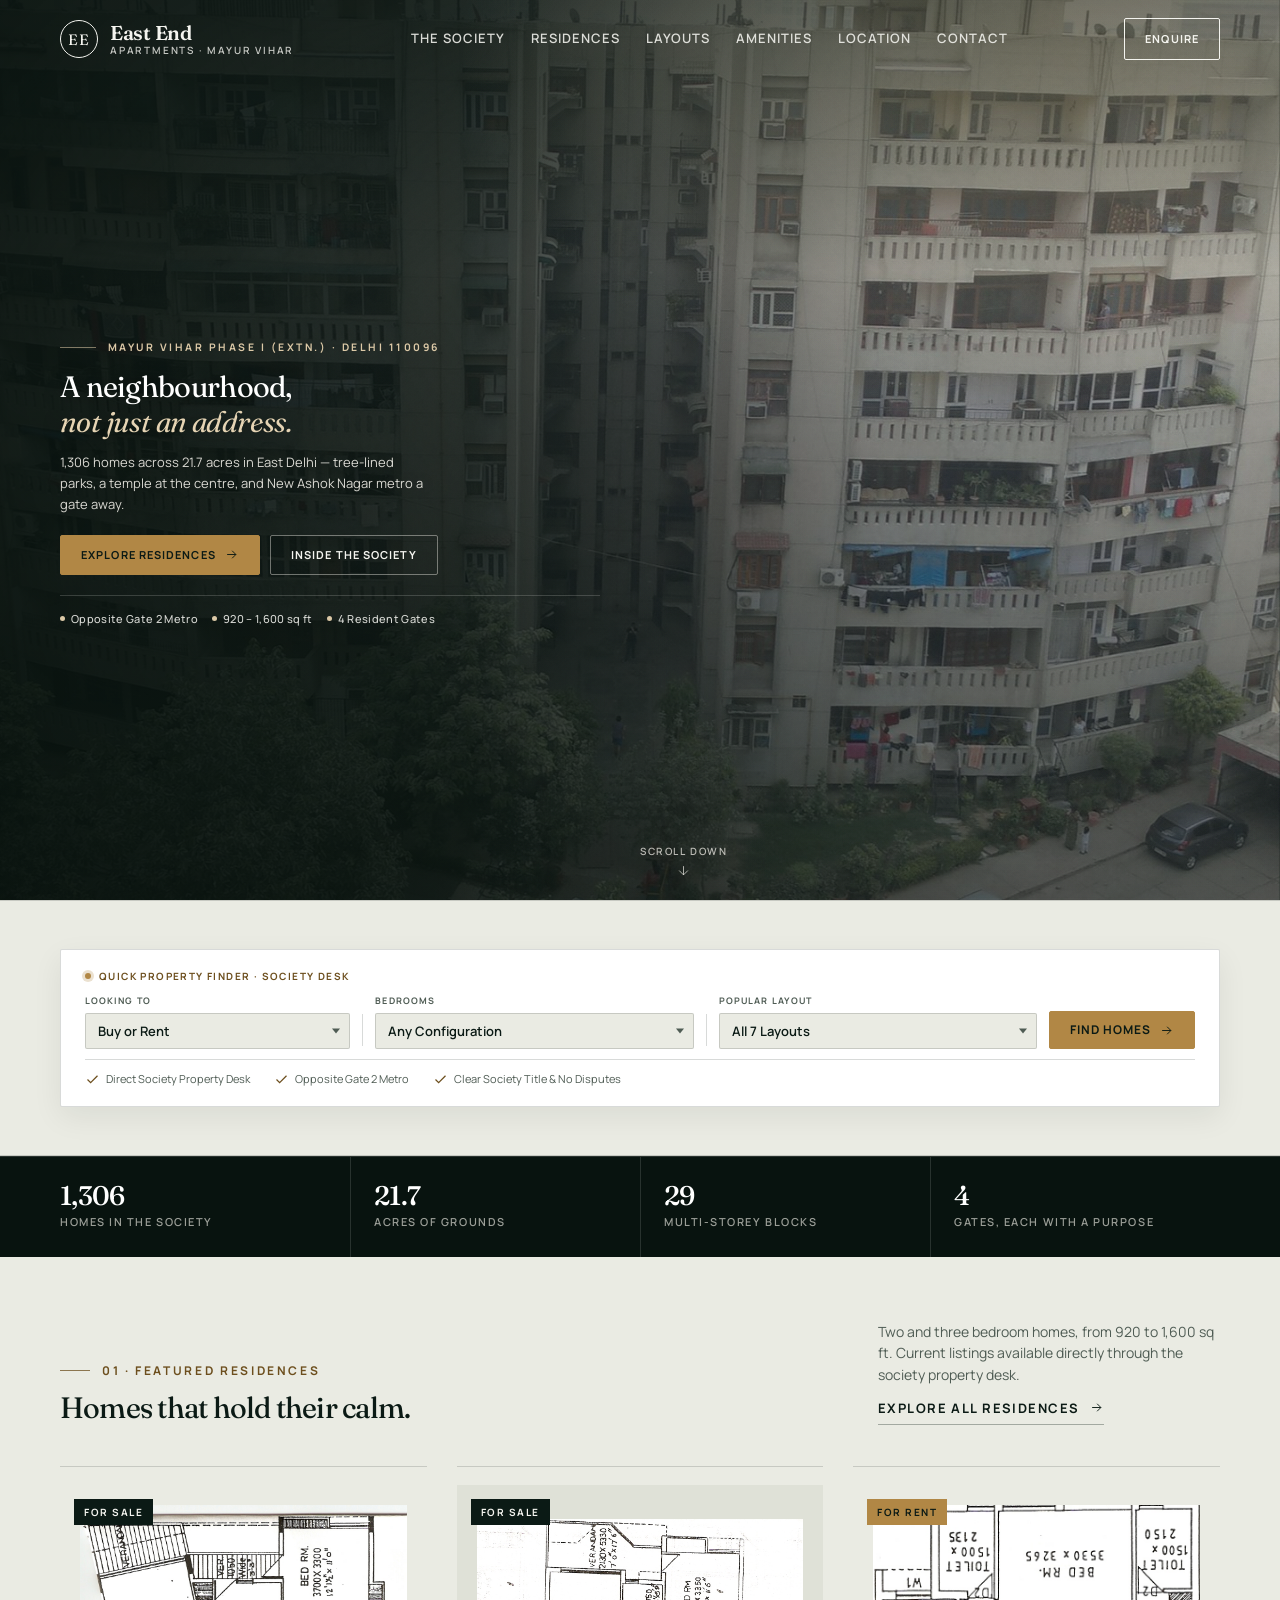
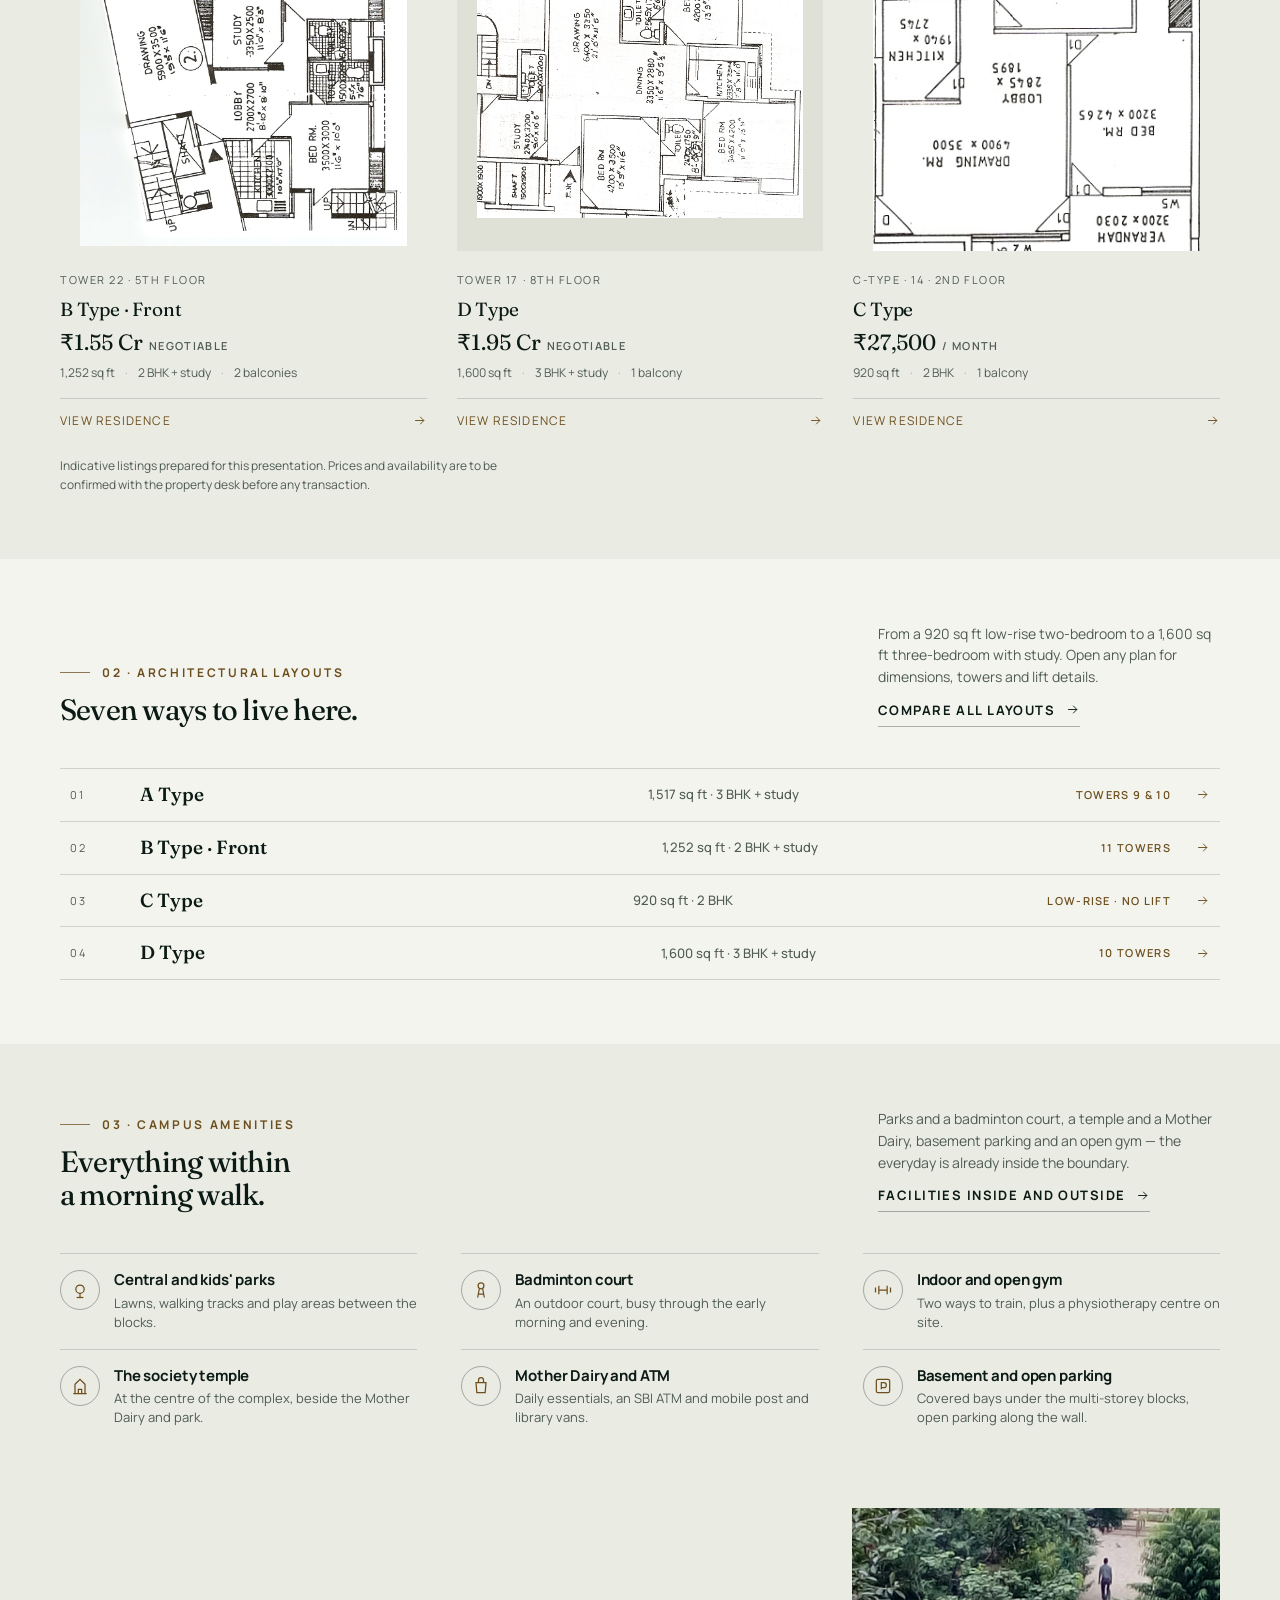
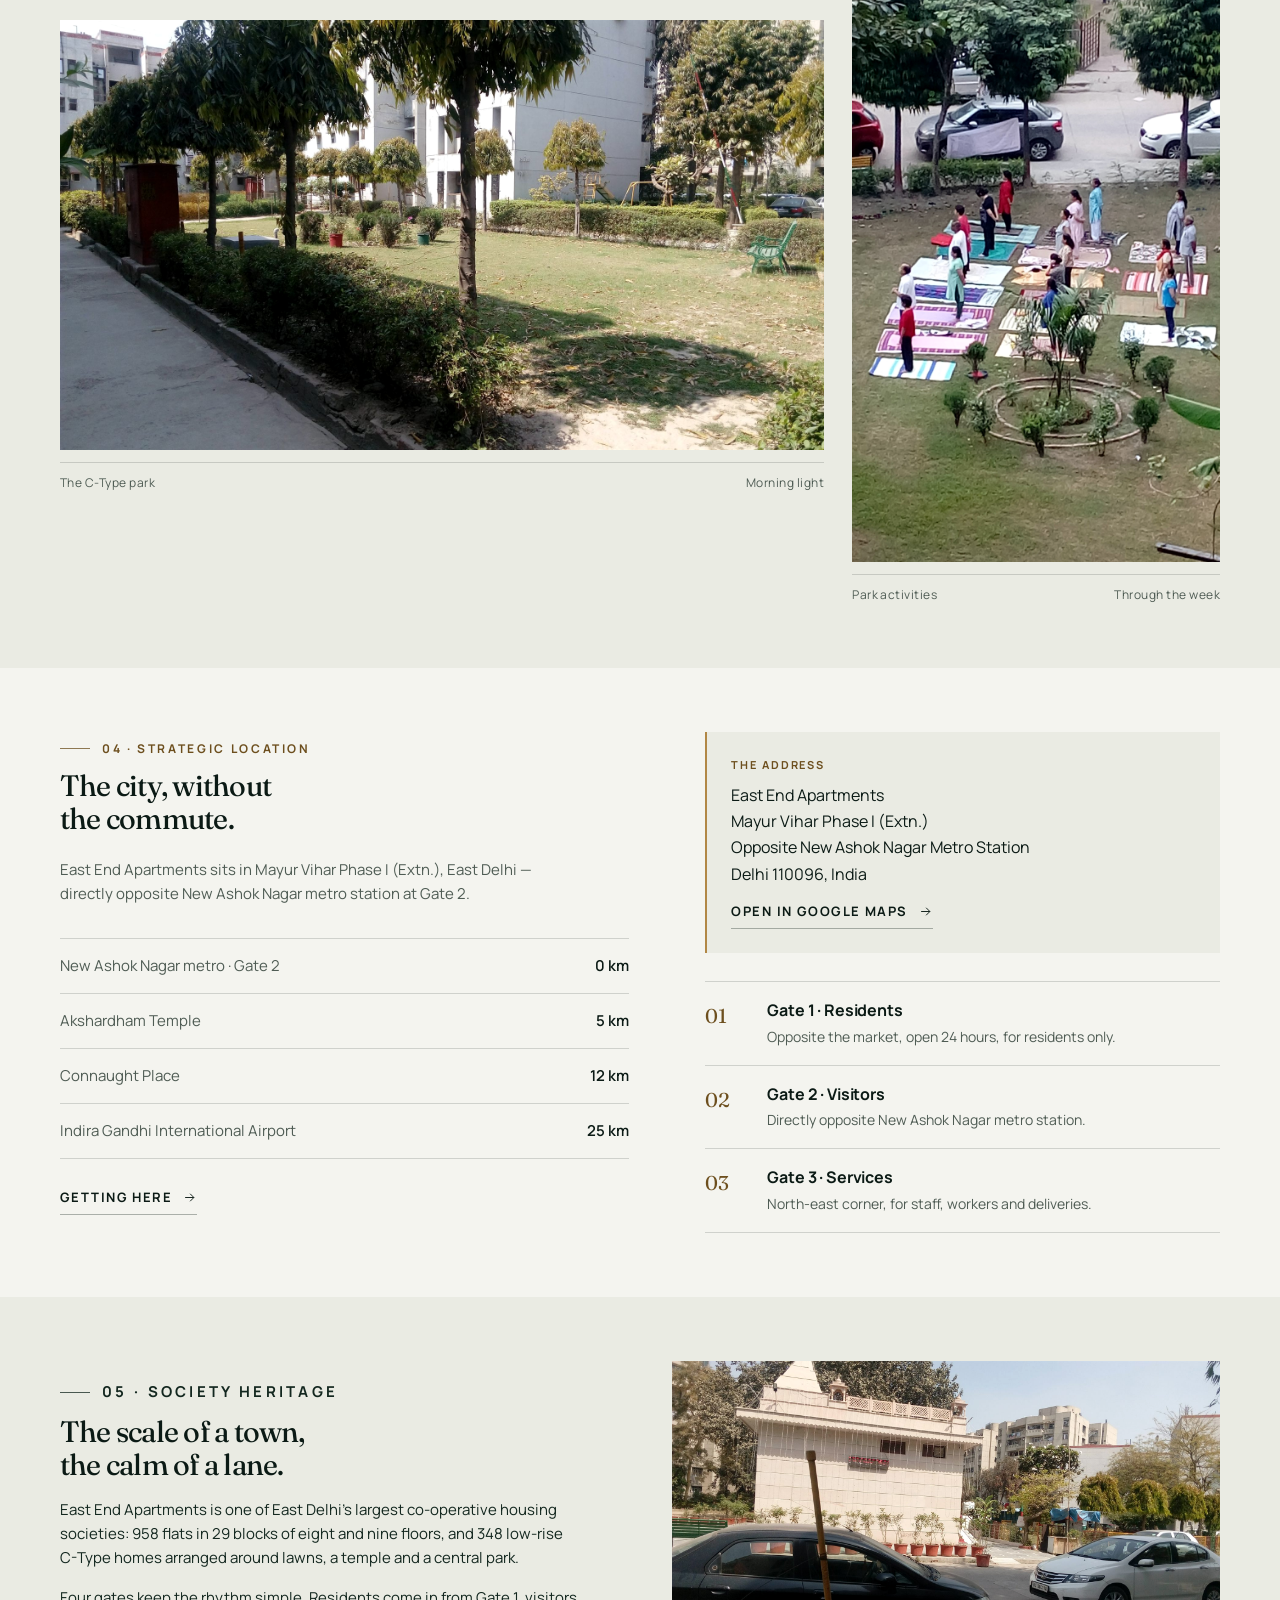
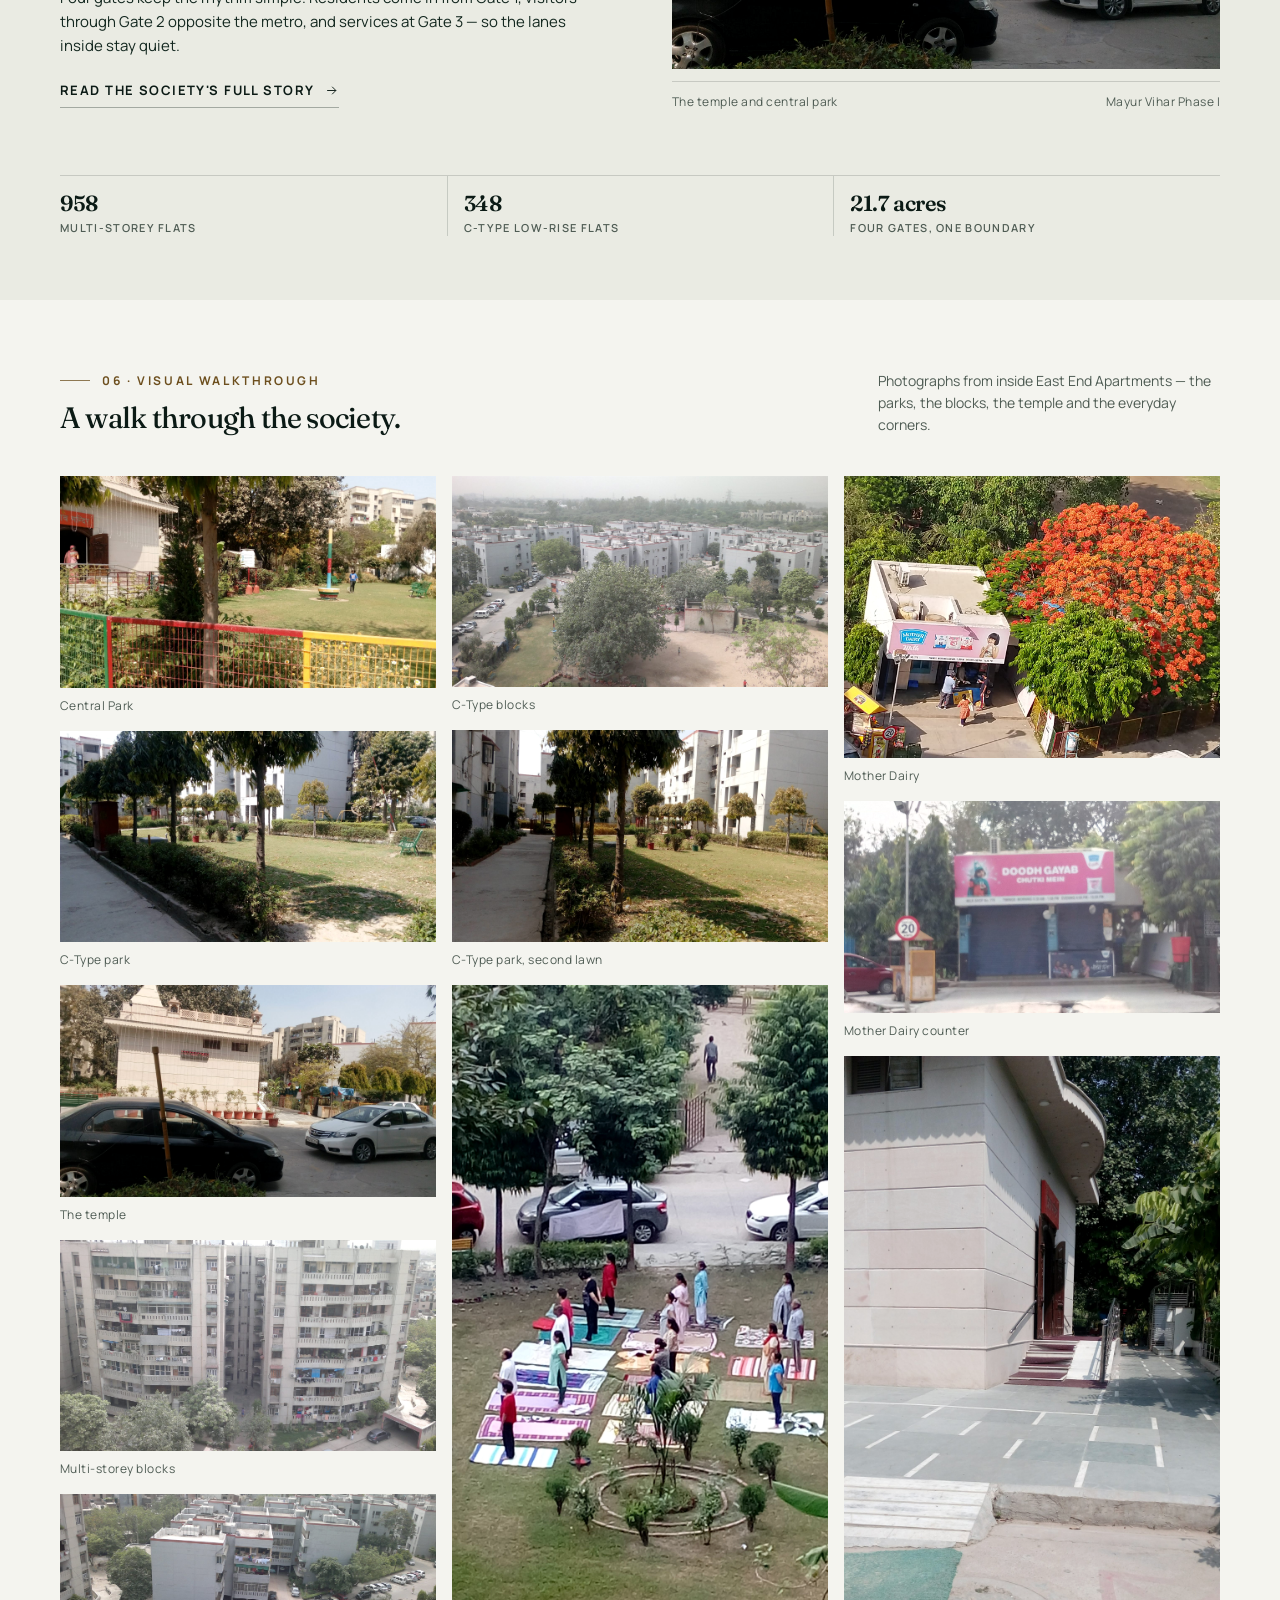
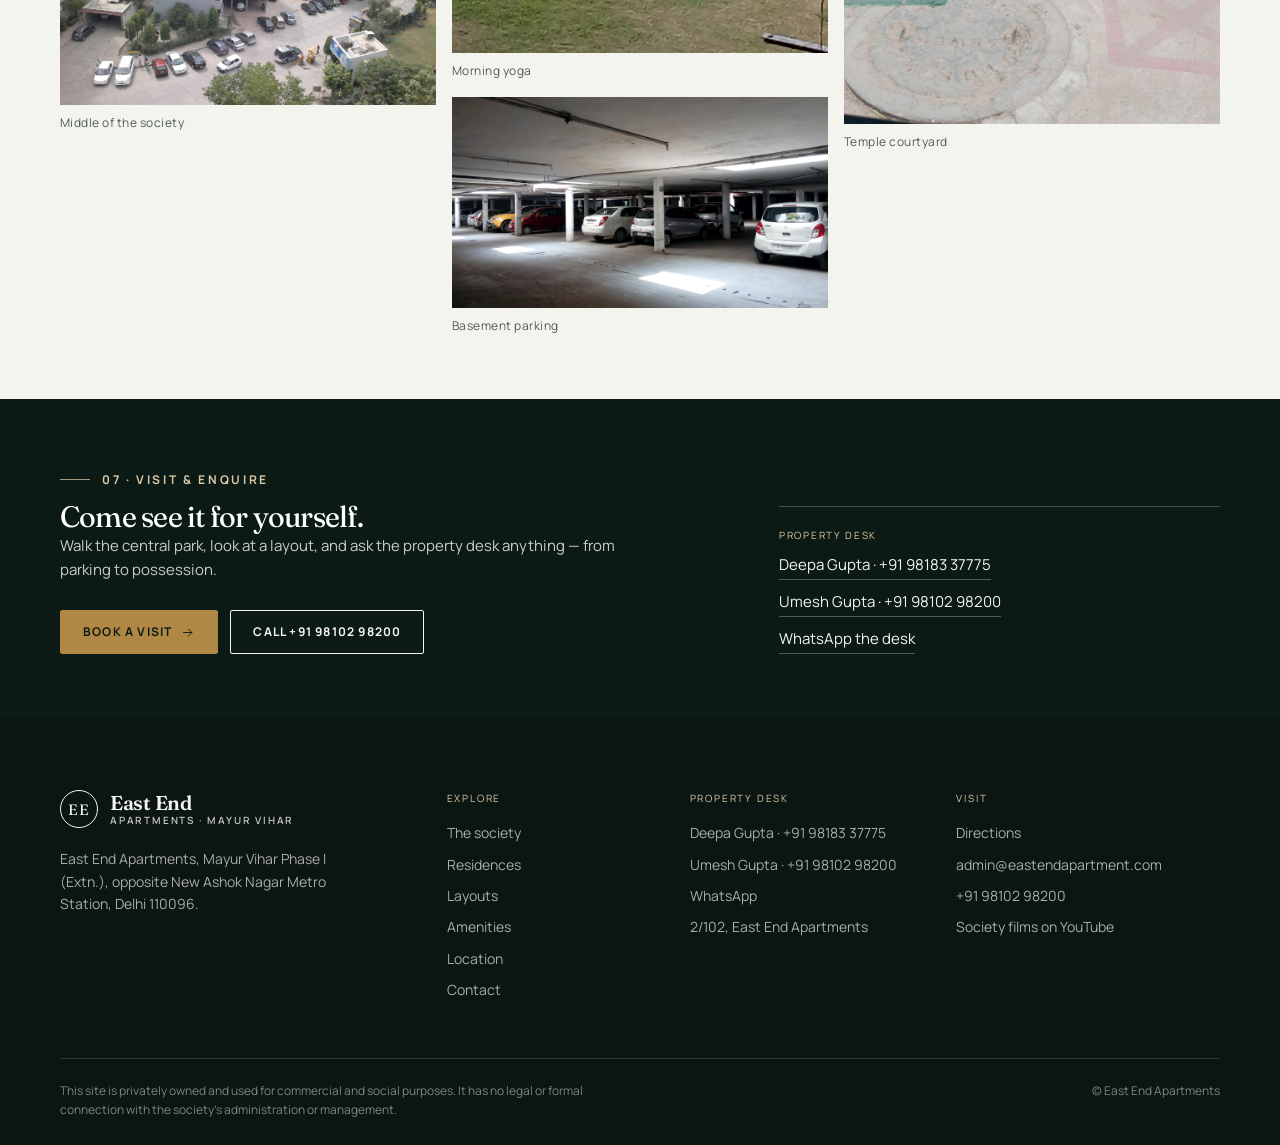
<file: index.html>
<!doctype html>
<html lang="en"><head>
<meta charset="utf-8">
<meta name="viewport" content="width=device-width, initial-scale=1, viewport-fit=cover">
<title>East End Apartments — A neighbourhood in Mayur Vihar, Delhi</title>
<meta name="description" content="East End Apartments, Mayur Vihar Phase I (Extn.): 1,306 homes across 21.7 acres, four gates, parks, a temple and New Ashok Nagar metro opposite Gate 2.">
<meta name="theme-color" content="#08130f">
<meta name="mobile-web-app-capable" content="yes">
<meta name="apple-mobile-web-app-capable" content="yes">
<meta name="apple-mobile-web-app-status-bar-style" content="black-translucent">
<link rel="icon" type="image/svg+xml" href="assets/favicon.svg">
<link rel="stylesheet" href="assets/css/layout.css">
<link rel="stylesheet" href="assets/css/site.css?v=11">
<script>document.documentElement.classList.add('js');</script>
<noscript><style>.reveal{opacity:1;transform:none}</style></noscript>
</head>
<body class="page-home">

<a class="skip-link" href="#main">Skip to content</a>

<header class="site-header">
  <div class="container header-inner">
    <a class="brand" href="index.html" aria-label="East End Apartments — home">
      <span class="brand-mark" aria-hidden="true">EE</span>
      <span class="brand-text">
        <span class="brand-name">East End</span>
        <span class="brand-sub">Apartments · Mayur Vihar</span>
      </span>
    </a>
    <nav class="nav" aria-label="Primary">
      <a href="society.html">The society</a>
      <a href="residences.html">Residences</a>
      <a href="layouts.html">Layouts</a>
      <a href="amenities.html">Amenities</a>
      <a href="location.html">Location</a>
      <a href="contact.html">Contact</a>
    </nav>
    <div class="header-actions">
      <a class="header-call-btn" href="tel:+919810298200" aria-label="Call Society Property Desk">
        <svg class="od-icon od-icon--sm" viewBox="0 0 24 24" fill="none" stroke="currentColor" stroke-width="1.8"><path d="M22 16.92v3a2 2 0 0 1-2.18 2 19.79 19.79 0 0 1-8.63-3.07 19.5 19.5 0 0 1-6-6 19.79 19.79 0 0 1-3.07-8.67A2 2 0 0 1 4.11 2h3a2 2 0 0 1 2 1.72 12.84 12.84 0 0 0 .7 2.81 2 2 0 0 1-.45 2.11L8.09 9.91a16 16 0 0 0 6 6l1.27-1.27a2 2 0 0 1 2.11-.45 12.84 12.84 0 0 0 2.81.7A2 2 0 0 1 22 16.92z"/></svg>
      </a>
      <a class="btn btn--outline header-cta" href="contact.html">Enquire</a>
      <button class="menu-btn" type="button" data-menu-toggle="" aria-expanded="false" aria-controls="mobile-nav" aria-label="Open menu">
        <svg class="od-icon od-icon--lg" viewBox="0 0 24 24" fill="none" stroke="currentColor" stroke-width="1.5" aria-hidden="true"><path d="M3 7h18M3 12h18M3 17h18"></path></svg>
      </button>
    </div>
  </div>
</header>

<div class="mobile-nav" id="mobile-nav" hidden="">
  <div class="mobile-sheet-handle" aria-hidden="true"></div>
  <div class="mobile-app-user-bar">
    <span class="brand-mark brand-mark--sm" aria-hidden="true">EE</span>
    <div>
      <span class="app-drawer-title">East End Apartments</span>
      <span class="app-drawer-sub">Mayur Vihar 1 · Society Portal</span>
    </div>
  </div>
  <ul>
    <li><a href="society.html">The society <svg class="od-icon od-icon--sm" viewBox="0 0 24 24" fill="none" stroke="currentColor" stroke-width="1.5" aria-hidden="true"><path d="M9 18l6-6-6-6"></path></svg></a></li>
    <li><a href="residences.html">Residences <svg class="od-icon od-icon--sm" viewBox="0 0 24 24" fill="none" stroke="currentColor" stroke-width="1.5" aria-hidden="true"><path d="M9 18l6-6-6-6"></path></svg></a></li>
    <li><a href="layouts.html">Layouts <svg class="od-icon od-icon--sm" viewBox="0 0 24 24" fill="none" stroke="currentColor" stroke-width="1.5" aria-hidden="true"><path d="M9 18l6-6-6-6"></path></svg></a></li>
    <li><a href="amenities.html">Amenities <svg class="od-icon od-icon--sm" viewBox="0 0 24 24" fill="none" stroke="currentColor" stroke-width="1.5" aria-hidden="true"><path d="M9 18l6-6-6-6"></path></svg></a></li>
    <li><a href="location.html">Location <svg class="od-icon od-icon--sm" viewBox="0 0 24 24" fill="none" stroke="currentColor" stroke-width="1.5" aria-hidden="true"><path d="M9 18l6-6-6-6"></path></svg></a></li>
    <li><a href="contact.html">Contact <svg class="od-icon od-icon--sm" viewBox="0 0 24 24" fill="none" stroke="currentColor" stroke-width="1.5" aria-hidden="true"><path d="M9 18l6-6-6-6"></path></svg></a></li>
  </ul>
  <div class="mobile-contact">
    <span>Direct Society Property Desk</span>
    <a class="mobile-call-pill" href="tel:+919810298200">
      <svg class="od-icon od-icon--sm" viewBox="0 0 24 24" fill="none" stroke="currentColor" stroke-width="1.8"><path d="M22 16.92v3a2 2 0 0 1-2.18 2 19.79 19.79 0 0 1-8.63-3.07 19.5 19.5 0 0 1-6-6 19.79 19.79 0 0 1-3.07-8.67A2 2 0 0 1 4.11 2h3a2 2 0 0 1 2 1.72 12.84 12.84 0 0 0 .7 2.81 2 2 0 0 1-.45 2.11L8.09 9.91a16 16 0 0 0 6 6l1.27-1.27a2 2 0 0 1 2.11-.45 12.84 12.84 0 0 0 2.81.7A2 2 0 0 1 22 16.92z"/></svg>
      <strong>+91 98102 98200</strong>
    </a>
    <a href="mailto:admin@eastendapartment.com">admin@eastendapartment.com</a>
  </div>
</div>

<main id="main">

  <section class="hero on-dark">
    <img class="hero-media hero-anim-media" src="assets/society/multi-storey.jpg" alt="East End Apartments multi-storey blocks" width="1800" height="1010" fetchpriority="high" decoding="async">
    <div class="hero-scrim"></div>
    <div class="container hero-inner">
      <div class="hero-content">
        <p class="eyebrow hero-anim-1">Mayur Vihar Phase I (Extn.) · Delhi 110096</p>
        <h1 class="hero-anim-2">A neighbourhood, <em>not just an address.</em></h1>
        <p class="hero-lead hero-anim-3">1,306 homes across 21.7 acres in East Delhi — tree-lined parks, a temple at the centre, and New Ashok Nagar metro a gate away.</p>
        <div class="hero-actions hero-anim-4">
          <a class="btn btn--brass" href="residences.html">Explore residences
            <svg class="od-icon od-icon--sm" viewBox="0 0 24 24" fill="none" stroke="currentColor" stroke-width="1.5" aria-hidden="true"><path d="M5 12h14M13 6l6 6-6 6"></path></svg>
          </a>
          <a class="btn btn--outline" href="society.html">Inside the society</a>
        </div>
        <div class="hero-chips hero-anim-5">
          <span class="hero-chip"><span class="chip-dot"></span> Opposite Gate 2 Metro</span>
          <span class="hero-chip"><span class="chip-dot"></span> 920 – 1,600 sq ft</span>
          <span class="hero-chip"><span class="chip-dot"></span> 4 Resident Gates</span>
        </div>
      </div>
    </div>
    <a class="hero-scroll-cue hero-anim-6" href="#property-finder" aria-label="Scroll to property finder">
      <span>Scroll down</span>
      <svg class="od-icon od-icon--sm" viewBox="0 0 24 24" fill="none" stroke="currentColor" stroke-width="1.5"><path d="M12 5v14M19 12l-7 7-7-7"/></svg>
    </a>
  </section>

  <!-- Quick Property Finder Bar (Positioned cleanly below the hero) -->
  <section class="finder-strip" id="property-finder" aria-label="Quick Property Finder">
    <div class="container">
      <div class="finder-card">
        <p class="search-kicker"><span class="search-kicker-dot"></span> Quick Property Finder · Society Desk</p>
        <form class="quick-search-form" action="residences.html" method="get">
          <div class="search-field">
            <label for="qs-mode">Looking to</label>
            <div class="search-select-wrap">
              <select id="qs-mode" name="mode">
                <option value="all">Buy or Rent</option>
                <option value="sale">Buy a Flat</option>
                <option value="rent">Rent a Flat</option>
              </select>
            </div>
          </div>
          <div class="search-divider" aria-hidden="true"></div>
          <div class="search-field">
            <label for="qs-bhk">Bedrooms</label>
            <div class="search-select-wrap">
              <select id="qs-bhk" name="bhk">
                <option value="all">Any Configuration</option>
                <option value="2">2 BHK / 2 BHK + Study</option>
                <option value="3">3 BHK / 3 BHK + Study</option>
              </select>
            </div>
          </div>
          <div class="search-divider" aria-hidden="true"></div>
          <div class="search-field">
            <label for="qs-layout">Popular Layout</label>
            <div class="search-select-wrap">
              <select id="qs-layout" name="layout">
                <option value="">All 7 Layouts</option>
                <option value="b-front">B Type Front (1,252 sq ft)</option>
                <option value="a">A Type (1,517 sq ft)</option>
                <option value="d">D Type (1,600 sq ft)</option>
                <option value="c">C Type Low-rise (920 sq ft)</option>
              </select>
            </div>
          </div>
          <div class="search-action">
            <button type="submit" class="btn btn--brass search-submit-btn">
              <span>Find Homes</span>
              <svg class="od-icon od-icon--sm" viewBox="0 0 24 24" fill="none" stroke="currentColor" stroke-width="1.5" aria-hidden="true"><path d="M5 12h14M13 6l6 6-6 6"></path></svg>
            </button>
          </div>
        </form>
        <div class="search-perks">
          <span><svg class="od-icon od-icon--sm" viewBox="0 0 24 24" fill="none" stroke="currentColor" stroke-width="2"><path d="M20 6L9 17l-5-5"></path></svg> Direct Society Property Desk</span>
          <span><svg class="od-icon od-icon--sm" viewBox="0 0 24 24" fill="none" stroke="currentColor" stroke-width="2"><path d="M20 6L9 17l-5-5"></path></svg> Opposite Gate 2 Metro</span>
          <span><svg class="od-icon od-icon--sm" viewBox="0 0 24 24" fill="none" stroke="currentColor" stroke-width="2"><path d="M20 6L9 17l-5-5"></path></svg> Clear Society Title &amp; No Disputes</span>
        </div>
      </div>
    </div>
  </section>

  <div class="stats-strip">
    <div class="container stats">
      <div class="stat"><b>1,306</b><span>Homes in the society</span></div>
      <div class="stat"><b>21.7</b><span>Acres of grounds</span></div>
      <div class="stat"><b>29</b><span>Multi-storey blocks</span></div>
      <div class="stat"><b>4</b><span>Gates, each with a purpose</span></div>
    </div>
  </div>

  <!-- 01 · Featured Residences -->
  <section class="section section--paper2">
    <div class="container">
      <div class="sec-head reveal">
        <div>
          <p class="eyebrow">01 · Featured Residences</p>
          <h2>Homes that hold their calm.</h2>
        </div>
        <div class="sec-aside">
          <p>Two and three bedroom homes, from 920 to 1,600 sq ft. Current listings available directly through the society property desk.</p>
          <a class="link-arrow" href="residences.html">Explore all residences
            <svg class="od-icon od-icon--sm" viewBox="0 0 24 24" fill="none" stroke="currentColor" stroke-width="1.5" aria-hidden="true"><path d="M5 12h14M13 6l6 6-6 6"></path></svg>
          </a>
        </div>
      </div>
      <div class="listings" id="featured-listings"></div>
      <p class="grid-note">Indicative listings prepared for this presentation. Prices and availability are to be confirmed with the property desk before any transaction.</p>
    </div>
  </section>

  <!-- 02 · Architectural Layouts -->
  <section class="section">
    <div class="container">
      <div class="sec-head reveal">
        <div>
          <p class="eyebrow">02 · Architectural Layouts</p>
          <h2>Seven ways to live here.</h2>
        </div>
        <div class="sec-aside">
          <p>From a 920 sq ft low-rise two-bedroom to a 1,600 sq ft three-bedroom with study. Open any plan for dimensions, towers and lift details.</p>
          <a class="link-arrow" href="layouts.html">Compare all layouts
            <svg class="od-icon od-icon--sm" viewBox="0 0 24 24" fill="none" stroke="currentColor" stroke-width="1.5" aria-hidden="true"><path d="M5 12h14M13 6l6 6-6 6"></path></svg>
          </a>
        </div>
      </div>
      <div class="layout-rows reveal">
        <button class="layout-row" type="button" data-layout="a">
          <span class="idx">01</span>
          <span class="nm">A Type</span>
          <span class="ar">1,517 sq ft · 3 BHK + study</span>
          <span class="bh">Towers 9 &amp; 10</span>
          <svg class="od-icon od-icon--sm" viewBox="0 0 24 24" fill="none" stroke="currentColor" stroke-width="1.5" aria-hidden="true"><path d="M5 12h14M13 6l6 6-6 6"></path></svg>
        </button>
        <button class="layout-row" type="button" data-layout="b-front">
          <span class="idx">02</span>
          <span class="nm">B Type · Front</span>
          <span class="ar">1,252 sq ft · 2 BHK + study</span>
          <span class="bh">11 towers</span>
          <svg class="od-icon od-icon--sm" viewBox="0 0 24 24" fill="none" stroke="currentColor" stroke-width="1.5" aria-hidden="true"><path d="M5 12h14M13 6l6 6-6 6"></path></svg>
        </button>
        <button class="layout-row" type="button" data-layout="c">
          <span class="idx">03</span>
          <span class="nm">C Type</span>
          <span class="ar">920 sq ft · 2 BHK</span>
          <span class="bh">Low-rise · no lift</span>
          <svg class="od-icon od-icon--sm" viewBox="0 0 24 24" fill="none" stroke="currentColor" stroke-width="1.5" aria-hidden="true"><path d="M5 12h14M13 6l6 6-6 6"></path></svg>
        </button>
        <button class="layout-row" type="button" data-layout="d">
          <span class="idx">04</span>
          <span class="nm">D Type</span>
          <span class="ar">1,600 sq ft · 3 BHK + study</span>
          <span class="bh">10 towers</span>
          <svg class="od-icon od-icon--sm" viewBox="0 0 24 24" fill="none" stroke="currentColor" stroke-width="1.5" aria-hidden="true"><path d="M5 12h14M13 6l6 6-6 6"></path></svg>
        </button>
      </div>
    </div>
  </section>

  <!-- 03 · Campus Amenities -->
  <section class="section section--paper2">
    <div class="container">
      <div class="sec-head reveal">
        <div>
          <p class="eyebrow">03 · Campus Amenities</p>
          <h2>Everything within a morning walk.</h2>
        </div>
        <div class="sec-aside">
          <p>Parks and a badminton court, a temple and a Mother Dairy, basement parking and an open gym — the everyday is already inside the boundary.</p>
          <a class="link-arrow" href="amenities.html">Facilities inside and outside
            <svg class="od-icon od-icon--sm" viewBox="0 0 24 24" fill="none" stroke="currentColor" stroke-width="1.5" aria-hidden="true"><path d="M5 12h14M13 6l6 6-6 6"></path></svg>
          </a>
        </div>
      </div>
      <div class="amenity-grid reveal">
        <div class="amenity">
          <span class="amenity-icon"><svg class="od-icon od-icon--lg" viewBox="0 0 24 24" fill="none" stroke="currentColor" stroke-width="1.5" aria-hidden="true"><path d="M12 21v-5"></path><path d="M12 16a5 5 0 1 0 0-10 5 5 0 0 0 0 10Z"></path><path d="M8 21h8"></path></svg></span>
          <div><h3>Central and kids' parks</h3><p>Lawns, walking tracks and play areas between the blocks.</p></div>
        </div>
        <div class="amenity">
          <span class="amenity-icon"><svg class="od-icon od-icon--lg" viewBox="0 0 24 24" fill="none" stroke="currentColor" stroke-width="1.5" aria-hidden="true"><circle cx="12" cy="7" r="3.5"></circle><path d="M10 10.5 8 21M14 10.5l2 10.5M8.5 17h7"></path></svg></span>
          <div><h3>Badminton court</h3><p>An outdoor court, busy through the early morning and evening.</p></div>
        </div>
        <div class="amenity">
          <span class="amenity-icon"><svg class="od-icon od-icon--lg" viewBox="0 0 24 24" fill="none" stroke="currentColor" stroke-width="1.5" aria-hidden="true"><path d="M3 9v6M7 7v10M17 7v10M21 9v6M7 12h10"></path></svg></span>
          <div><h3>Indoor and open gym</h3><p>Two ways to train, plus a physiotherapy centre on site.</p></div>
        </div>
        <div class="amenity">
          <span class="amenity-icon"><svg class="od-icon od-icon--lg" viewBox="0 0 24 24" fill="none" stroke="currentColor" stroke-width="1.5" aria-hidden="true"><path d="M4 21h16M6 21V10l6-6 6 6v11"></path><path d="M10 21v-5h4v5"></path></svg></span>
          <div><h3>The society temple</h3><p>At the centre of the complex, beside the Mother Dairy and park.</p></div>
        </div>
        <div class="amenity">
          <span class="amenity-icon"><svg class="od-icon od-icon--lg" viewBox="0 0 24 24" fill="none" stroke="currentColor" stroke-width="1.5" aria-hidden="true"><path d="M6 8h12l-1 12H7L6 8Z"></path><path d="M9 8V5a3 3 0 0 1 6 0v3"></path></svg></span>
          <div><h3>Mother Dairy and ATM</h3><p>Daily essentials, an SBI ATM and mobile post and library vans.</p></div>
        </div>
        <div class="amenity">
          <span class="amenity-icon"><svg class="od-icon od-icon--lg" viewBox="0 0 24 24" fill="none" stroke="currentColor" stroke-width="1.5" aria-hidden="true"><rect x="4" y="4" width="16" height="16" rx="2"></rect><path d="M10 16V8h3a3 3 0 0 1 0 6h-3"></path></svg></span>
          <div><h3>Basement and open parking</h3><p>Covered bays under the multi-storey blocks, open parking along the wall.</p></div>
        </div>
      </div>
      <div class="amenity-band reveal">
        <figure class="figure">
          <img src="assets/society/c-park.jpg" alt="The C-Type park at East End Apartments" width="1800" height="1012" loading="lazy" decoding="async">
          <figcaption><span>The C-Type park</span><span>Morning light</span></figcaption>
        </figure>
        <figure class="figure">
          <img src="assets/society/yoga.jpg" alt="Morning yoga in the society park" width="1800" height="3200" loading="lazy" decoding="async">
          <figcaption><span>Park activities</span><span>Through the week</span></figcaption>
        </figure>
      </div>
    </div>
  </section>

  <!-- 04 · Strategic Location -->
  <section class="section">
    <div class="container location-split reveal">
      <div>
        <p class="eyebrow">04 · Strategic Location</p>
        <h2>The city, without the commute.</h2>
        <p class="lead">East End Apartments sits in Mayur Vihar Phase I (Extn.), East Delhi — directly opposite New Ashok Nagar metro station at Gate 2.</p>
        <div>
          <ul class="distance-list">
            <li class="distance"><span>New Ashok Nagar metro · Gate 2</span><b>0 km</b></li>
            <li class="distance"><span>Akshardham Temple</span><b>5 km</b></li>
            <li class="distance"><span>Connaught Place</span><b>12 km</b></li>
            <li class="distance"><span>Indira Gandhi International Airport</span><b>25 km</b></li>
          </ul>
        </div>
        <p class="split-link"><a class="link-arrow" href="location.html">Getting here
          <svg class="od-icon od-icon--sm" viewBox="0 0 24 24" fill="none" stroke="currentColor" stroke-width="1.5" aria-hidden="true"><path d="M5 12h14M13 6l6 6-6 6"></path></svg>
        </a></p>
      </div>
      <div>
        <div class="address-block">
          <span class="k">The address</span>
          <p>East End Apartments<br>Mayur Vihar Phase I (Extn.)<br>Opposite New Ashok Nagar Metro Station<br>Delhi 110096, India</p>
          <a class="link-arrow" href="https://maps.google.com/?q=East+End+Apartments+Mayur+Vihar+Phase+I+Delhi" target="_blank" rel="noopener">Open in Google Maps
            <svg class="od-icon od-icon--sm" viewBox="0 0 24 24" fill="none" stroke="currentColor" stroke-width="1.5" aria-hidden="true"><path d="M5 12h14M13 6l6 6-6 6"></path></svg>
          </a>
        </div>
        <div class="gate-list">
          <div class="gate"><span class="g-num">01</span><div><h3>Gate 1 · Residents</h3><p>Opposite the market, open 24 hours, for residents only.</p></div></div>
          <div class="gate"><span class="g-num">02</span><div><h3>Gate 2 · Visitors</h3><p>Directly opposite New Ashok Nagar metro station.</p></div></div>
          <div class="gate"><span class="g-num">03</span><div><h3>Gate 3 · Services</h3><p>North-east corner, for staff, workers and deliveries.</p></div></div>
        </div>
      </div>
    </div>
  </section>

  <!-- 05 · Society Heritage -->
  <section class="section section--paper2">
    <div class="container editorial reveal">
      <div>
        <p class="eyebrow">05 · Society Heritage</p>
        <h2>The scale of a town, the calm of a lane.</h2>
        <p>East End Apartments is one of East Delhi's largest co-operative housing societies: 958 flats in 29 blocks of eight and nine floors, and 348 low-rise C-Type homes arranged around lawns, a temple and a central park.</p>
        <p>Four gates keep the rhythm simple. Residents come in from Gate 1, visitors through Gate 2 opposite the metro, and services at Gate 3 — so the lanes inside stay quiet.</p>
        <a class="link-arrow" href="society.html">Read the society's full story
          <svg class="od-icon od-icon--sm" viewBox="0 0 24 24" fill="none" stroke="currentColor" stroke-width="1.5" aria-hidden="true"><path d="M5 12h14M13 6l6 6-6 6"></path></svg>
        </a>
      </div>
      <figure class="figure">
        <img src="assets/society/temple.jpg" alt="The temple at the centre of East End Apartments" width="1800" height="1012" loading="lazy" decoding="async">
        <figcaption><span>The temple and central park</span><span>Mayur Vihar Phase I</span></figcaption>
      </figure>
    </div>
    <div class="container">
      <div class="fact-strip reveal">
        <div class="fact"><b>958</b><span>Multi-storey flats</span></div>
        <div class="fact"><b>348</b><span>C-Type low-rise flats</span></div>
        <div class="fact"><b>21.7 acres</b><span>Four gates, one boundary</span></div>
      </div>
    </div>
  </section>

  <!-- 06 · Visual Walkthrough -->
  <section class="section">
    <div class="container">
      <div class="sec-head reveal">
        <div>
          <p class="eyebrow">06 · Visual Walkthrough</p>
          <h2>A walk through the society.</h2>
        </div>
        <div class="sec-aside">
          <p>Photographs from inside East End Apartments — the parks, the blocks, the temple and the everyday corners.</p>
        </div>
      </div>
      <div class="gallery" id="gallery-grid"></div>
    </div>
  </section>

  <!-- 07 · Visit & Enquire -->
  <section class="cta on-dark">
    <div class="container cta-grid">
      <div class="reveal">
        <p class="eyebrow">07 · Visit &amp; Enquire</p>
        <h2>Come see it for yourself.</h2>
        <p class="lead">Walk the central park, look at a layout, and ask the property desk anything — from parking to possession.</p>
        <div class="cta-actions">
          <a class="btn btn--brass" href="contact.html">Book a visit
            <svg class="od-icon od-icon--sm" viewBox="0 0 24 24" fill="none" stroke="currentColor" stroke-width="1.5" aria-hidden="true"><path d="M5 12h14M13 6l6 6-6 6"></path></svg>
          </a>
          <a class="btn btn--outline" href="tel:+919810298200">Call +91 98102 98200</a>
        </div>
      </div>
      <div class="cta-contact reveal">
        <span class="k">Property desk</span>
        <a href="tel:+919818337775">Deepa Gupta · +91 98183 37775</a>
        <a href="tel:+919810298200">Umesh Gupta · +91 98102 98200</a>
        <a href="https://wa.me/919818337775" target="_blank" rel="noopener">WhatsApp the desk</a>
      </div>
    </div>
  </section>

</main>

<footer class="site-footer">
  <div class="container">
    <div class="footer-grid">
      <div class="footer-brand">
        <a class="brand" href="index.html" aria-label="East End Apartments — home">
          <span class="brand-mark" aria-hidden="true">EE</span>
          <span class="brand-text">
            <span class="brand-name">East End</span>
            <span class="brand-sub">Apartments · Mayur Vihar</span>
          </span>
        </a>
        <p>East End Apartments, Mayur Vihar Phase I (Extn.), opposite New Ashok Nagar Metro Station, Delhi 110096.</p>
      </div>
      <div>
        <p class="footer-heading">Explore</p>
        <ul class="footer-list">
          <li><a href="society.html">The society</a></li>
          <li><a href="residences.html">Residences</a></li>
          <li><a href="layouts.html">Layouts</a></li>
          <li><a href="amenities.html">Amenities</a></li>
          <li><a href="location.html">Location</a></li>
          <li><a href="contact.html">Contact</a></li>
        </ul>
      </div>
      <div>
        <p class="footer-heading">Property desk</p>
        <ul class="footer-list">
          <li><a href="tel:+919818337775">Deepa Gupta · +91 98183 37775</a></li>
          <li><a href="tel:+919810298200">Umesh Gupta · +91 98102 98200</a></li>
          <li><a href="https://wa.me/919818337775" target="_blank" rel="noopener">WhatsApp</a></li>
          <li>2/102, East End Apartments</li>
        </ul>
      </div>
      <div>
        <p class="footer-heading">Visit</p>
        <ul class="footer-list">
          <li><a href="https://maps.google.com/?q=East+End+Apartments+Mayur+Vihar+Phase+I+Delhi" target="_blank" rel="noopener">Directions</a></li>
          <li><a href="mailto:admin@eastendapartment.com">admin@eastendapartment.com</a></li>
          <li><a href="tel:+919810298200">+91 98102 98200</a></li>
          <li><a href="https://www.youtube.com/channel/UCiYw7GojMymDLBtzY43Pp6A/videos" target="_blank" rel="noopener">Society films on YouTube</a></li>
        </ul>
      </div>
    </div>
    <div class="footer-bottom">
      <p>This site is privately owned and used for commercial and social purposes. It has no legal or formal connection with the society's administration or management.</p>
      <p>© East End Apartments</p>
    </div>
  </div>
</footer>

<dialog class="dialog" id="listing-dialog" aria-labelledby="listing-dialog-title">
  <button class="dialog-close" type="button" data-close-dialog="" aria-label="Close residence details">
    <svg class="od-icon od-icon--md" viewBox="0 0 24 24" fill="none" stroke="currentColor" stroke-width="1.5" aria-hidden="true"><path d="M6 6l12 12M18 6L6 18"></path></svg>
  </button>
  <div class="dialog-shell">
    <div class="dialog-media">
      <img data-ld-img="" src="assets/plans/b-front.jpg" alt="B Type floor plan" width="1002" height="1048">
    </div>
    <div class="dialog-body">
      <p class="eyebrow" data-ld-kicker="">For sale</p>
      <h2 id="listing-dialog-title" data-ld-name="">B Type · Front</h2>
      <p class="dialog-price" data-ld-price=""></p>
      <p class="lead" data-ld-note=""></p>
      <div class="spec-list" data-ld-specs=""></div>
      <p class="form-note" data-ld-ref=""></p>
      <div class="dialog-actions">
        <a class="btn btn--primary" data-ld-cta="" href="contact.html?interest=buy">Request a viewing
          <svg class="od-icon od-icon--sm" viewBox="0 0 24 24" fill="none" stroke="currentColor" stroke-width="1.5" aria-hidden="true"><path d="M5 12h14M13 6l6 6-6 6"></path></svg>
        </a>
        <a class="btn btn--outline" href="tel:+919810298200">Call the desk</a>
      </div>
    </div>
  </div>
</dialog>

<dialog class="dialog" id="layout-dialog" aria-labelledby="layout-dialog-title">
  <button class="dialog-close" type="button" data-close-dialog="" aria-label="Close layout details">
    <svg class="od-icon od-icon--md" viewBox="0 0 24 24" fill="none" stroke="currentColor" stroke-width="1.5" aria-hidden="true"><path d="M6 6l12 12M18 6L6 18"></path></svg>
  </button>
  <div class="dialog-shell">
    <div class="dialog-media">
      <img data-ly-img="" src="assets/plans/a-type.jpg" alt="A Type floor plan" width="1026" height="1096">
    </div>
    <div class="dialog-body">
      <p class="eyebrow">Floor plan</p>
      <h2 id="layout-dialog-title" data-ly-name="">A Type</h2>
      <p class="lead" data-ly-summary=""></p>
      <div class="spec-list" data-ly-specs=""></div>
      <div class="dialog-actions">
        <a class="btn btn--primary" data-ly-cta="" href="contact.html?interest=buy">Enquire about this layout
          <svg class="od-icon od-icon--sm" viewBox="0 0 24 24" fill="none" stroke="currentColor" stroke-width="1.5" aria-hidden="true"><path d="M5 12h14M13 6l6 6-6 6"></path></svg>
        </a>
        <a class="btn btn--outline" href="layouts.html">Compare layouts</a>
      </div>
    </div>
  </div>
</dialog>

<dialog class="gallery-dialog" id="gallery-dialog" aria-labelledby="gallery-dialog-title">
  <button class="dialog-close" type="button" data-close-dialog="" aria-label="Close photo viewer">
    <svg class="od-icon od-icon--md" viewBox="0 0 24 24" fill="none" stroke="currentColor" stroke-width="1.5" aria-hidden="true"><path d="M6 6l12 12M18 6L6 18"></path></svg>
  </button>
  <div class="gallery-dialog-inner">
    <div class="gallery-stage">
      <img data-g-img="" src="assets/society/central-park.jpg" alt="Central Park at East End Apartments" width="1800" height="1012">
    </div>
    <div class="gallery-caption">
      <p><b id="gallery-dialog-title" data-g-title=""></b><span data-g-caption=""></span></p>
      <div class="gallery-nav">
        <span class="gallery-count" data-g-count=""></span>
        <button type="button" data-g-prev="" aria-label="Previous photo">
          <svg class="od-icon od-icon--md" viewBox="0 0 24 24" fill="none" stroke="currentColor" stroke-width="1.5" aria-hidden="true"><path d="M19 12H5M11 6l-6 6 6 6"></path></svg>
        </button>
        <button type="button" data-g-next="" aria-label="Next photo">
          <svg class="od-icon od-icon--md" viewBox="0 0 24 24" fill="none" stroke="currentColor" stroke-width="1.5" aria-hidden="true"><path d="M5 12h14M13 6l6 6-6 6"></path></svg>
        </button>
      </div>
    </div>
  </div>
</dialog>

<!-- Native Mobile App Bottom Tab Bar -->
<nav class="app-tabbar" aria-label="Mobile Application Navigation">
  <a href="index.html" class="app-tab is-active" aria-current="page">
    <svg class="app-tab-icon" viewBox="0 0 24 24" fill="none" stroke="currentColor" stroke-width="1.8" aria-hidden="true">
      <path d="M3 10.5L12 3l9 7.5V20a1.5 1.5 0 0 1-1.5 1.5H4.5A1.5 1.5 0 0 1 3 20v-9.5z"/>
      <path d="M9 21V12h6v9"/>
    </svg>
    <span class="app-tab-label">Home</span>
  </a>
  <a href="residences.html" class="app-tab">
    <svg class="app-tab-icon" viewBox="0 0 24 24" fill="none" stroke="currentColor" stroke-width="1.8" aria-hidden="true">
      <path d="M3 21h18M5 21V5a2 2 0 0 1 2-2h10a2 2 0 0 1 2 2v16M9 8h2M9 12h2M9 16h2M13 8h2M13 12h2M13 16h2"/>
    </svg>
    <span class="app-tab-label">Homes</span>
  </a>
  <a href="society.html" class="app-tab">
    <svg class="app-tab-icon" viewBox="0 0 24 24" fill="none" stroke="currentColor" stroke-width="1.8" aria-hidden="true">
      <path d="M12 22s8-4 8-10V5l-8-3-8 3v7c0 6 8 10 8 10z"/>
    </svg>
    <span class="app-tab-label">Society</span>
  </a>
  <a href="amenities.html" class="app-tab">
    <svg class="app-tab-icon" viewBox="0 0 24 24" fill="none" stroke="currentColor" stroke-width="1.8" aria-hidden="true">
      <polygon points="12 2 15.09 8.26 22 9.27 17 14.14 18.18 21.02 12 17.77 5.82 21.02 7 14.14 2 9.27 8.91 8.26 12 2"/>
    </svg>
    <span class="app-tab-label">Amenities</span>
  </a>
  <a href="tel:+919810298200" class="app-tab app-tab--action" aria-label="Call Society Property Desk">
    <span class="app-tab-call-bubble">
      <svg class="app-tab-icon" viewBox="0 0 24 24" fill="none" stroke="currentColor" stroke-width="2" aria-hidden="true">
        <path d="M22 16.92v3a2 2 0 0 1-2.18 2 19.79 19.79 0 0 1-8.63-3.07 19.5 19.5 0 0 1-6-6 19.79 19.79 0 0 1-3.07-8.67A2 2 0 0 1 4.11 2h3a2 2 0 0 1 2 1.72 12.84 12.84 0 0 0 .7 2.81 2 2 0 0 1-.45 2.11L8.09 9.91a16 16 0 0 0 6 6l1.27-1.27a2 2 0 0 1 2.11-.45 12.84 12.84 0 0 0 2.81.7A2 2 0 0 1 22 16.92z"/>
      </svg>
    </span>
    <span class="app-tab-label">Call Desk</span>
  </a>
</nav>

<script src="assets/js/data.js"></script>
<script src="assets/js/site.js"></script>

</body></html>
</file>
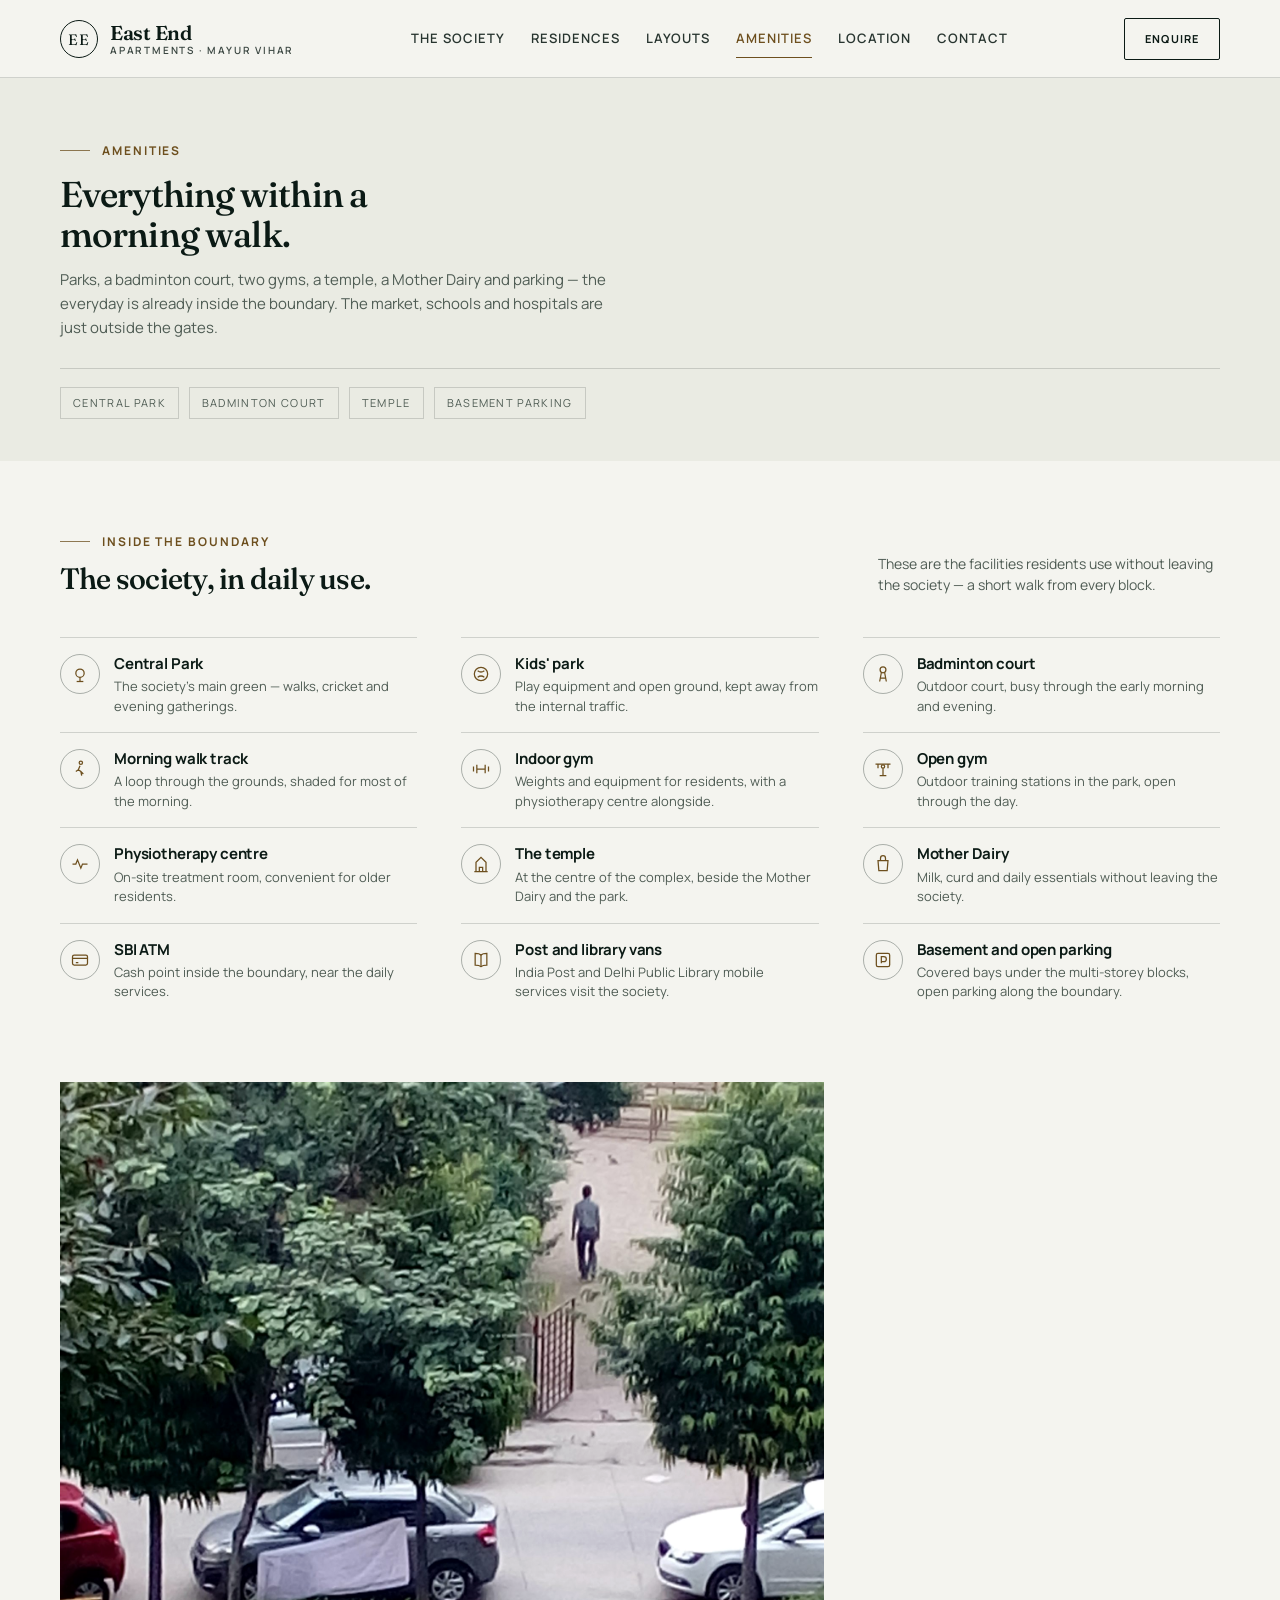
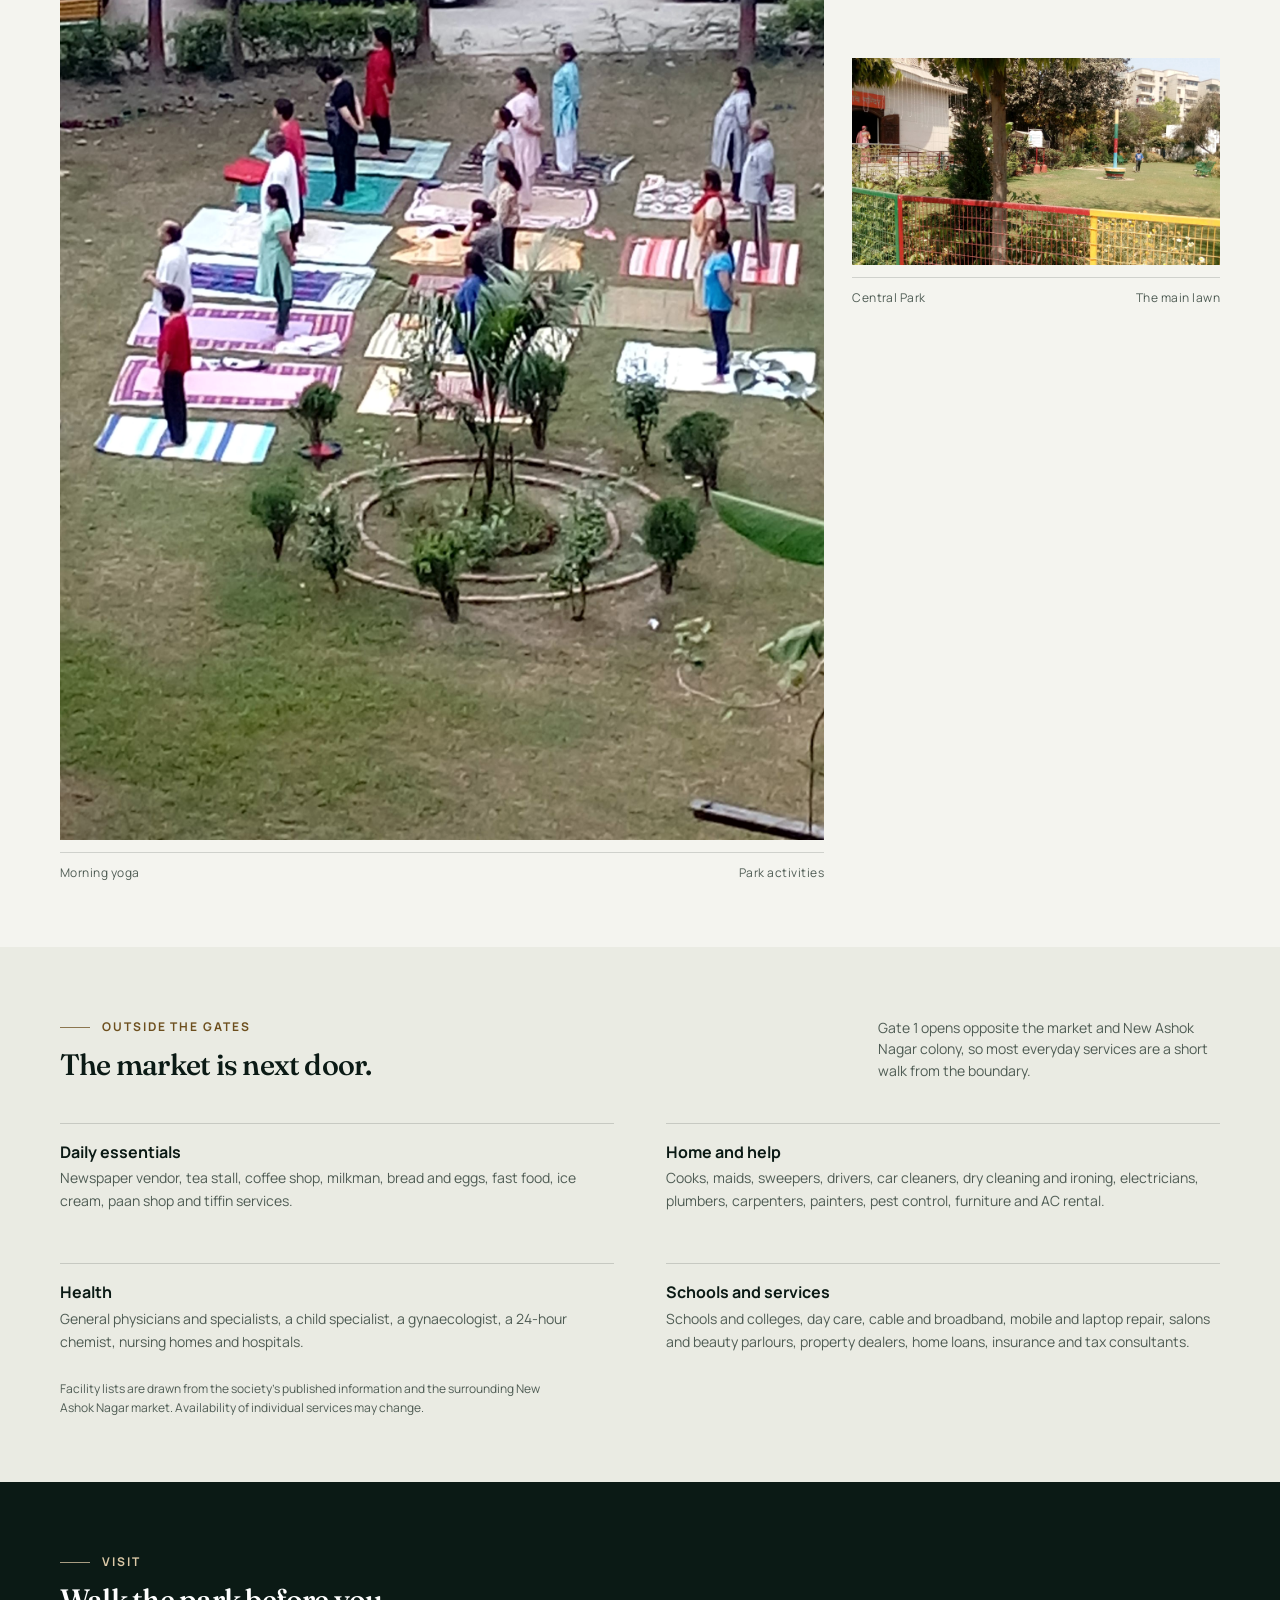
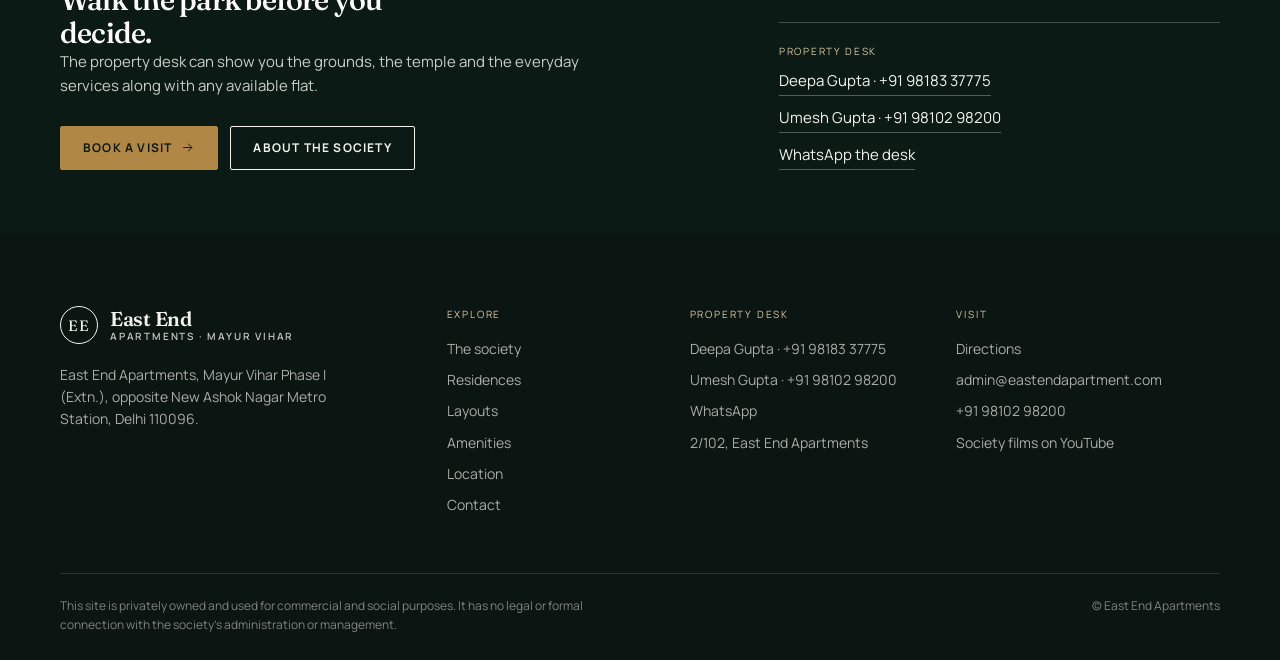
<file: amenities.html>
<!DOCTYPE html>
<html lang="en">
<head>
<meta charset="utf-8">
<meta name="viewport" content="width=device-width, initial-scale=1">
<title>Amenities — East End Apartments, Mayur Vihar</title>
<meta name="description" content="Facilities inside East End Apartments — central and kids' parks, badminton, gyms, temple, Mother Dairy, ATM and parking — and the everyday services outside the gates.">
<link rel="icon" type="image/svg+xml" href="assets/favicon.svg">
<link rel="stylesheet" href="assets/css/layout.css">
<link rel="stylesheet" href="assets/css/site.css">
<script>document.documentElement.classList.add('js');</script>
<noscript><style>.reveal{opacity:1;transform:none}</style></noscript>
</head>
<body class="page-amenities">

<a class="skip-link" href="#main">Skip to content</a>

<header class="site-header is-solid">
  <div class="container header-inner">
    <a class="brand" href="index.html" aria-label="East End Apartments — home">
      <span class="brand-mark" aria-hidden="true">EE</span>
      <span class="brand-text">
        <span class="brand-name">East End</span>
        <span class="brand-sub">Apartments · Mayur Vihar</span>
      </span>
    </a>
    <nav class="nav" aria-label="Primary">
      <a href="society.html">The society</a>
      <a href="residences.html">Residences</a>
      <a href="layouts.html">Layouts</a>
      <a href="amenities.html" aria-current="page">Amenities</a>
      <a href="location.html">Location</a>
      <a href="contact.html">Contact</a>
    </nav>
    <div class="header-actions">
      <a class="btn btn--outline header-cta" href="contact.html">Enquire</a>
      <button class="menu-btn" type="button" data-menu-toggle aria-expanded="false" aria-controls="mobile-nav" aria-label="Open menu">
        <svg class="od-icon od-icon--lg" viewBox="0 0 24 24" fill="none" stroke="currentColor" stroke-width="1.5" aria-hidden="true"><path d="M3 7h18M3 12h18M3 17h18"/></svg>
      </button>
    </div>
  </div>
</header>

<div class="mobile-nav" id="mobile-nav" hidden>
  <ul>
    <li><a href="society.html">The society <svg class="od-icon od-icon--sm" viewBox="0 0 24 24" fill="none" stroke="currentColor" stroke-width="1.5" aria-hidden="true"><path d="M5 12h14M13 6l6 6-6 6"/></svg></a></li>
    <li><a href="residences.html">Residences <svg class="od-icon od-icon--sm" viewBox="0 0 24 24" fill="none" stroke="currentColor" stroke-width="1.5" aria-hidden="true"><path d="M5 12h14M13 6l6 6-6 6"/></svg></a></li>
    <li><a href="layouts.html">Layouts <svg class="od-icon od-icon--sm" viewBox="0 0 24 24" fill="none" stroke="currentColor" stroke-width="1.5" aria-hidden="true"><path d="M5 12h14M13 6l6 6-6 6"/></svg></a></li>
    <li><a href="amenities.html">Amenities <svg class="od-icon od-icon--sm" viewBox="0 0 24 24" fill="none" stroke="currentColor" stroke-width="1.5" aria-hidden="true"><path d="M5 12h14M13 6l6 6-6 6"/></svg></a></li>
    <li><a href="location.html">Location <svg class="od-icon od-icon--sm" viewBox="0 0 24 24" fill="none" stroke="currentColor" stroke-width="1.5" aria-hidden="true"><path d="M5 12h14M13 6l6 6-6 6"/></svg></a></li>
    <li><a href="contact.html">Contact <svg class="od-icon od-icon--sm" viewBox="0 0 24 24" fill="none" stroke="currentColor" stroke-width="1.5" aria-hidden="true"><path d="M5 12h14M13 6l6 6-6 6"/></svg></a></li>
  </ul>
  <div class="mobile-contact">
    <span>Property desk</span>
    <a href="tel:+919810298200"><strong>+91 98102 98200</strong></a>
    <a href="mailto:admin@eastendapartment.com">admin@eastendapartment.com</a>
  </div>
</div>

<main id="main">

  <section class="page-hero">
    <div class="container">
      <p class="eyebrow">Amenities</p>
      <h1>Everything within a morning walk.</h1>
      <p class="lead">Parks, a badminton court, two gyms, a temple, a Mother Dairy and parking — the everyday is already inside the boundary. The market, schools and hospitals are just outside the gates.</p>
      <div class="page-meta">
        <span>Central park</span>
        <span>Badminton court</span>
        <span>Temple</span>
        <span>Basement parking</span>
      </div>
    </div>
  </section>

  <section class="section">
    <div class="container">
      <div class="sec-head reveal">
        <div>
          <p class="eyebrow">Inside the boundary</p>
          <h2>The society, in daily use.</h2>
        </div>
        <div class="sec-aside">
          <p>These are the facilities residents use without leaving the society — a short walk from every block.</p>
        </div>
      </div>
      <div class="amenity-grid reveal">
        <div class="amenity">
          <span class="amenity-icon"><svg class="od-icon od-icon--lg" viewBox="0 0 24 24" fill="none" stroke="currentColor" stroke-width="1.5" aria-hidden="true"><path d="M12 21v-5"/><path d="M12 16a5 5 0 1 0 0-10 5 5 0 0 0 0 10Z"/><path d="M8 21h8"/></svg></span>
          <div><h3>Central Park</h3><p>The society's main green — walks, cricket and evening gatherings.</p></div>
        </div>
        <div class="amenity">
          <span class="amenity-icon"><svg class="od-icon od-icon--lg" viewBox="0 0 24 24" fill="none" stroke="currentColor" stroke-width="1.5" aria-hidden="true"><circle cx="12" cy="12" r="8"/><path d="M8 8c2.5 2 5.5 2 8 0M8 16c2.5-2 5.5-2 8 0"/></svg></span>
          <div><h3>Kids' park</h3><p>Play equipment and open ground, kept away from the internal traffic.</p></div>
        </div>
        <div class="amenity">
          <span class="amenity-icon"><svg class="od-icon od-icon--lg" viewBox="0 0 24 24" fill="none" stroke="currentColor" stroke-width="1.5" aria-hidden="true"><circle cx="12" cy="7" r="3.5"/><path d="M10 10.5 8 21M14 10.5l2 10.5M8.5 17h7"/></svg></span>
          <div><h3>Badminton court</h3><p>Outdoor court, busy through the early morning and evening.</p></div>
        </div>
        <div class="amenity">
          <span class="amenity-icon"><svg class="od-icon od-icon--lg" viewBox="0 0 24 24" fill="none" stroke="currentColor" stroke-width="1.5" aria-hidden="true"><circle cx="13" cy="4.5" r="2"/><path d="M12 8l-2 5 3 2 1 5M10 13l-3 2M13 15l3 3"/></svg></span>
          <div><h3>Morning walk track</h3><p>A loop through the grounds, shaded for most of the morning.</p></div>
        </div>
        <div class="amenity">
          <span class="amenity-icon"><svg class="od-icon od-icon--lg" viewBox="0 0 24 24" fill="none" stroke="currentColor" stroke-width="1.5" aria-hidden="true"><path d="M3 9v6M7 7v10M17 7v10M21 9v6M7 12h10"/></svg></span>
          <div><h3>Indoor gym</h3><p>Weights and equipment for residents, with a physiotherapy centre alongside.</p></div>
        </div>
        <div class="amenity">
          <span class="amenity-icon"><svg class="od-icon od-icon--lg" viewBox="0 0 24 24" fill="none" stroke="currentColor" stroke-width="1.5" aria-hidden="true"><path d="M3 6h18M6 6v5M18 6v5"/><circle cx="12" cy="9" r="2"/><path d="M12 11v9M8 20h8"/></svg></span>
          <div><h3>Open gym</h3><p>Outdoor training stations in the park, open through the day.</p></div>
        </div>
        <div class="amenity">
          <span class="amenity-icon"><svg class="od-icon od-icon--lg" viewBox="0 0 24 24" fill="none" stroke="currentColor" stroke-width="1.5" aria-hidden="true"><path d="M3 12h4l2-5 4 10 2-5h6"/></svg></span>
          <div><h3>Physiotherapy centre</h3><p>On-site treatment room, convenient for older residents.</p></div>
        </div>
        <div class="amenity">
          <span class="amenity-icon"><svg class="od-icon od-icon--lg" viewBox="0 0 24 24" fill="none" stroke="currentColor" stroke-width="1.5" aria-hidden="true"><path d="M4 21h16M6 21V10l6-6 6 6v11"/><path d="M10 21v-5h4v5"/></svg></span>
          <div><h3>The temple</h3><p>At the centre of the complex, beside the Mother Dairy and the park.</p></div>
        </div>
        <div class="amenity">
          <span class="amenity-icon"><svg class="od-icon od-icon--lg" viewBox="0 0 24 24" fill="none" stroke="currentColor" stroke-width="1.5" aria-hidden="true"><path d="M6 8h12l-1 12H7L6 8Z"/><path d="M9 8V5a3 3 0 0 1 6 0v3"/></svg></span>
          <div><h3>Mother Dairy</h3><p>Milk, curd and daily essentials without leaving the society.</p></div>
        </div>
        <div class="amenity">
          <span class="amenity-icon"><svg class="od-icon od-icon--lg" viewBox="0 0 24 24" fill="none" stroke="currentColor" stroke-width="1.5" aria-hidden="true"><rect x="3" y="6" width="18" height="12" rx="2"/><path d="M3 10h18M7 15h3"/></svg></span>
          <div><h3>SBI ATM</h3><p>Cash point inside the boundary, near the daily services.</p></div>
        </div>
        <div class="amenity">
          <span class="amenity-icon"><svg class="od-icon od-icon--lg" viewBox="0 0 24 24" fill="none" stroke="currentColor" stroke-width="1.5" aria-hidden="true"><path d="M12 6c-1.5-1.5-3.5-2-7-2v14c3.5 0 5.5.5 7 2 1.5-1.5 3.5-2 7-2V4c-3.5 0-5.5.5-7 2Z"/><path d="M12 6v14"/></svg></span>
          <div><h3>Post and library vans</h3><p>India Post and Delhi Public Library mobile services visit the society.</p></div>
        </div>
        <div class="amenity">
          <span class="amenity-icon"><svg class="od-icon od-icon--lg" viewBox="0 0 24 24" fill="none" stroke="currentColor" stroke-width="1.5" aria-hidden="true"><rect x="4" y="4" width="16" height="16" rx="2"/><path d="M10 16V8h3a3 3 0 0 1 0 6h-3"/></svg></span>
          <div><h3>Basement and open parking</h3><p>Covered bays under the multi-storey blocks, open parking along the boundary.</p></div>
        </div>
      </div>
      <div class="amenity-band reveal">
        <figure class="figure">
          <img src="assets/society/yoga.jpg" alt="Morning yoga in the society park" width="1800" height="3200" loading="lazy" decoding="async">
          <figcaption><span>Morning yoga</span><span>Park activities</span></figcaption>
        </figure>
        <figure class="figure">
          <img src="assets/society/central-park.jpg" alt="Central Park at East End Apartments" width="1800" height="1012" loading="lazy" decoding="async">
          <figcaption><span>Central Park</span><span>The main lawn</span></figcaption>
        </figure>
      </div>
    </div>
  </section>

  <section class="section section--paper2">
    <div class="container">
      <div class="sec-head reveal">
        <div>
          <p class="eyebrow">Outside the gates</p>
          <h2>The market is next door.</h2>
        </div>
        <div class="sec-aside">
          <p>Gate 1 opens opposite the market and New Ashok Nagar colony, so most everyday services are a short walk from the boundary.</p>
        </div>
      </div>
      <div class="outside-grid reveal">
        <div class="outside-group">
          <h3>Daily essentials</h3>
          <p>Newspaper vendor, tea stall, coffee shop, milkman, bread and eggs, fast food, ice cream, paan shop and tiffin services.</p>
        </div>
        <div class="outside-group">
          <h3>Home and help</h3>
          <p>Cooks, maids, sweepers, drivers, car cleaners, dry cleaning and ironing, electricians, plumbers, carpenters, painters, pest control, furniture and AC rental.</p>
        </div>
        <div class="outside-group">
          <h3>Health</h3>
          <p>General physicians and specialists, a child specialist, a gynaecologist, a 24-hour chemist, nursing homes and hospitals.</p>
        </div>
        <div class="outside-group">
          <h3>Schools and services</h3>
          <p>Schools and colleges, day care, cable and broadband, mobile and laptop repair, salons and beauty parlours, property dealers, home loans, insurance and tax consultants.</p>
        </div>
      </div>
      <p class="grid-note">Facility lists are drawn from the society's published information and the surrounding New Ashok Nagar market. Availability of individual services may change.</p>
    </div>
  </section>

  <section class="cta on-dark">
    <div class="container cta-grid">
      <div class="reveal">
        <p class="eyebrow">Visit</p>
        <h2>Walk the park before you decide.</h2>
        <p class="lead">The property desk can show you the grounds, the temple and the everyday services along with any available flat.</p>
        <div class="cta-actions">
          <a class="btn btn--brass" href="contact.html">Book a visit
            <svg class="od-icon od-icon--sm" viewBox="0 0 24 24" fill="none" stroke="currentColor" stroke-width="1.5" aria-hidden="true"><path d="M5 12h14M13 6l6 6-6 6"/></svg>
          </a>
          <a class="btn btn--outline" href="society.html">About the society</a>
        </div>
      </div>
      <div class="cta-contact reveal">
        <span class="k">Property desk</span>
        <a href="tel:+919818337775">Deepa Gupta · +91 98183 37775</a>
        <a href="tel:+919810298200">Umesh Gupta · +91 98102 98200</a>
        <a href="https://wa.me/919818337775" target="_blank" rel="noopener">WhatsApp the desk</a>
      </div>
    </div>
  </section>

</main>

<footer class="site-footer">
  <div class="container">
    <div class="footer-grid">
      <div class="footer-brand">
        <a class="brand" href="index.html" aria-label="East End Apartments — home">
          <span class="brand-mark" aria-hidden="true">EE</span>
          <span class="brand-text">
            <span class="brand-name">East End</span>
            <span class="brand-sub">Apartments · Mayur Vihar</span>
          </span>
        </a>
        <p>East End Apartments, Mayur Vihar Phase I (Extn.), opposite New Ashok Nagar Metro Station, Delhi 110096.</p>
      </div>
      <div>
        <p class="footer-heading">Explore</p>
        <ul class="footer-list">
          <li><a href="society.html">The society</a></li>
          <li><a href="residences.html">Residences</a></li>
          <li><a href="layouts.html">Layouts</a></li>
          <li><a href="amenities.html">Amenities</a></li>
          <li><a href="location.html">Location</a></li>
          <li><a href="contact.html">Contact</a></li>
        </ul>
      </div>
      <div>
        <p class="footer-heading">Property desk</p>
        <ul class="footer-list">
          <li><a href="tel:+919818337775">Deepa Gupta · +91 98183 37775</a></li>
          <li><a href="tel:+919810298200">Umesh Gupta · +91 98102 98200</a></li>
          <li><a href="https://wa.me/919818337775" target="_blank" rel="noopener">WhatsApp</a></li>
          <li>2/102, East End Apartments</li>
        </ul>
      </div>
      <div>
        <p class="footer-heading">Visit</p>
        <ul class="footer-list">
          <li><a href="https://maps.google.com/?q=East+End+Apartments+Mayur+Vihar+Phase+I+Delhi" target="_blank" rel="noopener">Directions</a></li>
          <li><a href="mailto:admin@eastendapartment.com">admin@eastendapartment.com</a></li>
          <li><a href="tel:+919810298200">+91 98102 98200</a></li>
          <li><a href="https://www.youtube.com/channel/UCiYw7GojMymDLBtzY43Pp6A/videos" target="_blank" rel="noopener">Society films on YouTube</a></li>
        </ul>
      </div>
    </div>
    <div class="footer-bottom">
      <p>This site is privately owned and used for commercial and social purposes. It has no legal or formal connection with the society's administration or management.</p>
      <p>© East End Apartments</p>
    </div>
  </div>
</footer>

<script src="assets/js/data.js"></script>
<script src="assets/js/site.js"></script>
</body>
</html>
</file>
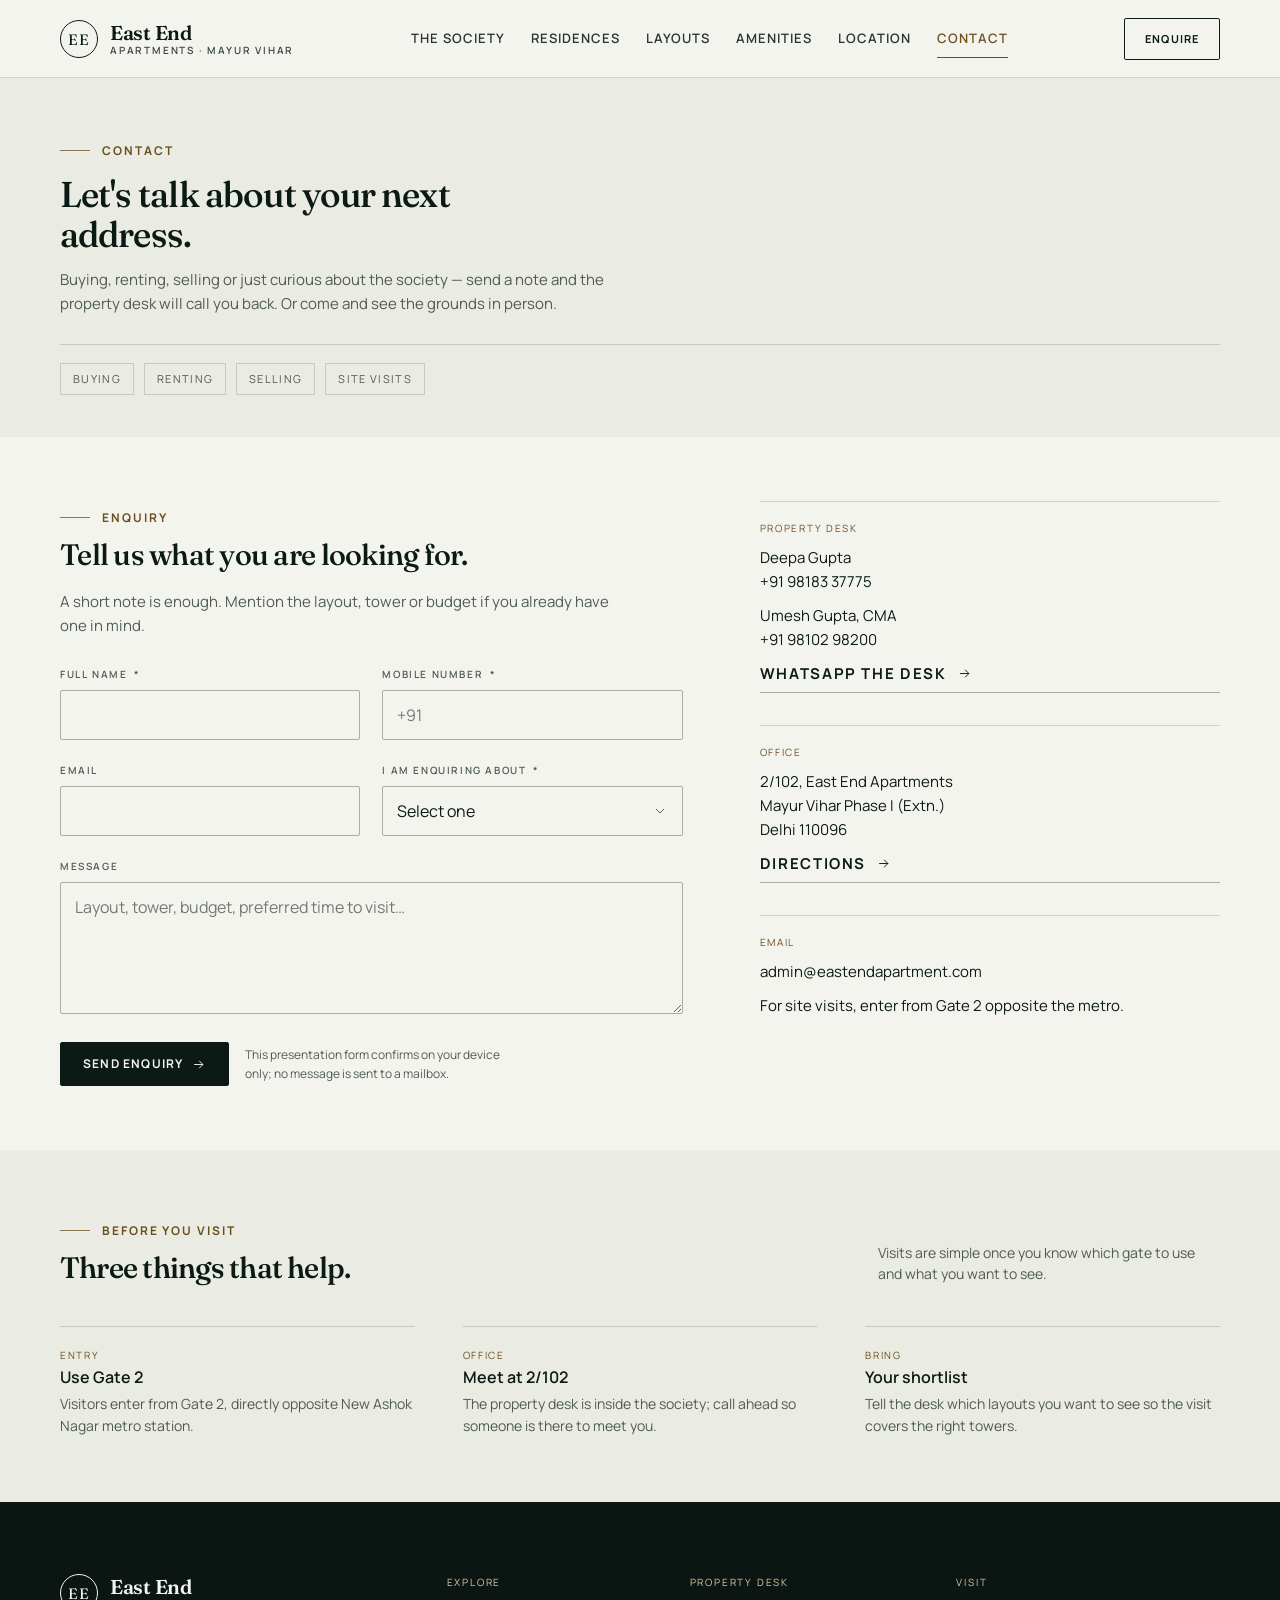
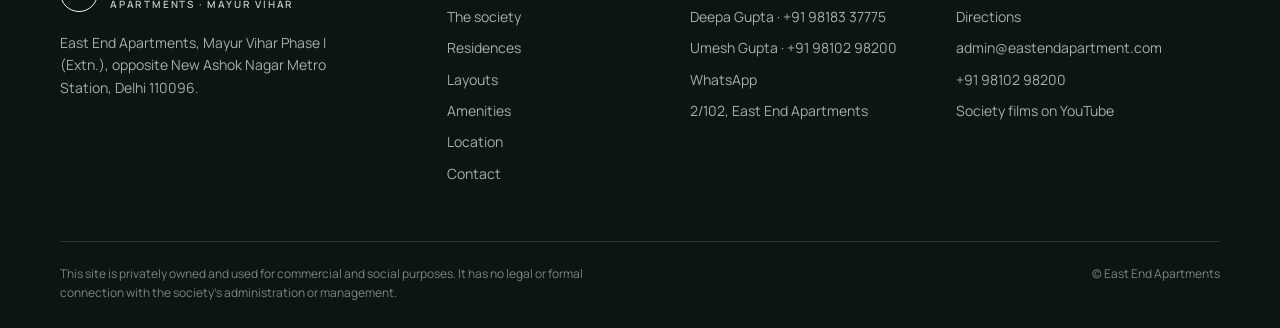
<file: contact.html>
<!DOCTYPE html>
<html lang="en">
<head>
<meta charset="utf-8">
<meta name="viewport" content="width=device-width, initial-scale=1">
<title>Contact — East End Apartments, Mayur Vihar</title>
<meta name="description" content="Enquire about buying, renting or selling a home at East End Apartments, Mayur Vihar Phase I. Reach the property desk, request a viewing or ask about a layout.">
<link rel="icon" type="image/svg+xml" href="assets/favicon.svg">
<link rel="stylesheet" href="assets/css/layout.css">
<link rel="stylesheet" href="assets/css/site.css">
<script>document.documentElement.classList.add('js');</script>
<noscript><style>.reveal{opacity:1;transform:none}</style></noscript>
</head>
<body class="page-contact">

<a class="skip-link" href="#main">Skip to content</a>

<header class="site-header is-solid">
  <div class="container header-inner">
    <a class="brand" href="index.html" aria-label="East End Apartments — home">
      <span class="brand-mark" aria-hidden="true">EE</span>
      <span class="brand-text">
        <span class="brand-name">East End</span>
        <span class="brand-sub">Apartments · Mayur Vihar</span>
      </span>
    </a>
    <nav class="nav" aria-label="Primary">
      <a href="society.html">The society</a>
      <a href="residences.html">Residences</a>
      <a href="layouts.html">Layouts</a>
      <a href="amenities.html">Amenities</a>
      <a href="location.html">Location</a>
      <a href="contact.html" aria-current="page">Contact</a>
    </nav>
    <div class="header-actions">
      <a class="btn btn--outline header-cta" href="contact.html">Enquire</a>
      <button class="menu-btn" type="button" data-menu-toggle aria-expanded="false" aria-controls="mobile-nav" aria-label="Open menu">
        <svg class="od-icon od-icon--lg" viewBox="0 0 24 24" fill="none" stroke="currentColor" stroke-width="1.5" aria-hidden="true"><path d="M3 7h18M3 12h18M3 17h18"/></svg>
      </button>
    </div>
  </div>
</header>

<div class="mobile-nav" id="mobile-nav" hidden>
  <ul>
    <li><a href="society.html">The society <svg class="od-icon od-icon--sm" viewBox="0 0 24 24" fill="none" stroke="currentColor" stroke-width="1.5" aria-hidden="true"><path d="M5 12h14M13 6l6 6-6 6"/></svg></a></li>
    <li><a href="residences.html">Residences <svg class="od-icon od-icon--sm" viewBox="0 0 24 24" fill="none" stroke="currentColor" stroke-width="1.5" aria-hidden="true"><path d="M5 12h14M13 6l6 6-6 6"/></svg></a></li>
    <li><a href="layouts.html">Layouts <svg class="od-icon od-icon--sm" viewBox="0 0 24 24" fill="none" stroke="currentColor" stroke-width="1.5" aria-hidden="true"><path d="M5 12h14M13 6l6 6-6 6"/></svg></a></li>
    <li><a href="amenities.html">Amenities <svg class="od-icon od-icon--sm" viewBox="0 0 24 24" fill="none" stroke="currentColor" stroke-width="1.5" aria-hidden="true"><path d="M5 12h14M13 6l6 6-6 6"/></svg></a></li>
    <li><a href="location.html">Location <svg class="od-icon od-icon--sm" viewBox="0 0 24 24" fill="none" stroke="currentColor" stroke-width="1.5" aria-hidden="true"><path d="M5 12h14M13 6l6 6-6 6"/></svg></a></li>
    <li><a href="contact.html">Contact <svg class="od-icon od-icon--sm" viewBox="0 0 24 24" fill="none" stroke="currentColor" stroke-width="1.5" aria-hidden="true"><path d="M5 12h14M13 6l6 6-6 6"/></svg></a></li>
  </ul>
  <div class="mobile-contact">
    <span>Property desk</span>
    <a href="tel:+919810298200"><strong>+91 98102 98200</strong></a>
    <a href="mailto:admin@eastendapartment.com">admin@eastendapartment.com</a>
  </div>
</div>

<main id="main">

  <section class="page-hero">
    <div class="container">
      <p class="eyebrow">Contact</p>
      <h1>Let's talk about your next address.</h1>
      <p class="lead">Buying, renting, selling or just curious about the society — send a note and the property desk will call you back. Or come and see the grounds in person.</p>
      <div class="page-meta">
        <span>Buying</span>
        <span>Renting</span>
        <span>Selling</span>
        <span>Site visits</span>
      </div>
    </div>
  </section>

  <section class="section">
    <div class="container enquiry-grid">
      <div>
        <p class="eyebrow">Enquiry</p>
        <h2 class="section-heading">Tell us what you are looking for.</h2>
        <p class="lead">A short note is enough. Mention the layout, tower or budget if you already have one in mind.</p>

        <div class="form-summary" id="form-summary" hidden aria-live="polite"></div>

        <form class="form" id="enquiry-form" novalidate>
          <div class="field">
            <label for="name">Full name <span class="req">*</span></label>
            <input id="name" name="name" type="text" autocomplete="name" aria-describedby="name-error">
            <p class="field-error" id="name-error" hidden></p>
          </div>
          <div class="field">
            <label for="phone">Mobile number <span class="req">*</span></label>
            <input id="phone" name="phone" type="tel" inputmode="tel" autocomplete="tel" aria-describedby="phone-error" placeholder="+91">
            <p class="field-error" id="phone-error" hidden></p>
          </div>
          <div class="field">
            <label for="email">Email</label>
            <input id="email" name="email" type="email" autocomplete="email" aria-describedby="email-error">
            <p class="field-error" id="email-error" hidden></p>
          </div>
          <div class="field">
            <label for="interest">I am enquiring about <span class="req">*</span></label>
            <select id="interest" name="interest" aria-describedby="interest-error">
              <option value="">Select one</option>
              <option value="buy">Buying a home</option>
              <option value="rent">Renting a home</option>
              <option value="sell">Selling or letting my flat</option>
              <option value="general">A general question</option>
            </select>
            <p class="field-error" id="interest-error" hidden></p>
          </div>
          <div class="field field--full">
            <label for="message">Message</label>
            <textarea id="message" name="message" rows="4" placeholder="Layout, tower, budget, preferred time to visit…"></textarea>
          </div>
          <div class="form-actions">
            <button class="btn btn--primary" type="submit">Send enquiry
              <svg class="od-icon od-icon--sm" viewBox="0 0 24 24" fill="none" stroke="currentColor" stroke-width="1.5" aria-hidden="true"><path d="M5 12h14M13 6l6 6-6 6"/></svg>
            </button>
            <p class="form-note">This presentation form confirms on your device only; no message is sent to a mailbox.</p>
          </div>
        </form>

        <div class="form-success" id="enquiry-success" hidden>
          <p class="eyebrow">Enquiry received</p>
          <h2>Thank you — the desk will be in touch.</h2>
          <p>We have your details. For a faster response, call or WhatsApp the property desk directly on <a href="tel:+919818337775">+91 98183 37775</a>.</p>
          <button class="btn btn--primary" type="button" id="send-another">Send another enquiry</button>
        </div>
      </div>

      <aside class="contact-aside">
        <div class="info-block">
          <span class="k">Property desk</span>
          <p>Deepa Gupta<br><a href="tel:+919818337775">+91 98183 37775</a></p>
          <p>Umesh Gupta, CMA<br><a href="tel:+919810298200">+91 98102 98200</a></p>
          <a class="link-arrow" href="https://wa.me/919818337775" target="_blank" rel="noopener">WhatsApp the desk
            <svg class="od-icon od-icon--sm" viewBox="0 0 24 24" fill="none" stroke="currentColor" stroke-width="1.5" aria-hidden="true"><path d="M5 12h14M13 6l6 6-6 6"/></svg>
          </a>
        </div>
        <div class="info-block">
          <span class="k">Office</span>
          <p>2/102, East End Apartments<br>Mayur Vihar Phase I (Extn.)<br>Delhi 110096</p>
          <a class="link-arrow" href="https://maps.google.com/?q=East+End+Apartments+Mayur+Vihar+Phase+I+Delhi" target="_blank" rel="noopener">Directions
            <svg class="od-icon od-icon--sm" viewBox="0 0 24 24" fill="none" stroke="currentColor" stroke-width="1.5" aria-hidden="true"><path d="M5 12h14M13 6l6 6-6 6"/></svg>
          </a>
        </div>
        <div class="info-block">
          <span class="k">Email</span>
          <p><a href="mailto:admin@eastendapartment.com">admin@eastendapartment.com</a></p>
          <p>For site visits, enter from Gate 2 opposite the metro.</p>
        </div>

      </aside>
    </div>
  </section>

  <section class="section section--paper2">
    <div class="container">
      <div class="sec-head reveal">
        <div>
          <p class="eyebrow">Before you visit</p>
          <h2>Three things that help.</h2>
        </div>
        <div class="sec-aside">
          <p>Visits are simple once you know which gate to use and what you want to see.</p>
        </div>
      </div>
      <div class="info-grid reveal">
        <div class="info">
          <span class="k">Entry</span>
          <h3>Use Gate 2</h3>
          <p>Visitors enter from Gate 2, directly opposite New Ashok Nagar metro station.</p>
        </div>
        <div class="info">
          <span class="k">Office</span>
          <h3>Meet at 2/102</h3>
          <p>The property desk is inside the society; call ahead so someone is there to meet you.</p>
        </div>
        <div class="info">
          <span class="k">Bring</span>
          <h3>Your shortlist</h3>
          <p>Tell the desk which layouts you want to see so the visit covers the right towers.</p>
        </div>
      </div>
    </div>
  </section>

</main>

<footer class="site-footer">
  <div class="container">
    <div class="footer-grid">
      <div class="footer-brand">
        <a class="brand" href="index.html" aria-label="East End Apartments — home">
          <span class="brand-mark" aria-hidden="true">EE</span>
          <span class="brand-text">
            <span class="brand-name">East End</span>
            <span class="brand-sub">Apartments · Mayur Vihar</span>
          </span>
        </a>
        <p>East End Apartments, Mayur Vihar Phase I (Extn.), opposite New Ashok Nagar Metro Station, Delhi 110096.</p>
      </div>
      <div>
        <p class="footer-heading">Explore</p>
        <ul class="footer-list">
          <li><a href="society.html">The society</a></li>
          <li><a href="residences.html">Residences</a></li>
          <li><a href="layouts.html">Layouts</a></li>
          <li><a href="amenities.html">Amenities</a></li>
          <li><a href="location.html">Location</a></li>
          <li><a href="contact.html">Contact</a></li>
        </ul>
      </div>
      <div>
        <p class="footer-heading">Property desk</p>
        <ul class="footer-list">
          <li><a href="tel:+919818337775">Deepa Gupta · +91 98183 37775</a></li>
          <li><a href="tel:+919810298200">Umesh Gupta · +91 98102 98200</a></li>
          <li><a href="https://wa.me/919818337775" target="_blank" rel="noopener">WhatsApp</a></li>
          <li>2/102, East End Apartments</li>
        </ul>
      </div>
      <div>
        <p class="footer-heading">Visit</p>
        <ul class="footer-list">
          <li><a href="https://maps.google.com/?q=East+End+Apartments+Mayur+Vihar+Phase+I+Delhi" target="_blank" rel="noopener">Directions</a></li>
          <li><a href="mailto:admin@eastendapartment.com">admin@eastendapartment.com</a></li>
          <li><a href="tel:+919810298200">+91 98102 98200</a></li>
          <li><a href="https://www.youtube.com/channel/UCiYw7GojMymDLBtzY43Pp6A/videos" target="_blank" rel="noopener">Society films on YouTube</a></li>
        </ul>
      </div>
    </div>
    <div class="footer-bottom">
      <p>This site is privately owned and used for commercial and social purposes. It has no legal or formal connection with the society's administration or management.</p>
      <p>© East End Apartments</p>
    </div>
  </div>
</footer>

<script src="assets/js/data.js"></script>
<script src="assets/js/site.js"></script>
</body>
</html>
</file>
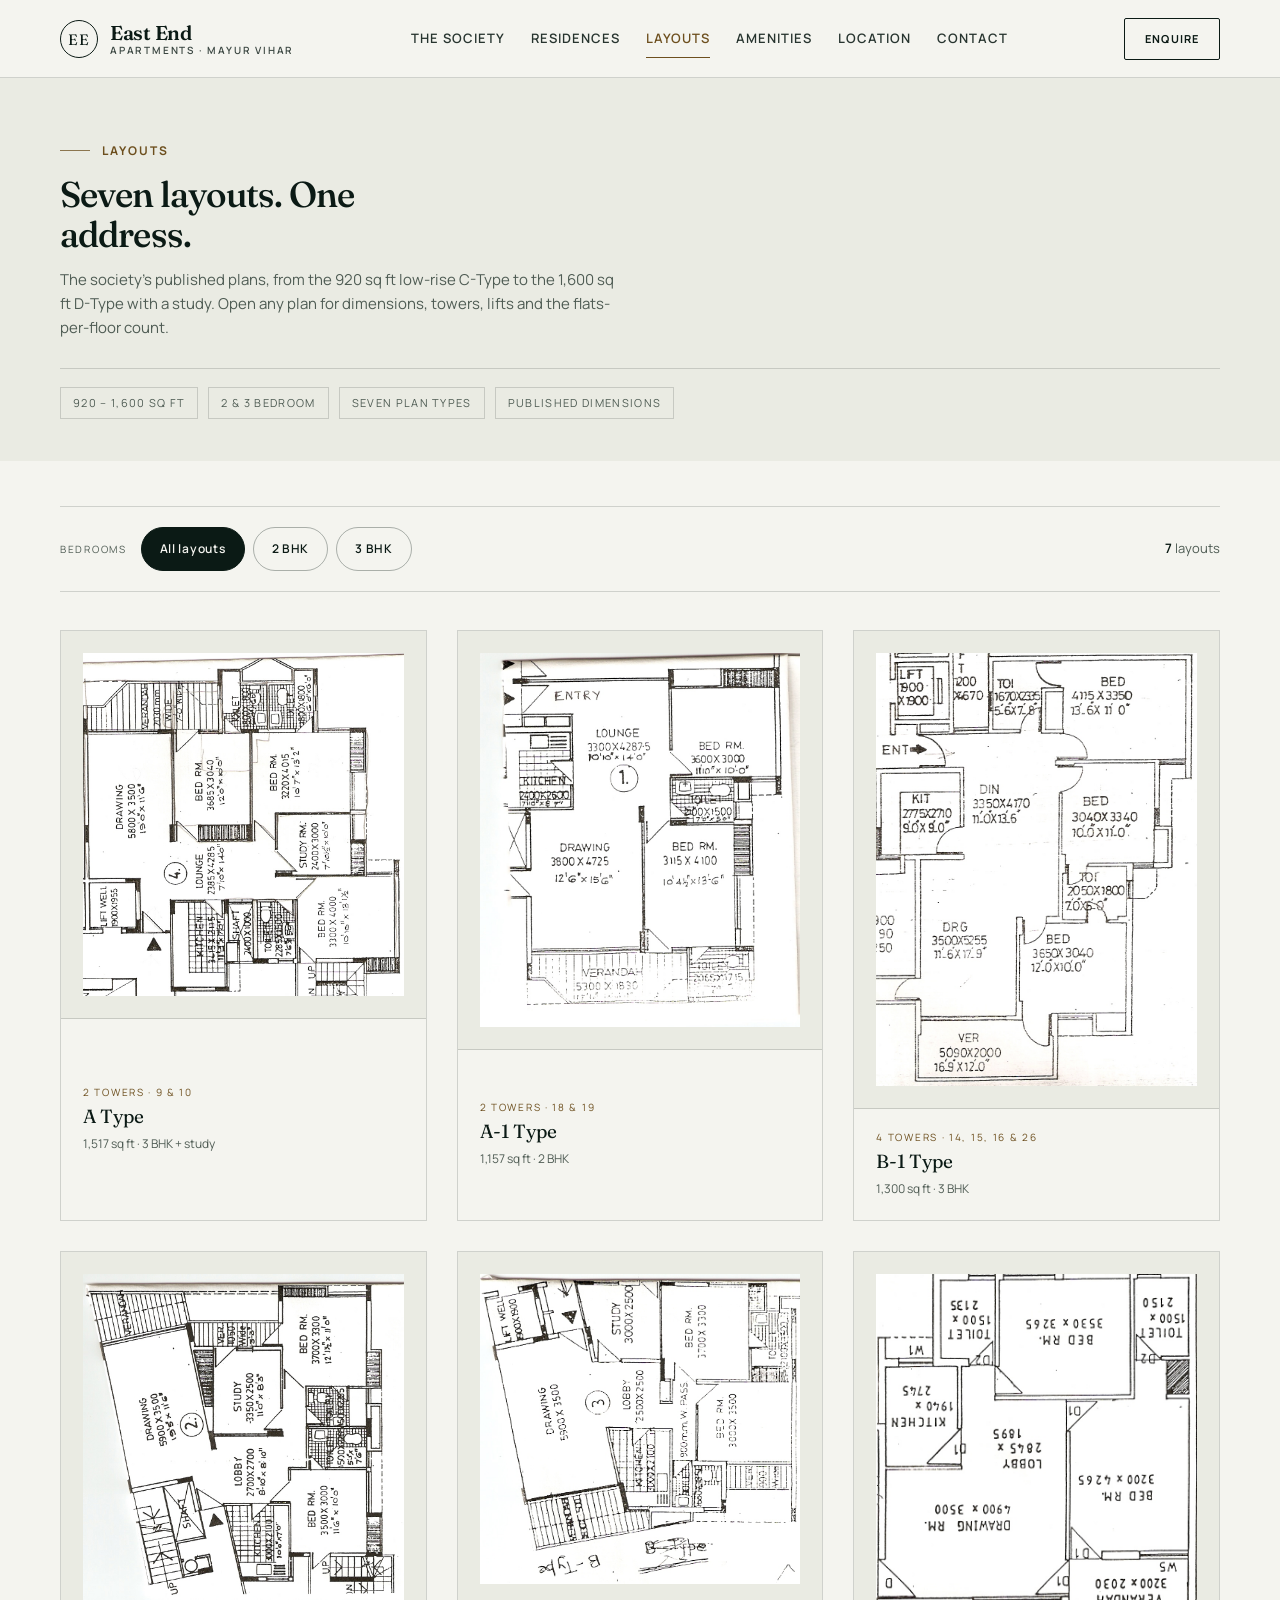
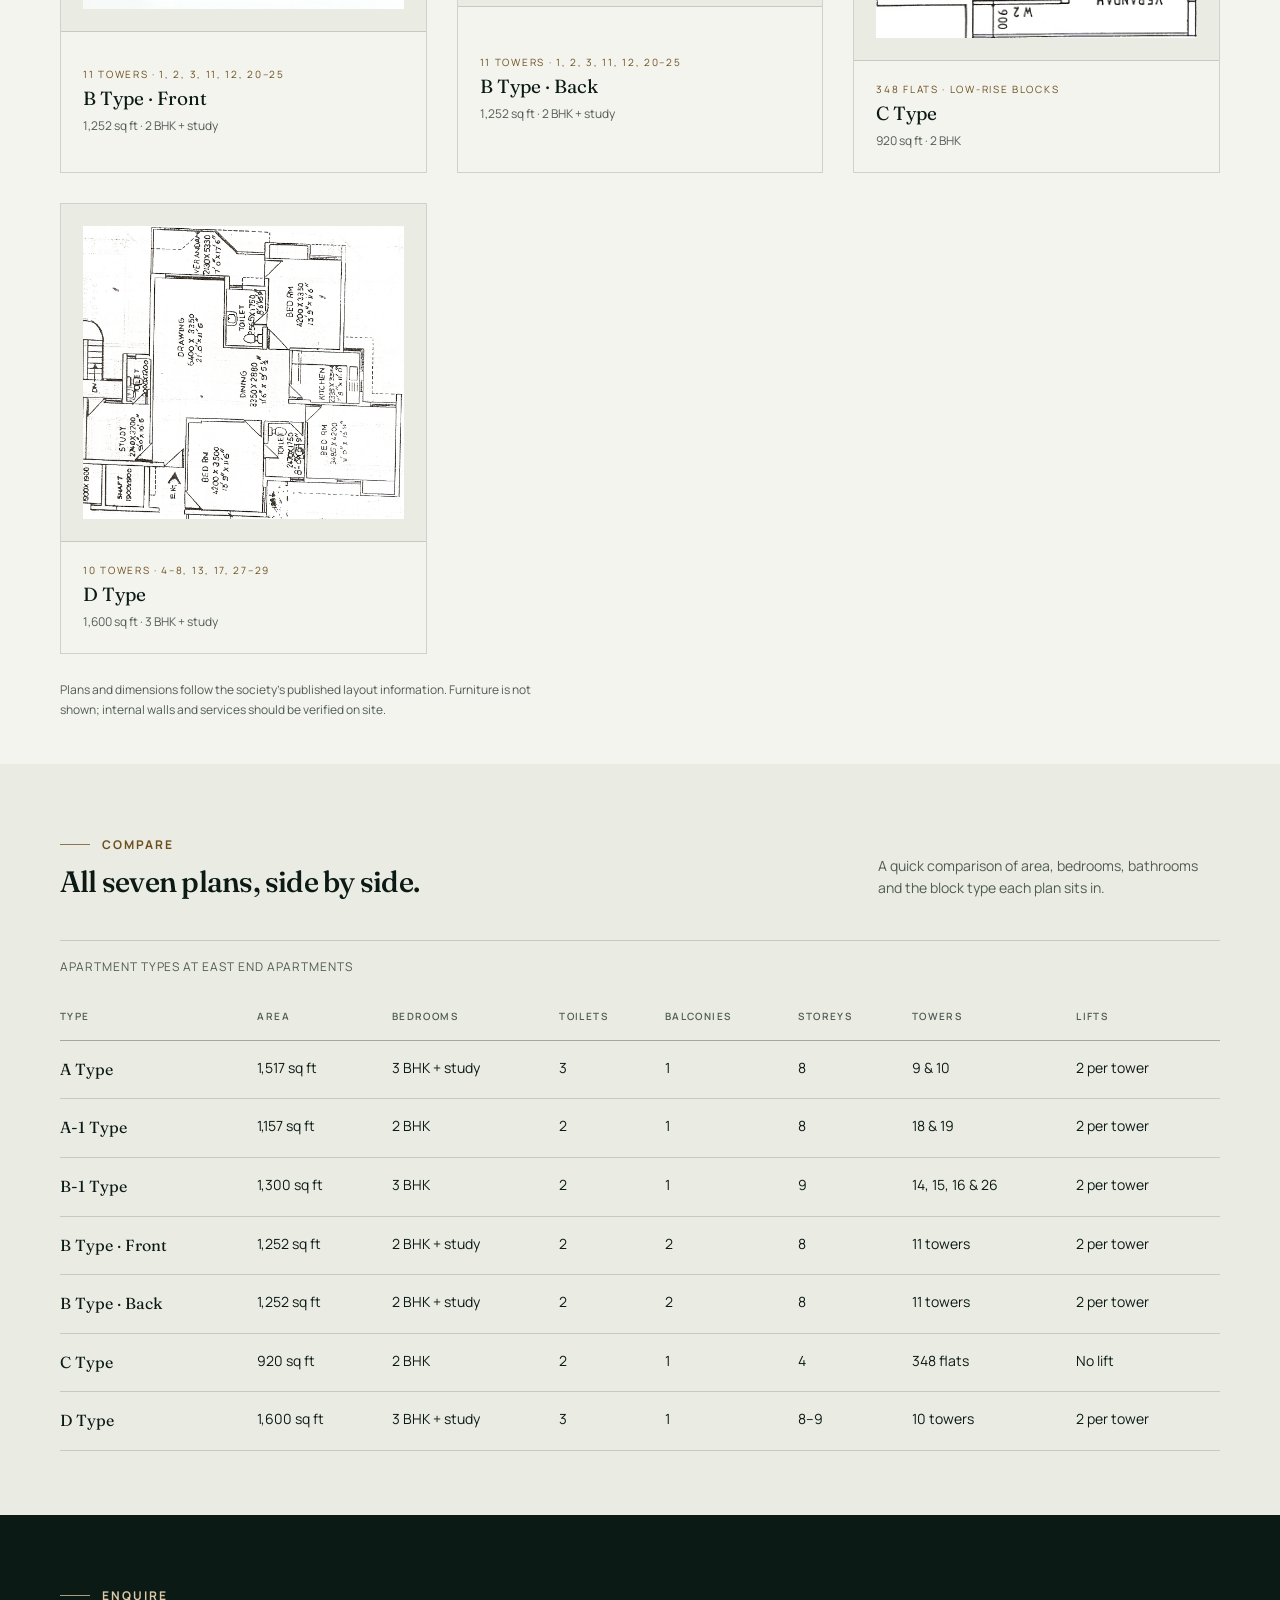
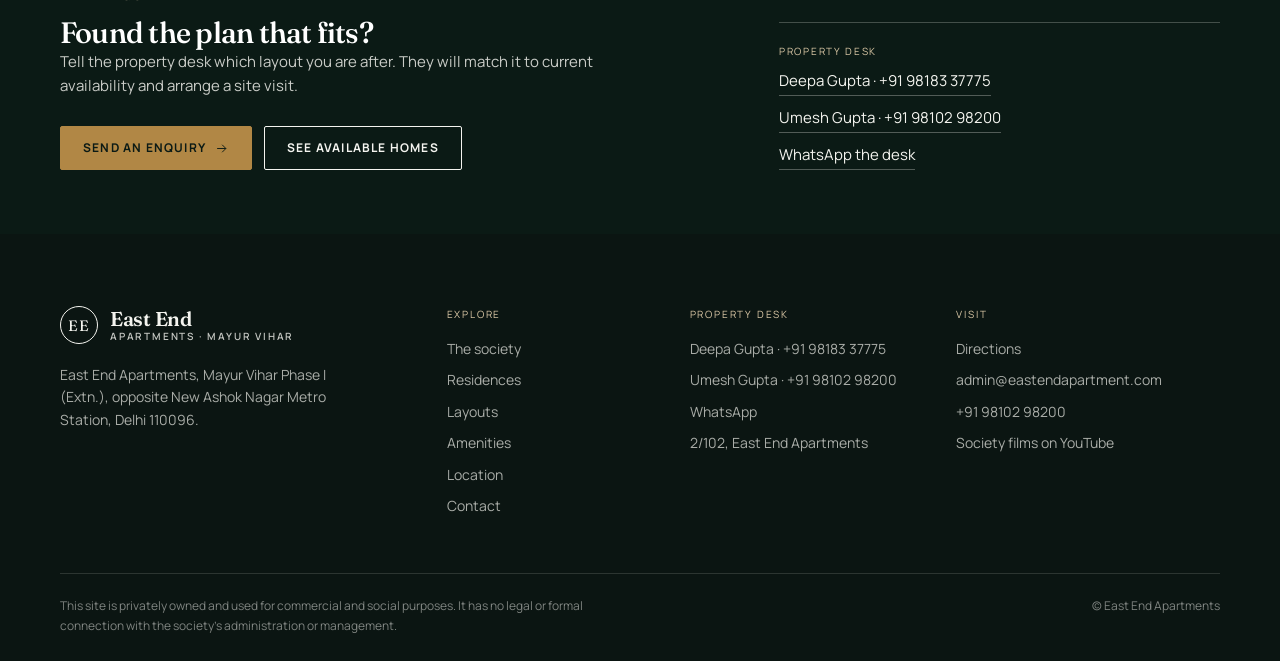
<file: layouts.html>
<!DOCTYPE html>
<html lang="en">
<head>
<meta charset="utf-8">
<meta name="viewport" content="width=device-width, initial-scale=1">
<title>Layouts — East End Apartments, Mayur Vihar</title>
<meta name="description" content="The seven apartment layouts at East End Apartments: A, A-1, B front and back, B-1, C and D — 920 to 1,600 sq ft, with floor plans and tower details.">
<link rel="icon" type="image/svg+xml" href="assets/favicon.svg">
<link rel="stylesheet" href="assets/css/layout.css">
<link rel="stylesheet" href="assets/css/site.css">
<script>document.documentElement.classList.add('js');</script>
<noscript><style>.reveal{opacity:1;transform:none}</style></noscript>
</head>
<body class="page-layouts">

<a class="skip-link" href="#main">Skip to content</a>

<header class="site-header is-solid">
  <div class="container header-inner">
    <a class="brand" href="index.html" aria-label="East End Apartments — home">
      <span class="brand-mark" aria-hidden="true">EE</span>
      <span class="brand-text">
        <span class="brand-name">East End</span>
        <span class="brand-sub">Apartments · Mayur Vihar</span>
      </span>
    </a>
    <nav class="nav" aria-label="Primary">
      <a href="society.html">The society</a>
      <a href="residences.html">Residences</a>
      <a href="layouts.html" aria-current="page">Layouts</a>
      <a href="amenities.html">Amenities</a>
      <a href="location.html">Location</a>
      <a href="contact.html">Contact</a>
    </nav>
    <div class="header-actions">
      <a class="btn btn--outline header-cta" href="contact.html">Enquire</a>
      <button class="menu-btn" type="button" data-menu-toggle aria-expanded="false" aria-controls="mobile-nav" aria-label="Open menu">
        <svg class="od-icon od-icon--lg" viewBox="0 0 24 24" fill="none" stroke="currentColor" stroke-width="1.5" aria-hidden="true"><path d="M3 7h18M3 12h18M3 17h18"/></svg>
      </button>
    </div>
  </div>
</header>

<div class="mobile-nav" id="mobile-nav" hidden>
  <ul>
    <li><a href="society.html">The society <svg class="od-icon od-icon--sm" viewBox="0 0 24 24" fill="none" stroke="currentColor" stroke-width="1.5" aria-hidden="true"><path d="M5 12h14M13 6l6 6-6 6"/></svg></a></li>
    <li><a href="residences.html">Residences <svg class="od-icon od-icon--sm" viewBox="0 0 24 24" fill="none" stroke="currentColor" stroke-width="1.5" aria-hidden="true"><path d="M5 12h14M13 6l6 6-6 6"/></svg></a></li>
    <li><a href="layouts.html">Layouts <svg class="od-icon od-icon--sm" viewBox="0 0 24 24" fill="none" stroke="currentColor" stroke-width="1.5" aria-hidden="true"><path d="M5 12h14M13 6l6 6-6 6"/></svg></a></li>
    <li><a href="amenities.html">Amenities <svg class="od-icon od-icon--sm" viewBox="0 0 24 24" fill="none" stroke="currentColor" stroke-width="1.5" aria-hidden="true"><path d="M5 12h14M13 6l6 6-6 6"/></svg></a></li>
    <li><a href="location.html">Location <svg class="od-icon od-icon--sm" viewBox="0 0 24 24" fill="none" stroke="currentColor" stroke-width="1.5" aria-hidden="true"><path d="M5 12h14M13 6l6 6-6 6"/></svg></a></li>
    <li><a href="contact.html">Contact <svg class="od-icon od-icon--sm" viewBox="0 0 24 24" fill="none" stroke="currentColor" stroke-width="1.5" aria-hidden="true"><path d="M5 12h14M13 6l6 6-6 6"/></svg></a></li>
  </ul>
  <div class="mobile-contact">
    <span>Property desk</span>
    <a href="tel:+919810298200"><strong>+91 98102 98200</strong></a>
    <a href="mailto:admin@eastendapartment.com">admin@eastendapartment.com</a>
  </div>
</div>

<main id="main">

  <section class="page-hero">
    <div class="container">
      <p class="eyebrow">Layouts</p>
      <h1>Seven layouts. One address.</h1>
      <p class="lead">The society's published plans, from the 920 sq ft low-rise C-Type to the 1,600 sq ft D-Type with a study. Open any plan for dimensions, towers, lifts and the flats-per-floor count.</p>
      <div class="page-meta">
        <span>920 – 1,600 sq ft</span>
        <span>2 &amp; 3 bedroom</span>
        <span>Seven plan types</span>
        <span>Published dimensions</span>
      </div>
    </div>
  </section>

  <section class="section section--tight">
    <div class="container">
      <div class="filters">
        <div class="filter-group" role="group" aria-label="Filter layouts by bedrooms">
          <span class="filter-label">Bedrooms</span>
          <button class="chip" type="button" data-layout-bhk="all" aria-pressed="true">All layouts</button>
          <button class="chip" type="button" data-layout-bhk="2" aria-pressed="false">2 BHK</button>
          <button class="chip" type="button" data-layout-bhk="3" aria-pressed="false">3 BHK</button>
        </div>
        <div class="results-bar">
          <p id="layout-count" aria-live="polite"></p>
        </div>
      </div>
      <div class="layout-grid" id="layout-grid"></div>
      <p class="grid-note">Plans and dimensions follow the society's published layout information. Furniture is not shown; internal walls and services should be verified on site.</p>
    </div>
  </section>

  <section class="section section--paper2">
    <div class="container">
      <div class="sec-head reveal">
        <div>
          <p class="eyebrow">Compare</p>
          <h2>All seven plans, side by side.</h2>
        </div>
        <div class="sec-aside">
          <p>A quick comparison of area, bedrooms, bathrooms and the block type each plan sits in.</p>
        </div>
      </div>
      <div class="table-wrap reveal">
        <table>
          <caption>Apartment types at East End Apartments</caption>
          <thead>
            <tr>
              <th scope="col">Type</th>
              <th scope="col">Area</th>
              <th scope="col">Bedrooms</th>
              <th scope="col">Toilets</th>
              <th scope="col">Balconies</th>
              <th scope="col">Storeys</th>
              <th scope="col">Towers</th>
              <th scope="col">Lifts</th>
            </tr>
          </thead>
          <tbody>
            <tr>
              <td>A Type</td>
              <td>1,517 sq ft</td>
              <td>3 BHK + study</td>
              <td>3</td>
              <td>1</td>
              <td>8</td>
              <td>9 &amp; 10</td>
              <td>2 per tower</td>
            </tr>
            <tr>
              <td>A-1 Type</td>
              <td>1,157 sq ft</td>
              <td>2 BHK</td>
              <td>2</td>
              <td>1</td>
              <td>8</td>
              <td>18 &amp; 19</td>
              <td>2 per tower</td>
            </tr>
            <tr>
              <td>B-1 Type</td>
              <td>1,300 sq ft</td>
              <td>3 BHK</td>
              <td>2</td>
              <td>1</td>
              <td>9</td>
              <td>14, 15, 16 &amp; 26</td>
              <td>2 per tower</td>
            </tr>
            <tr>
              <td>B Type · Front</td>
              <td>1,252 sq ft</td>
              <td>2 BHK + study</td>
              <td>2</td>
              <td>2</td>
              <td>8</td>
              <td>11 towers</td>
              <td>2 per tower</td>
            </tr>
            <tr>
              <td>B Type · Back</td>
              <td>1,252 sq ft</td>
              <td>2 BHK + study</td>
              <td>2</td>
              <td>2</td>
              <td>8</td>
              <td>11 towers</td>
              <td>2 per tower</td>
            </tr>
            <tr>
              <td>C Type</td>
              <td>920 sq ft</td>
              <td>2 BHK</td>
              <td>2</td>
              <td>1</td>
              <td>4</td>
              <td>348 flats</td>
              <td>No lift</td>
            </tr>
            <tr>
              <td>D Type</td>
              <td>1,600 sq ft</td>
              <td>3 BHK + study</td>
              <td>3</td>
              <td>1</td>
              <td>8–9</td>
              <td>10 towers</td>
              <td>2 per tower</td>
            </tr>
          </tbody>
        </table>
      </div>
    </div>
  </section>

  <section class="cta on-dark">
    <div class="container cta-grid">
      <div class="reveal">
        <p class="eyebrow">Enquire</p>
        <h2>Found the plan that fits?</h2>
        <p class="lead">Tell the property desk which layout you are after. They will match it to current availability and arrange a site visit.</p>
        <div class="cta-actions">
          <a class="btn btn--brass" href="contact.html?interest=buy">Send an enquiry
            <svg class="od-icon od-icon--sm" viewBox="0 0 24 24" fill="none" stroke="currentColor" stroke-width="1.5" aria-hidden="true"><path d="M5 12h14M13 6l6 6-6 6"/></svg>
          </a>
          <a class="btn btn--outline" href="residences.html">See available homes</a>
        </div>
      </div>
      <div class="cta-contact reveal">
        <span class="k">Property desk</span>
        <a href="tel:+919818337775">Deepa Gupta · +91 98183 37775</a>
        <a href="tel:+919810298200">Umesh Gupta · +91 98102 98200</a>
        <a href="https://wa.me/919818337775" target="_blank" rel="noopener">WhatsApp the desk</a>
      </div>
    </div>
  </section>

</main>

<footer class="site-footer">
  <div class="container">
    <div class="footer-grid">
      <div class="footer-brand">
        <a class="brand" href="index.html" aria-label="East End Apartments — home">
          <span class="brand-mark" aria-hidden="true">EE</span>
          <span class="brand-text">
            <span class="brand-name">East End</span>
            <span class="brand-sub">Apartments · Mayur Vihar</span>
          </span>
        </a>
        <p>East End Apartments, Mayur Vihar Phase I (Extn.), opposite New Ashok Nagar Metro Station, Delhi 110096.</p>
      </div>
      <div>
        <p class="footer-heading">Explore</p>
        <ul class="footer-list">
          <li><a href="society.html">The society</a></li>
          <li><a href="residences.html">Residences</a></li>
          <li><a href="layouts.html">Layouts</a></li>
          <li><a href="amenities.html">Amenities</a></li>
          <li><a href="location.html">Location</a></li>
          <li><a href="contact.html">Contact</a></li>
        </ul>
      </div>
      <div>
        <p class="footer-heading">Property desk</p>
        <ul class="footer-list">
          <li><a href="tel:+919818337775">Deepa Gupta · +91 98183 37775</a></li>
          <li><a href="tel:+919810298200">Umesh Gupta · +91 98102 98200</a></li>
          <li><a href="https://wa.me/919818337775" target="_blank" rel="noopener">WhatsApp</a></li>
          <li>2/102, East End Apartments</li>
        </ul>
      </div>
      <div>
        <p class="footer-heading">Visit</p>
        <ul class="footer-list">
          <li><a href="https://maps.google.com/?q=East+End+Apartments+Mayur+Vihar+Phase+I+Delhi" target="_blank" rel="noopener">Directions</a></li>
          <li><a href="mailto:admin@eastendapartment.com">admin@eastendapartment.com</a></li>
          <li><a href="tel:+919810298200">+91 98102 98200</a></li>
          <li><a href="https://www.youtube.com/channel/UCiYw7GojMymDLBtzY43Pp6A/videos" target="_blank" rel="noopener">Society films on YouTube</a></li>
        </ul>
      </div>
    </div>
    <div class="footer-bottom">
      <p>This site is privately owned and used for commercial and social purposes. It has no legal or formal connection with the society's administration or management.</p>
      <p>© East End Apartments</p>
    </div>
  </div>
</footer>

<dialog class="dialog" id="layout-dialog" aria-labelledby="layout-dialog-title">
  <button class="dialog-close" type="button" data-close-dialog aria-label="Close layout details">
    <svg class="od-icon od-icon--md" viewBox="0 0 24 24" fill="none" stroke="currentColor" stroke-width="1.5" aria-hidden="true"><path d="M6 6l12 12M18 6L6 18"/></svg>
  </button>
  <div class="dialog-shell">
    <div class="dialog-media">
      <img data-ly-img src="assets/plans/a-type.jpg" alt="A Type floor plan" width="1026" height="1096">
    </div>
    <div class="dialog-body">
      <p class="eyebrow">Floor plan</p>
      <h2 id="layout-dialog-title" data-ly-name>A Type</h2>
      <p class="lead" data-ly-summary></p>
      <div class="spec-list" data-ly-specs></div>
      <div class="dialog-actions">
        <a class="btn btn--primary" data-ly-cta href="contact.html?interest=buy">Enquire about this layout
          <svg class="od-icon od-icon--sm" viewBox="0 0 24 24" fill="none" stroke="currentColor" stroke-width="1.5" aria-hidden="true"><path d="M5 12h14M13 6l6 6-6 6"/></svg>
        </a>
        <a class="btn btn--outline" href="residences.html">See residences</a>
      </div>
    </div>
  </div>
</dialog>

<script src="assets/js/data.js"></script>
<script src="assets/js/site.js"></script>
</body>
</html>
</file>
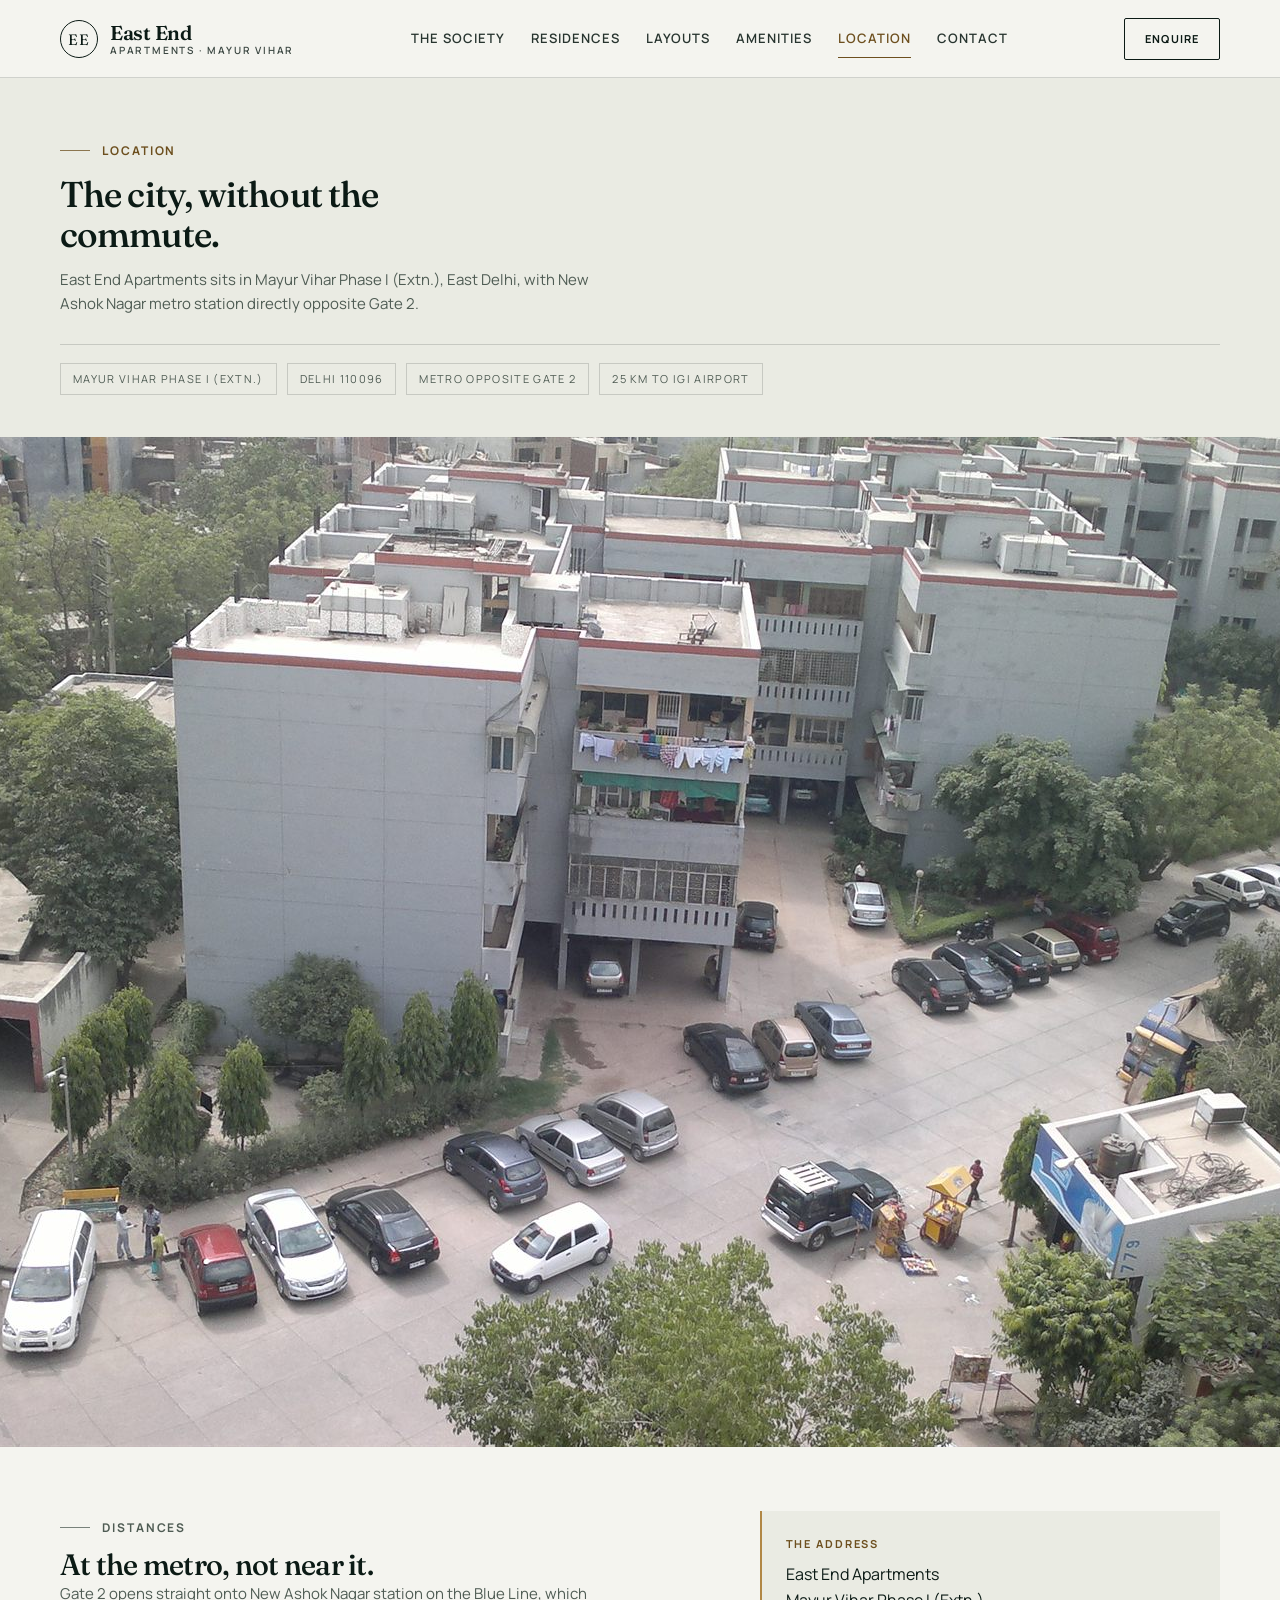
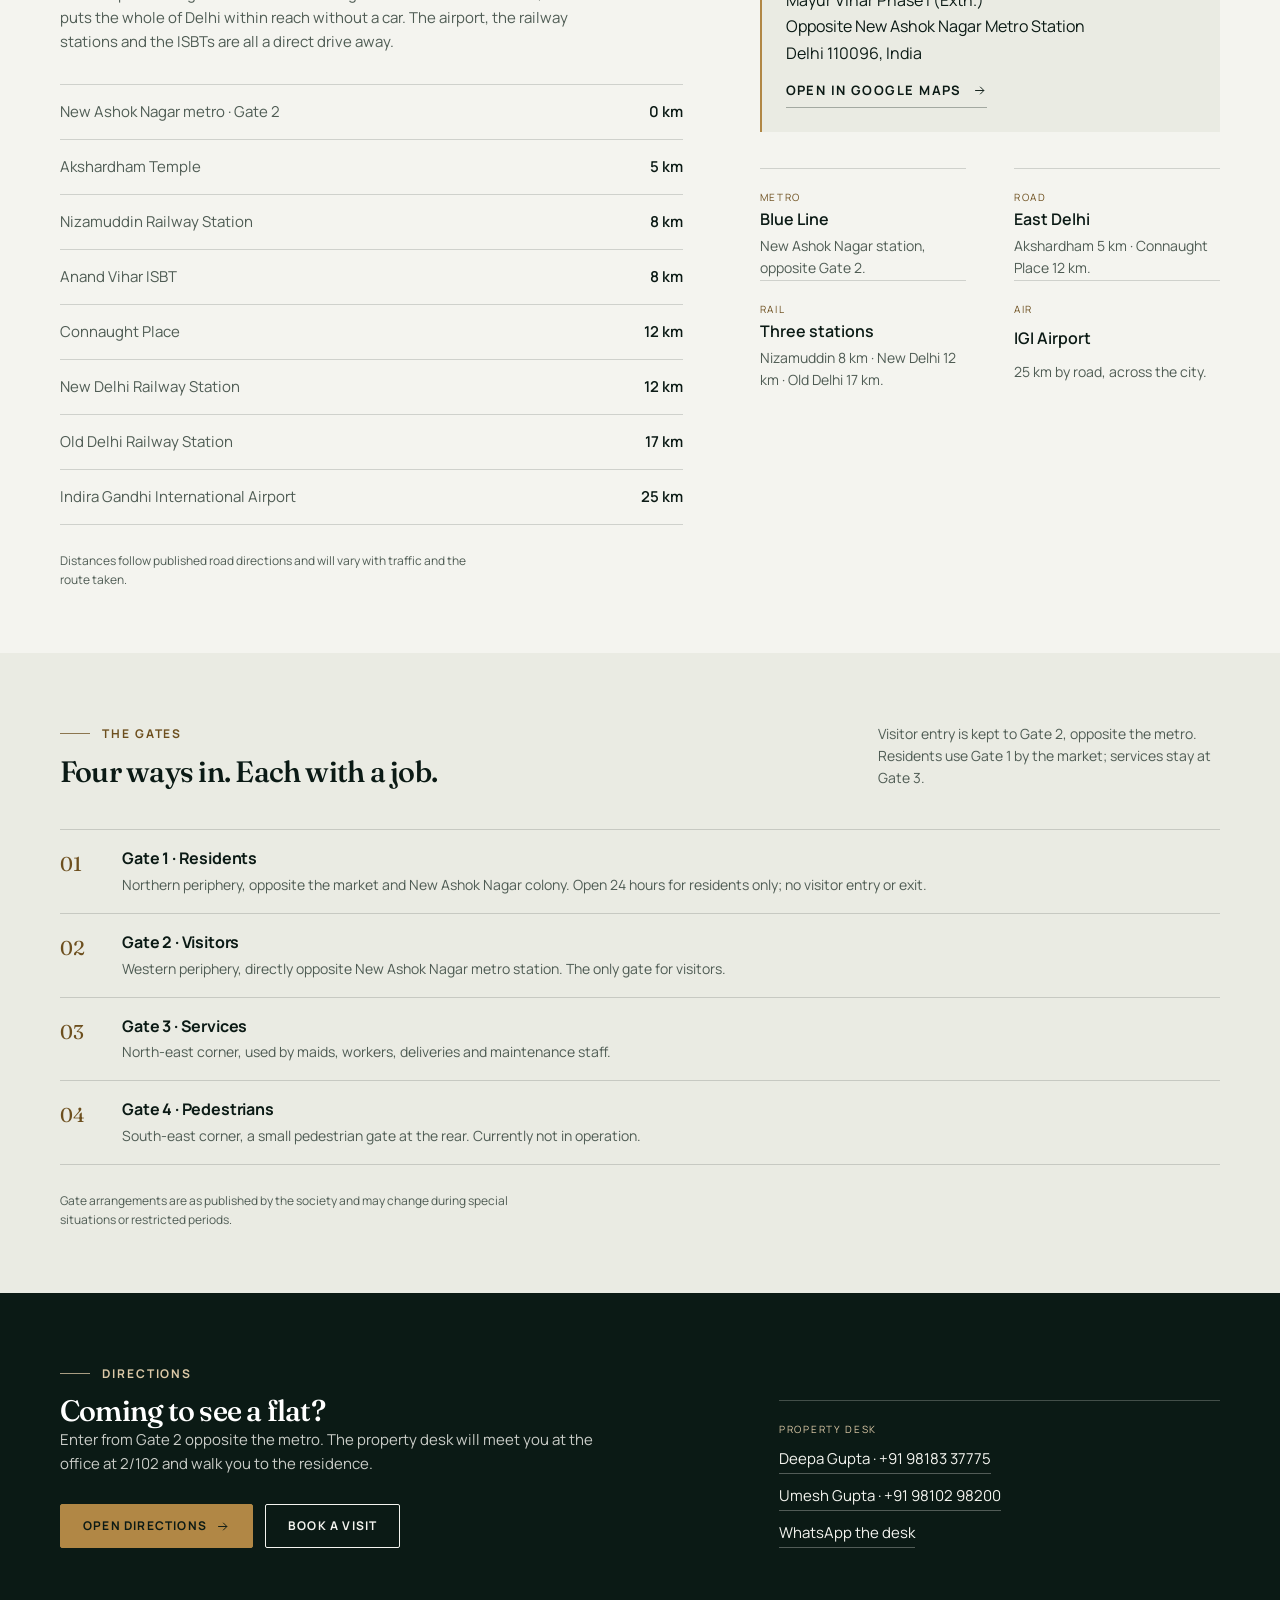
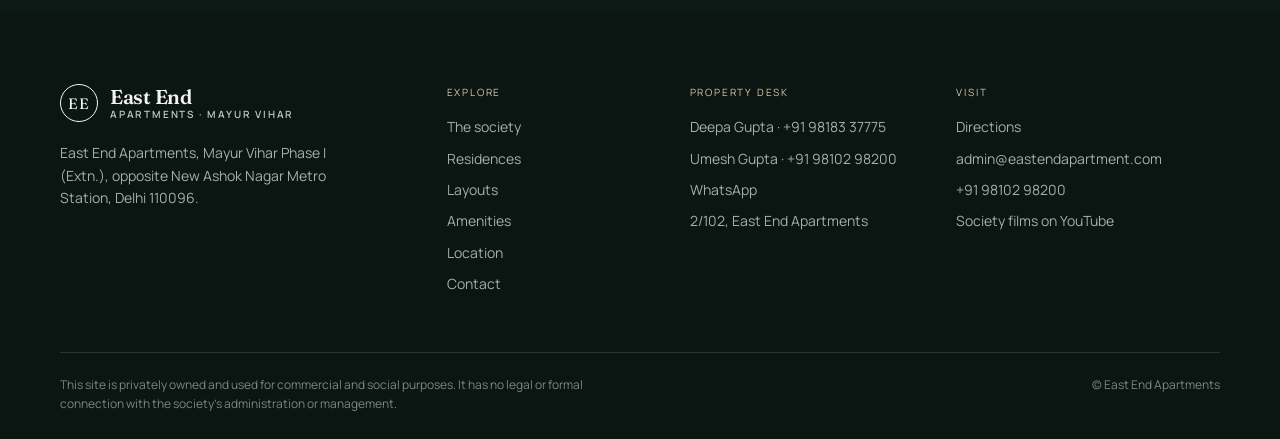
<file: location.html>
<!DOCTYPE html>
<html lang="en">
<head>
<meta charset="utf-8">
<meta name="viewport" content="width=device-width, initial-scale=1">
<title>Location — East End Apartments, Mayur Vihar</title>
<meta name="description" content="East End Apartments is opposite New Ashok Nagar metro station in Mayur Vihar Phase I, with distances to Akshardham, Connaught Place, the airport and railway stations.">
<link rel="icon" type="image/svg+xml" href="assets/favicon.svg">
<link rel="stylesheet" href="assets/css/layout.css">
<link rel="stylesheet" href="assets/css/site.css">
<script>document.documentElement.classList.add('js');</script>
<noscript><style>.reveal{opacity:1;transform:none}</style></noscript>
</head>
<body class="page-location">

<a class="skip-link" href="#main">Skip to content</a>

<header class="site-header is-solid">
  <div class="container header-inner">
    <a class="brand" href="index.html" aria-label="East End Apartments — home">
      <span class="brand-mark" aria-hidden="true">EE</span>
      <span class="brand-text">
        <span class="brand-name">East End</span>
        <span class="brand-sub">Apartments · Mayur Vihar</span>
      </span>
    </a>
    <nav class="nav" aria-label="Primary">
      <a href="society.html">The society</a>
      <a href="residences.html">Residences</a>
      <a href="layouts.html">Layouts</a>
      <a href="amenities.html">Amenities</a>
      <a href="location.html" aria-current="page">Location</a>
      <a href="contact.html">Contact</a>
    </nav>
    <div class="header-actions">
      <a class="btn btn--outline header-cta" href="contact.html">Enquire</a>
      <button class="menu-btn" type="button" data-menu-toggle aria-expanded="false" aria-controls="mobile-nav" aria-label="Open menu">
        <svg class="od-icon od-icon--lg" viewBox="0 0 24 24" fill="none" stroke="currentColor" stroke-width="1.5" aria-hidden="true"><path d="M3 7h18M3 12h18M3 17h18"/></svg>
      </button>
    </div>
  </div>
</header>

<div class="mobile-nav" id="mobile-nav" hidden>
  <ul>
    <li><a href="society.html">The society <svg class="od-icon od-icon--sm" viewBox="0 0 24 24" fill="none" stroke="currentColor" stroke-width="1.5" aria-hidden="true"><path d="M5 12h14M13 6l6 6-6 6"/></svg></a></li>
    <li><a href="residences.html">Residences <svg class="od-icon od-icon--sm" viewBox="0 0 24 24" fill="none" stroke="currentColor" stroke-width="1.5" aria-hidden="true"><path d="M5 12h14M13 6l6 6-6 6"/></svg></a></li>
    <li><a href="layouts.html">Layouts <svg class="od-icon od-icon--sm" viewBox="0 0 24 24" fill="none" stroke="currentColor" stroke-width="1.5" aria-hidden="true"><path d="M5 12h14M13 6l6 6-6 6"/></svg></a></li>
    <li><a href="amenities.html">Amenities <svg class="od-icon od-icon--sm" viewBox="0 0 24 24" fill="none" stroke="currentColor" stroke-width="1.5" aria-hidden="true"><path d="M5 12h14M13 6l6 6-6 6"/></svg></a></li>
    <li><a href="location.html">Location <svg class="od-icon od-icon--sm" viewBox="0 0 24 24" fill="none" stroke="currentColor" stroke-width="1.5" aria-hidden="true"><path d="M5 12h14M13 6l6 6-6 6"/></svg></a></li>
    <li><a href="contact.html">Contact <svg class="od-icon od-icon--sm" viewBox="0 0 24 24" fill="none" stroke="currentColor" stroke-width="1.5" aria-hidden="true"><path d="M5 12h14M13 6l6 6-6 6"/></svg></a></li>
  </ul>
  <div class="mobile-contact">
    <span>Property desk</span>
    <a href="tel:+919810298200"><strong>+91 98102 98200</strong></a>
    <a href="mailto:admin@eastendapartment.com">admin@eastendapartment.com</a>
  </div>
</div>

<main id="main">

  <section class="page-hero">
    <div class="container">
      <p class="eyebrow">Location</p>
      <h1>The city, without the commute.</h1>
      <p class="lead">East End Apartments sits in Mayur Vihar Phase I (Extn.), East Delhi, with New Ashok Nagar metro station directly opposite Gate 2.</p>
      <div class="page-meta">
        <span>Mayur Vihar Phase I (Extn.)</span>
        <span>Delhi 110096</span>
        <span>Metro opposite Gate 2</span>
        <span>25 km to IGI Airport</span>
      </div>
    </div>
  </section>

  <img class="wide-media" src="assets/society/society-middle.jpg" alt="The middle of East End Apartments, with residential lanes and greenery" width="1800" height="1010" loading="lazy" decoding="async">

  <section class="section">
    <div class="container intro-grid reveal">
      <div class="prose">
        <p class="eyebrow">Distances</p>
        <h2 class="section-heading">At the metro, not near it.</h2>
        <p>Gate 2 opens straight onto New Ashok Nagar station on the Blue Line, which puts the whole of Delhi within reach without a car. The airport, the railway stations and the ISBTs are all a direct drive away.</p>
        <ul class="distance-list distance-list--spaced">
          <li class="distance"><span>New Ashok Nagar metro · Gate 2</span><b>0 km</b></li>
          <li class="distance"><span>Akshardham Temple</span><b>5 km</b></li>
          <li class="distance"><span>Nizamuddin Railway Station</span><b>8 km</b></li>
          <li class="distance"><span>Anand Vihar ISBT</span><b>8 km</b></li>
          <li class="distance"><span>Connaught Place</span><b>12 km</b></li>
          <li class="distance"><span>New Delhi Railway Station</span><b>12 km</b></li>
          <li class="distance"><span>Old Delhi Railway Station</span><b>17 km</b></li>
          <li class="distance"><span>Indira Gandhi International Airport</span><b>25 km</b></li>
        </ul>
        <p class="grid-note">Distances follow published road directions and will vary with traffic and the route taken.</p>
      </div>
      <div>
        <div class="address-block">
          <span class="k">The address</span>
          <p>East End Apartments<br>Mayur Vihar Phase I (Extn.)<br>Opposite New Ashok Nagar Metro Station<br>Delhi 110096, India</p>
          <a class="link-arrow" href="https://maps.google.com/?q=East+End+Apartments+Mayur+Vihar+Phase+I+Delhi" target="_blank" rel="noopener">Open in Google Maps
            <svg class="od-icon od-icon--sm" viewBox="0 0 24 24" fill="none" stroke="currentColor" stroke-width="1.5" aria-hidden="true"><path d="M5 12h14M13 6l6 6-6 6"/></svg>
          </a>
        </div>
        <div class="info-grid info-grid--2">
          <div class="info">
            <span class="k">Metro</span>
            <h3>Blue Line</h3>
            <p>New Ashok Nagar station, opposite Gate 2.</p>
          </div>
          <div class="info">
            <span class="k">Road</span>
            <h3>East Delhi</h3>
            <p>Akshardham 5 km · Connaught Place 12 km.</p>
          </div>
          <div class="info">
            <span class="k">Rail</span>
            <h3>Three stations</h3>
            <p>Nizamuddin 8 km · New Delhi 12 km · Old Delhi 17 km.</p>
          </div>
          <div class="info">
            <span class="k">Air</span>
            <h3>IGI Airport</h3>
            <p>25 km by road, across the city.</p>
          </div>
        </div>
      </div>
    </div>
  </section>

  <section class="section section--paper2">
    <div class="container">
      <div class="sec-head reveal">
        <div>
          <p class="eyebrow">The gates</p>
          <h2>Four ways in. Each with a job.</h2>
        </div>
        <div class="sec-aside">
          <p>Visitor entry is kept to Gate 2, opposite the metro. Residents use Gate 1 by the market; services stay at Gate 3.</p>
        </div>
      </div>
      <div class="gate-list reveal">
        <div class="gate">
          <span class="g-num">01</span>
          <div><h3>Gate 1 · Residents</h3><p>Northern periphery, opposite the market and New Ashok Nagar colony. Open 24 hours for residents only; no visitor entry or exit.</p></div>
        </div>
        <div class="gate">
          <span class="g-num">02</span>
          <div><h3>Gate 2 · Visitors</h3><p>Western periphery, directly opposite New Ashok Nagar metro station. The only gate for visitors.</p></div>
        </div>
        <div class="gate">
          <span class="g-num">03</span>
          <div><h3>Gate 3 · Services</h3><p>North-east corner, used by maids, workers, deliveries and maintenance staff.</p></div>
        </div>
        <div class="gate">
          <span class="g-num">04</span>
          <div><h3>Gate 4 · Pedestrians</h3><p>South-east corner, a small pedestrian gate at the rear. Currently not in operation.</p></div>
        </div>
      </div>
      <p class="grid-note">Gate arrangements are as published by the society and may change during special situations or restricted periods.</p>
    </div>
  </section>

  <section class="cta on-dark">
    <div class="container cta-grid">
      <div class="reveal">
        <p class="eyebrow">Directions</p>
        <h2>Coming to see a flat?</h2>
        <p class="lead">Enter from Gate 2 opposite the metro. The property desk will meet you at the office at 2/102 and walk you to the residence.</p>
        <div class="cta-actions">
          <a class="btn btn--brass" href="https://maps.google.com/?q=East+End+Apartments+Mayur+Vihar+Phase+I+Delhi" target="_blank" rel="noopener">Open directions
            <svg class="od-icon od-icon--sm" viewBox="0 0 24 24" fill="none" stroke="currentColor" stroke-width="1.5" aria-hidden="true"><path d="M5 12h14M13 6l6 6-6 6"/></svg>
          </a>
          <a class="btn btn--outline" href="contact.html">Book a visit</a>
        </div>
      </div>
      <div class="cta-contact reveal">
        <span class="k">Property desk</span>
        <a href="tel:+919818337775">Deepa Gupta · +91 98183 37775</a>
        <a href="tel:+919810298200">Umesh Gupta · +91 98102 98200</a>
        <a href="https://wa.me/919818337775" target="_blank" rel="noopener">WhatsApp the desk</a>
      </div>
    </div>
  </section>

</main>

<footer class="site-footer">
  <div class="container">
    <div class="footer-grid">
      <div class="footer-brand">
        <a class="brand" href="index.html" aria-label="East End Apartments — home">
          <span class="brand-mark" aria-hidden="true">EE</span>
          <span class="brand-text">
            <span class="brand-name">East End</span>
            <span class="brand-sub">Apartments · Mayur Vihar</span>
          </span>
        </a>
        <p>East End Apartments, Mayur Vihar Phase I (Extn.), opposite New Ashok Nagar Metro Station, Delhi 110096.</p>
      </div>
      <div>
        <p class="footer-heading">Explore</p>
        <ul class="footer-list">
          <li><a href="society.html">The society</a></li>
          <li><a href="residences.html">Residences</a></li>
          <li><a href="layouts.html">Layouts</a></li>
          <li><a href="amenities.html">Amenities</a></li>
          <li><a href="location.html">Location</a></li>
          <li><a href="contact.html">Contact</a></li>
        </ul>
      </div>
      <div>
        <p class="footer-heading">Property desk</p>
        <ul class="footer-list">
          <li><a href="tel:+919818337775">Deepa Gupta · +91 98183 37775</a></li>
          <li><a href="tel:+919810298200">Umesh Gupta · +91 98102 98200</a></li>
          <li><a href="https://wa.me/919818337775" target="_blank" rel="noopener">WhatsApp</a></li>
          <li>2/102, East End Apartments</li>
        </ul>
      </div>
      <div>
        <p class="footer-heading">Visit</p>
        <ul class="footer-list">
          <li><a href="https://maps.google.com/?q=East+End+Apartments+Mayur+Vihar+Phase+I+Delhi" target="_blank" rel="noopener">Directions</a></li>
          <li><a href="mailto:admin@eastendapartment.com">admin@eastendapartment.com</a></li>
          <li><a href="tel:+919810298200">+91 98102 98200</a></li>
          <li><a href="https://www.youtube.com/channel/UCiYw7GojMymDLBtzY43Pp6A/videos" target="_blank" rel="noopener">Society films on YouTube</a></li>
        </ul>
      </div>
    </div>
    <div class="footer-bottom">
      <p>This site is privately owned and used for commercial and social purposes. It has no legal or formal connection with the society's administration or management.</p>
      <p>© East End Apartments</p>
    </div>
  </div>
</footer>

<script src="assets/js/data.js"></script>
<script src="assets/js/site.js"></script>
</body>
</html>
</file>
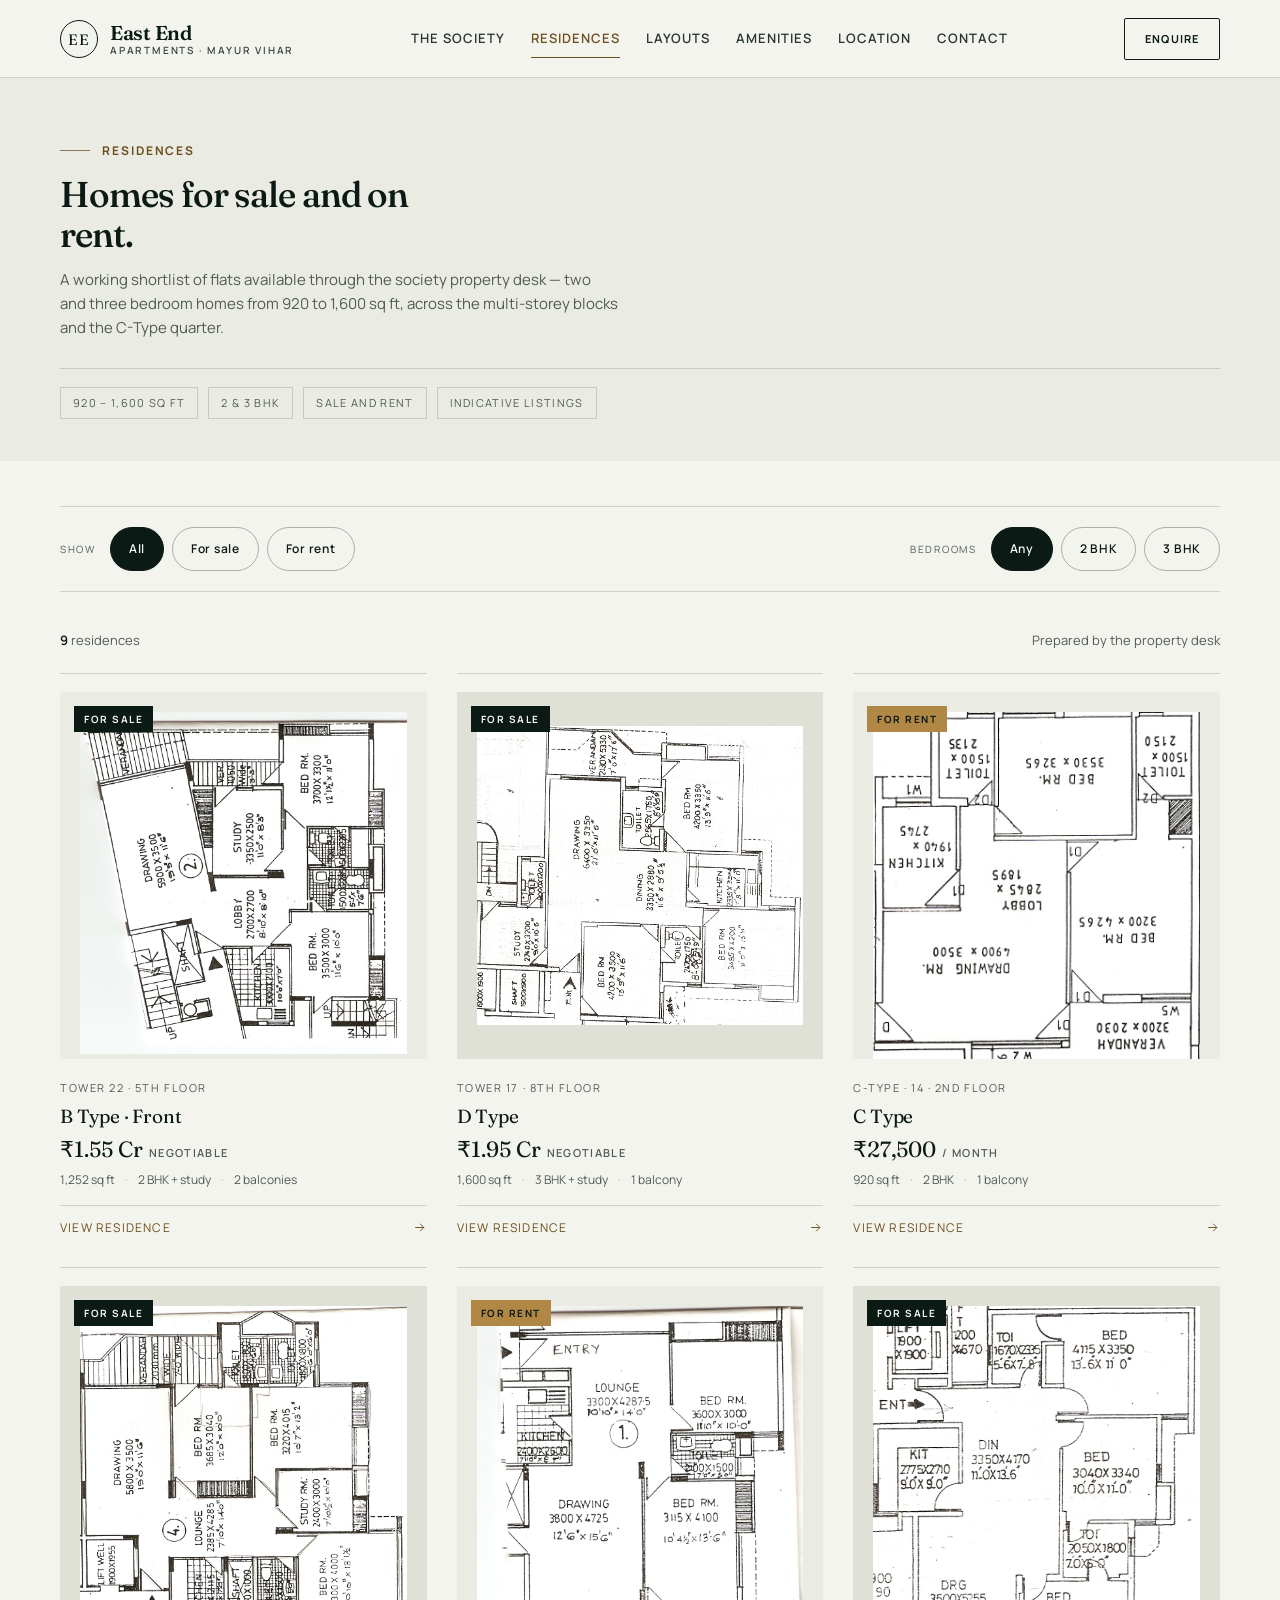
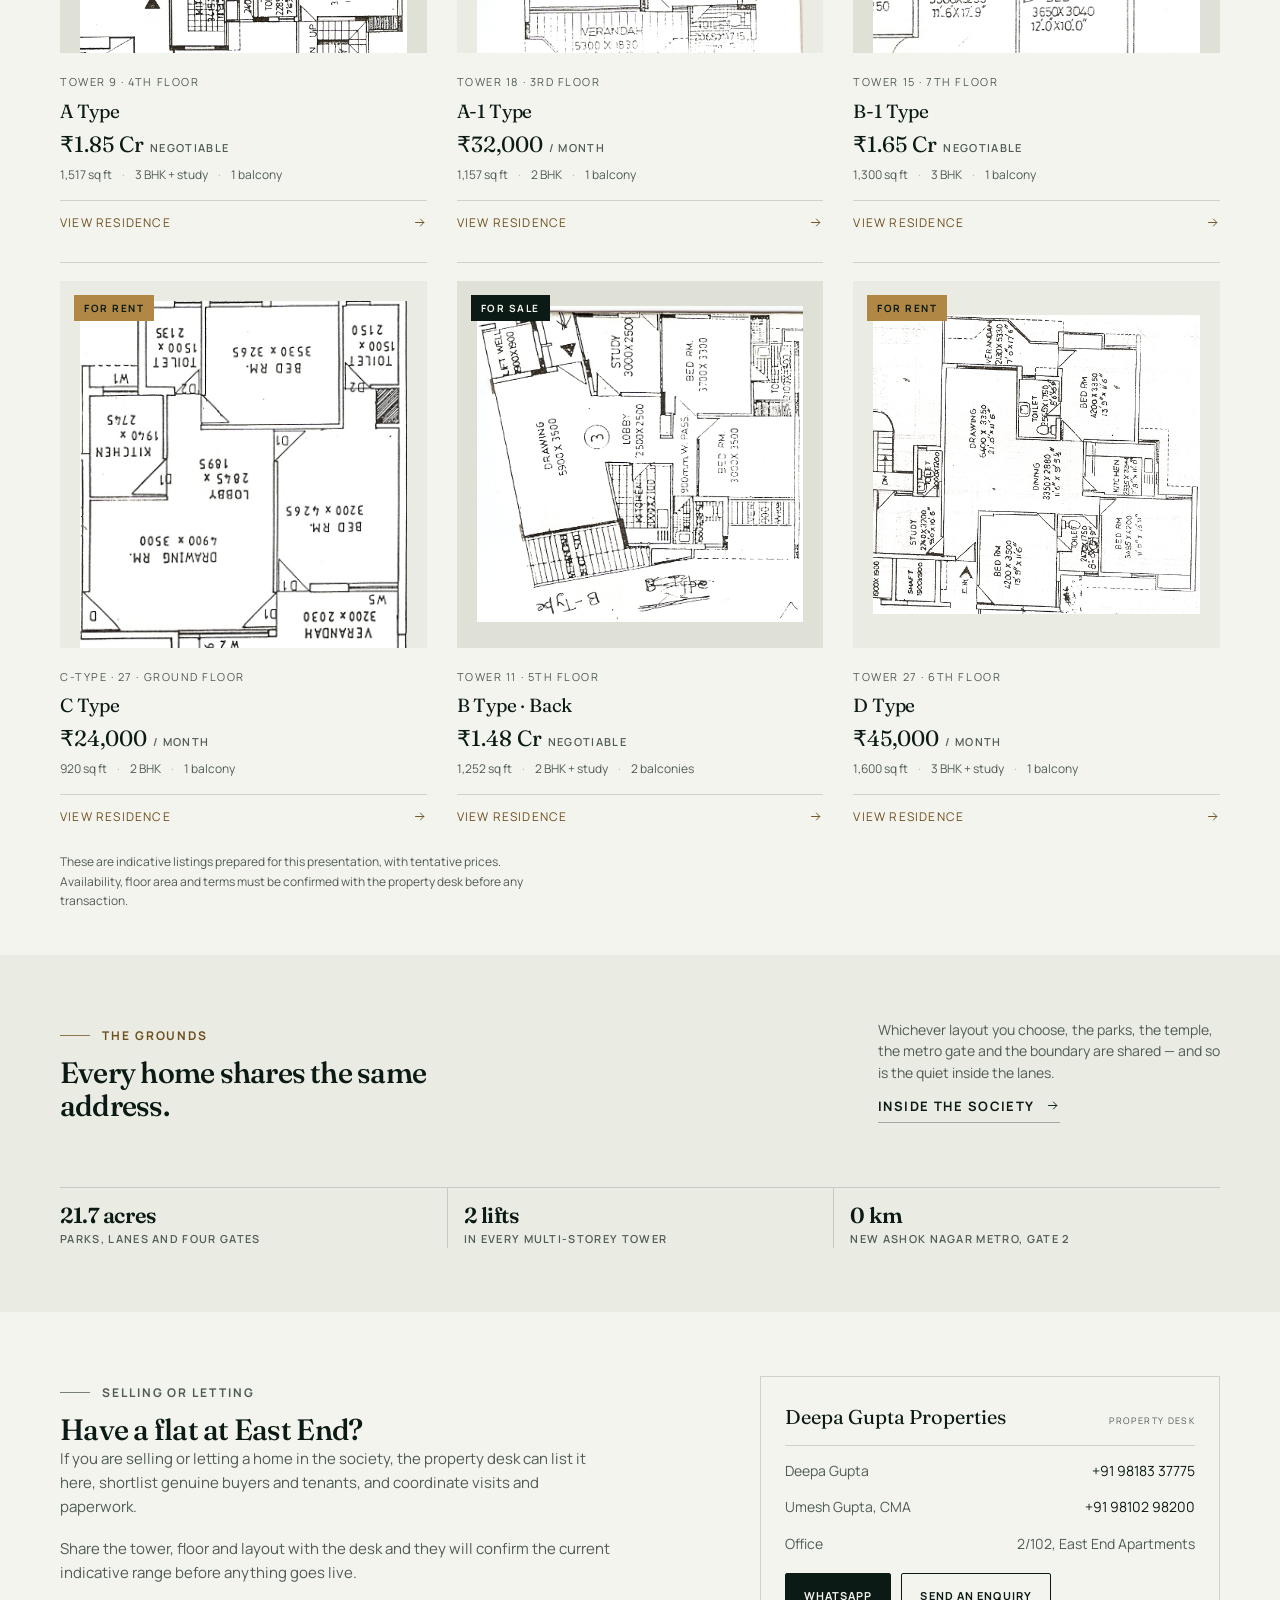
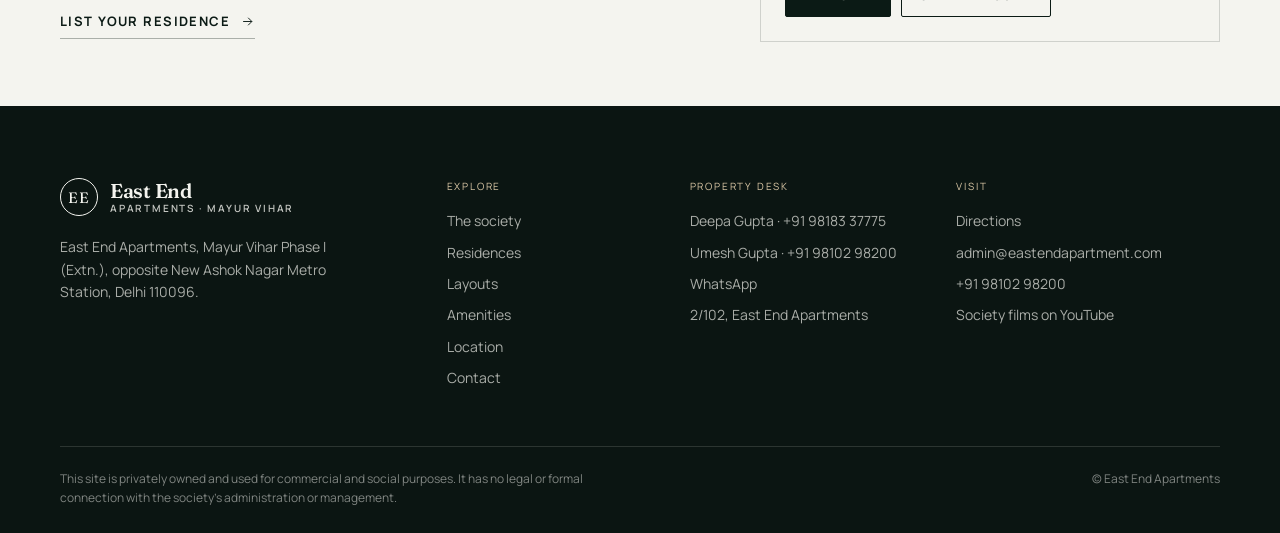
<file: residences.html>
<!DOCTYPE html>
<html lang="en">
<head>
<meta charset="utf-8">
<meta name="viewport" content="width=device-width, initial-scale=1">
<title>Residences — East End Apartments, Mayur Vihar</title>
<meta name="description" content="Two and three bedroom homes for sale and on rent in East End Apartments, Mayur Vihar Phase I — 920 to 1,600 sq ft, through the society property desk.">
<link rel="icon" type="image/svg+xml" href="assets/favicon.svg">
<link rel="stylesheet" href="assets/css/layout.css">
<link rel="stylesheet" href="assets/css/site.css">
<script>document.documentElement.classList.add('js');</script>
<noscript><style>.reveal{opacity:1;transform:none}</style></noscript>
</head>
<body class="page-residences">

<a class="skip-link" href="#main">Skip to content</a>

<header class="site-header is-solid">
  <div class="container header-inner">
    <a class="brand" href="index.html" aria-label="East End Apartments — home">
      <span class="brand-mark" aria-hidden="true">EE</span>
      <span class="brand-text">
        <span class="brand-name">East End</span>
        <span class="brand-sub">Apartments · Mayur Vihar</span>
      </span>
    </a>
    <nav class="nav" aria-label="Primary">
      <a href="society.html">The society</a>
      <a href="residences.html" aria-current="page">Residences</a>
      <a href="layouts.html">Layouts</a>
      <a href="amenities.html">Amenities</a>
      <a href="location.html">Location</a>
      <a href="contact.html">Contact</a>
    </nav>
    <div class="header-actions">
      <a class="btn btn--outline header-cta" href="contact.html">Enquire</a>
      <button class="menu-btn" type="button" data-menu-toggle aria-expanded="false" aria-controls="mobile-nav" aria-label="Open menu">
        <svg class="od-icon od-icon--lg" viewBox="0 0 24 24" fill="none" stroke="currentColor" stroke-width="1.5" aria-hidden="true"><path d="M3 7h18M3 12h18M3 17h18"/></svg>
      </button>
    </div>
  </div>
</header>

<div class="mobile-nav" id="mobile-nav" hidden>
  <ul>
    <li><a href="society.html">The society <svg class="od-icon od-icon--sm" viewBox="0 0 24 24" fill="none" stroke="currentColor" stroke-width="1.5" aria-hidden="true"><path d="M5 12h14M13 6l6 6-6 6"/></svg></a></li>
    <li><a href="residences.html">Residences <svg class="od-icon od-icon--sm" viewBox="0 0 24 24" fill="none" stroke="currentColor" stroke-width="1.5" aria-hidden="true"><path d="M5 12h14M13 6l6 6-6 6"/></svg></a></li>
    <li><a href="layouts.html">Layouts <svg class="od-icon od-icon--sm" viewBox="0 0 24 24" fill="none" stroke="currentColor" stroke-width="1.5" aria-hidden="true"><path d="M5 12h14M13 6l6 6-6 6"/></svg></a></li>
    <li><a href="amenities.html">Amenities <svg class="od-icon od-icon--sm" viewBox="0 0 24 24" fill="none" stroke="currentColor" stroke-width="1.5" aria-hidden="true"><path d="M5 12h14M13 6l6 6-6 6"/></svg></a></li>
    <li><a href="location.html">Location <svg class="od-icon od-icon--sm" viewBox="0 0 24 24" fill="none" stroke="currentColor" stroke-width="1.5" aria-hidden="true"><path d="M5 12h14M13 6l6 6-6 6"/></svg></a></li>
    <li><a href="contact.html">Contact <svg class="od-icon od-icon--sm" viewBox="0 0 24 24" fill="none" stroke="currentColor" stroke-width="1.5" aria-hidden="true"><path d="M5 12h14M13 6l6 6-6 6"/></svg></a></li>
  </ul>
  <div class="mobile-contact">
    <span>Property desk</span>
    <a href="tel:+919810298200"><strong>+91 98102 98200</strong></a>
    <a href="mailto:admin@eastendapartment.com">admin@eastendapartment.com</a>
  </div>
</div>

<main id="main">

  <section class="page-hero">
    <div class="container">
      <p class="eyebrow">Residences</p>
      <h1>Homes for sale and on rent.</h1>
      <p class="lead">A working shortlist of flats available through the society property desk — two and three bedroom homes from 920 to 1,600 sq ft, across the multi-storey blocks and the C-Type quarter.</p>
      <div class="page-meta">
        <span>920 – 1,600 sq ft</span>
        <span>2 &amp; 3 BHK</span>
        <span>Sale and rent</span>
        <span>Indicative listings</span>
      </div>
    </div>
  </section>

  <section class="section section--tight">
    <div class="container">
      <div class="filters">
        <div class="filter-group" role="group" aria-label="Listing type">
          <span class="filter-label">Show</span>
          <button class="chip" type="button" data-mode="all" aria-pressed="true">All</button>
          <button class="chip" type="button" data-mode="sale" aria-pressed="false">For sale</button>
          <button class="chip" type="button" data-mode="rent" aria-pressed="false">For rent</button>
        </div>
        <div class="filter-group" role="group" aria-label="Bedrooms">
          <span class="filter-label">Bedrooms</span>
          <button class="chip" type="button" data-bhk="all" aria-pressed="true">Any</button>
          <button class="chip" type="button" data-bhk="2" aria-pressed="false">2 BHK</button>
          <button class="chip" type="button" data-bhk="3" aria-pressed="false">3 BHK</button>
        </div>
      </div>
      <div class="results-bar">
        <p id="listing-count" aria-live="polite"></p>
        <p>Prepared by the property desk</p>
      </div>
      <div class="listings" id="listing-grid"></div>
      <div class="empty-state" id="listing-empty" hidden>
        <h3>No residences match these filters.</h3>
        <p>Try a different bedroom count, or clear the filters to see every home on the desk.</p>
        <button class="btn btn--primary" type="button" id="reset-filters">Clear filters</button>
      </div>
      <p class="grid-note">These are indicative listings prepared for this presentation, with tentative prices. Availability, floor area and terms must be confirmed with the property desk before any transaction.</p>
    </div>
  </section>

  <section class="section section--paper2">
    <div class="container">
      <div class="sec-head reveal">
        <div>
          <p class="eyebrow">The grounds</p>
          <h2>Every home shares the same address.</h2>
        </div>
        <div class="sec-aside">
          <p>Whichever layout you choose, the parks, the temple, the metro gate and the boundary are shared — and so is the quiet inside the lanes.</p>
          <a class="link-arrow" href="society.html">Inside the society
            <svg class="od-icon od-icon--sm" viewBox="0 0 24 24" fill="none" stroke="currentColor" stroke-width="1.5" aria-hidden="true"><path d="M5 12h14M13 6l6 6-6 6"/></svg>
          </a>
        </div>
      </div>
      <div class="fact-strip reveal">
        <div class="fact"><b>21.7 acres</b><span>Parks, lanes and four gates</span></div>
        <div class="fact"><b>2 lifts</b><span>In every multi-storey tower</span></div>
        <div class="fact"><b>0 km</b><span>New Ashok Nagar metro, Gate 2</span></div>
      </div>
    </div>
  </section>

  <section class="section">
    <div class="container intro-grid reveal">
      <div class="prose">
        <p class="eyebrow">Selling or letting</p>
        <h2 class="section-heading">Have a flat at East End?</h2>
        <p>If you are selling or letting a home in the society, the property desk can list it here, shortlist genuine buyers and tenants, and coordinate visits and paperwork.</p>
        <p>Share the tower, floor and layout with the desk and they will confirm the current indicative range before anything goes live.</p>
        <a class="link-arrow" href="contact.html?interest=sell">List your residence
          <svg class="od-icon od-icon--sm" viewBox="0 0 24 24" fill="none" stroke="currentColor" stroke-width="1.5" aria-hidden="true"><path d="M5 12h14M13 6l6 6-6 6"/></svg>
        </a>
      </div>
      <div class="desk">
        <div class="desk-head">
          <b>Deepa Gupta Properties</b>
          <span>Property desk</span>
        </div>
        <div class="desk-row"><span>Deepa Gupta</span><a href="tel:+919818337775">+91 98183 37775</a></div>
        <div class="desk-row"><span>Umesh Gupta, CMA</span><a href="tel:+919810298200">+91 98102 98200</a></div>
        <div class="desk-row"><span>Office</span><span>2/102, East End Apartments</span></div>
        <div class="desk-actions">
          <a class="btn btn--primary" href="https://wa.me/919818337775" target="_blank" rel="noopener">WhatsApp</a>
          <a class="btn btn--outline" href="contact.html">Send an enquiry</a>
        </div>
      </div>
    </div>
  </section>

</main>

<footer class="site-footer">
  <div class="container">
    <div class="footer-grid">
      <div class="footer-brand">
        <a class="brand" href="index.html" aria-label="East End Apartments — home">
          <span class="brand-mark" aria-hidden="true">EE</span>
          <span class="brand-text">
            <span class="brand-name">East End</span>
            <span class="brand-sub">Apartments · Mayur Vihar</span>
          </span>
        </a>
        <p>East End Apartments, Mayur Vihar Phase I (Extn.), opposite New Ashok Nagar Metro Station, Delhi 110096.</p>
      </div>
      <div>
        <p class="footer-heading">Explore</p>
        <ul class="footer-list">
          <li><a href="society.html">The society</a></li>
          <li><a href="residences.html">Residences</a></li>
          <li><a href="layouts.html">Layouts</a></li>
          <li><a href="amenities.html">Amenities</a></li>
          <li><a href="location.html">Location</a></li>
          <li><a href="contact.html">Contact</a></li>
        </ul>
      </div>
      <div>
        <p class="footer-heading">Property desk</p>
        <ul class="footer-list">
          <li><a href="tel:+919818337775">Deepa Gupta · +91 98183 37775</a></li>
          <li><a href="tel:+919810298200">Umesh Gupta · +91 98102 98200</a></li>
          <li><a href="https://wa.me/919818337775" target="_blank" rel="noopener">WhatsApp</a></li>
          <li>2/102, East End Apartments</li>
        </ul>
      </div>
      <div>
        <p class="footer-heading">Visit</p>
        <ul class="footer-list">
          <li><a href="https://maps.google.com/?q=East+End+Apartments+Mayur+Vihar+Phase+I+Delhi" target="_blank" rel="noopener">Directions</a></li>
          <li><a href="mailto:admin@eastendapartment.com">admin@eastendapartment.com</a></li>
          <li><a href="tel:+919810298200">+91 98102 98200</a></li>
          <li><a href="https://www.youtube.com/channel/UCiYw7GojMymDLBtzY43Pp6A/videos" target="_blank" rel="noopener">Society films on YouTube</a></li>
        </ul>
      </div>
    </div>
    <div class="footer-bottom">
      <p>This site is privately owned and used for commercial and social purposes. It has no legal or formal connection with the society's administration or management.</p>
      <p>© East End Apartments</p>
    </div>
  </div>
</footer>

<dialog class="dialog" id="listing-dialog" aria-labelledby="listing-dialog-title">
  <button class="dialog-close" type="button" data-close-dialog aria-label="Close residence details">
    <svg class="od-icon od-icon--md" viewBox="0 0 24 24" fill="none" stroke="currentColor" stroke-width="1.5" aria-hidden="true"><path d="M6 6l12 12M18 6L6 18"/></svg>
  </button>
  <div class="dialog-shell">
    <div class="dialog-media">
      <img data-ld-img src="assets/plans/b-front.jpg" alt="B Type floor plan" width="1002" height="1048">
    </div>
    <div class="dialog-body">
      <p class="eyebrow" data-ld-kicker>For sale</p>
      <h2 id="listing-dialog-title" data-ld-name>B Type · Front</h2>
      <p class="dialog-price" data-ld-price></p>
      <p class="lead" data-ld-note></p>
      <div class="spec-list" data-ld-specs></div>
      <p class="form-note" data-ld-ref></p>
      <div class="dialog-actions">
        <a class="btn btn--primary" data-ld-cta href="contact.html?interest=buy">Request a viewing
          <svg class="od-icon od-icon--sm" viewBox="0 0 24 24" fill="none" stroke="currentColor" stroke-width="1.5" aria-hidden="true"><path d="M5 12h14M13 6l6 6-6 6"/></svg>
        </a>
        <a class="btn btn--outline" href="tel:+919810298200">Call the desk</a>
      </div>
    </div>
  </div>
</dialog>

<script src="assets/js/data.js"></script>
<script src="assets/js/site.js"></script>
</body>
</html>
</file>
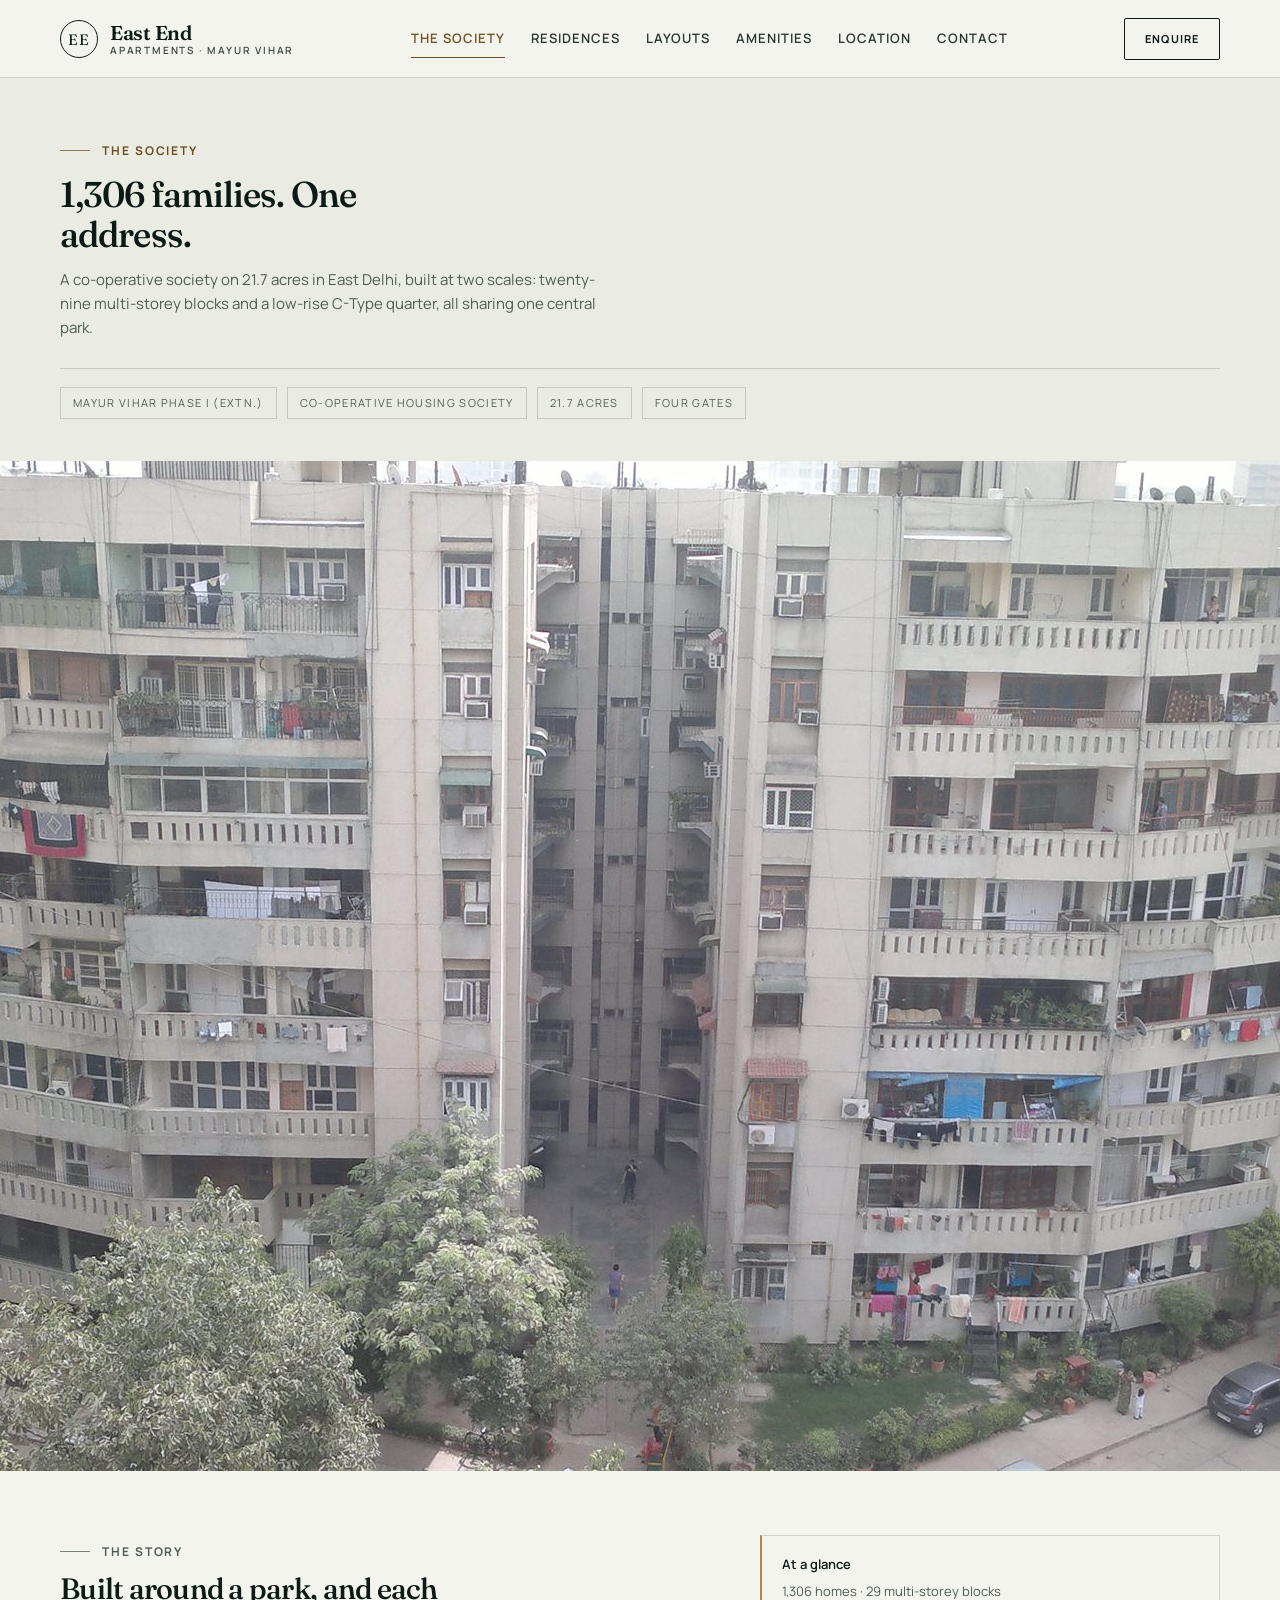
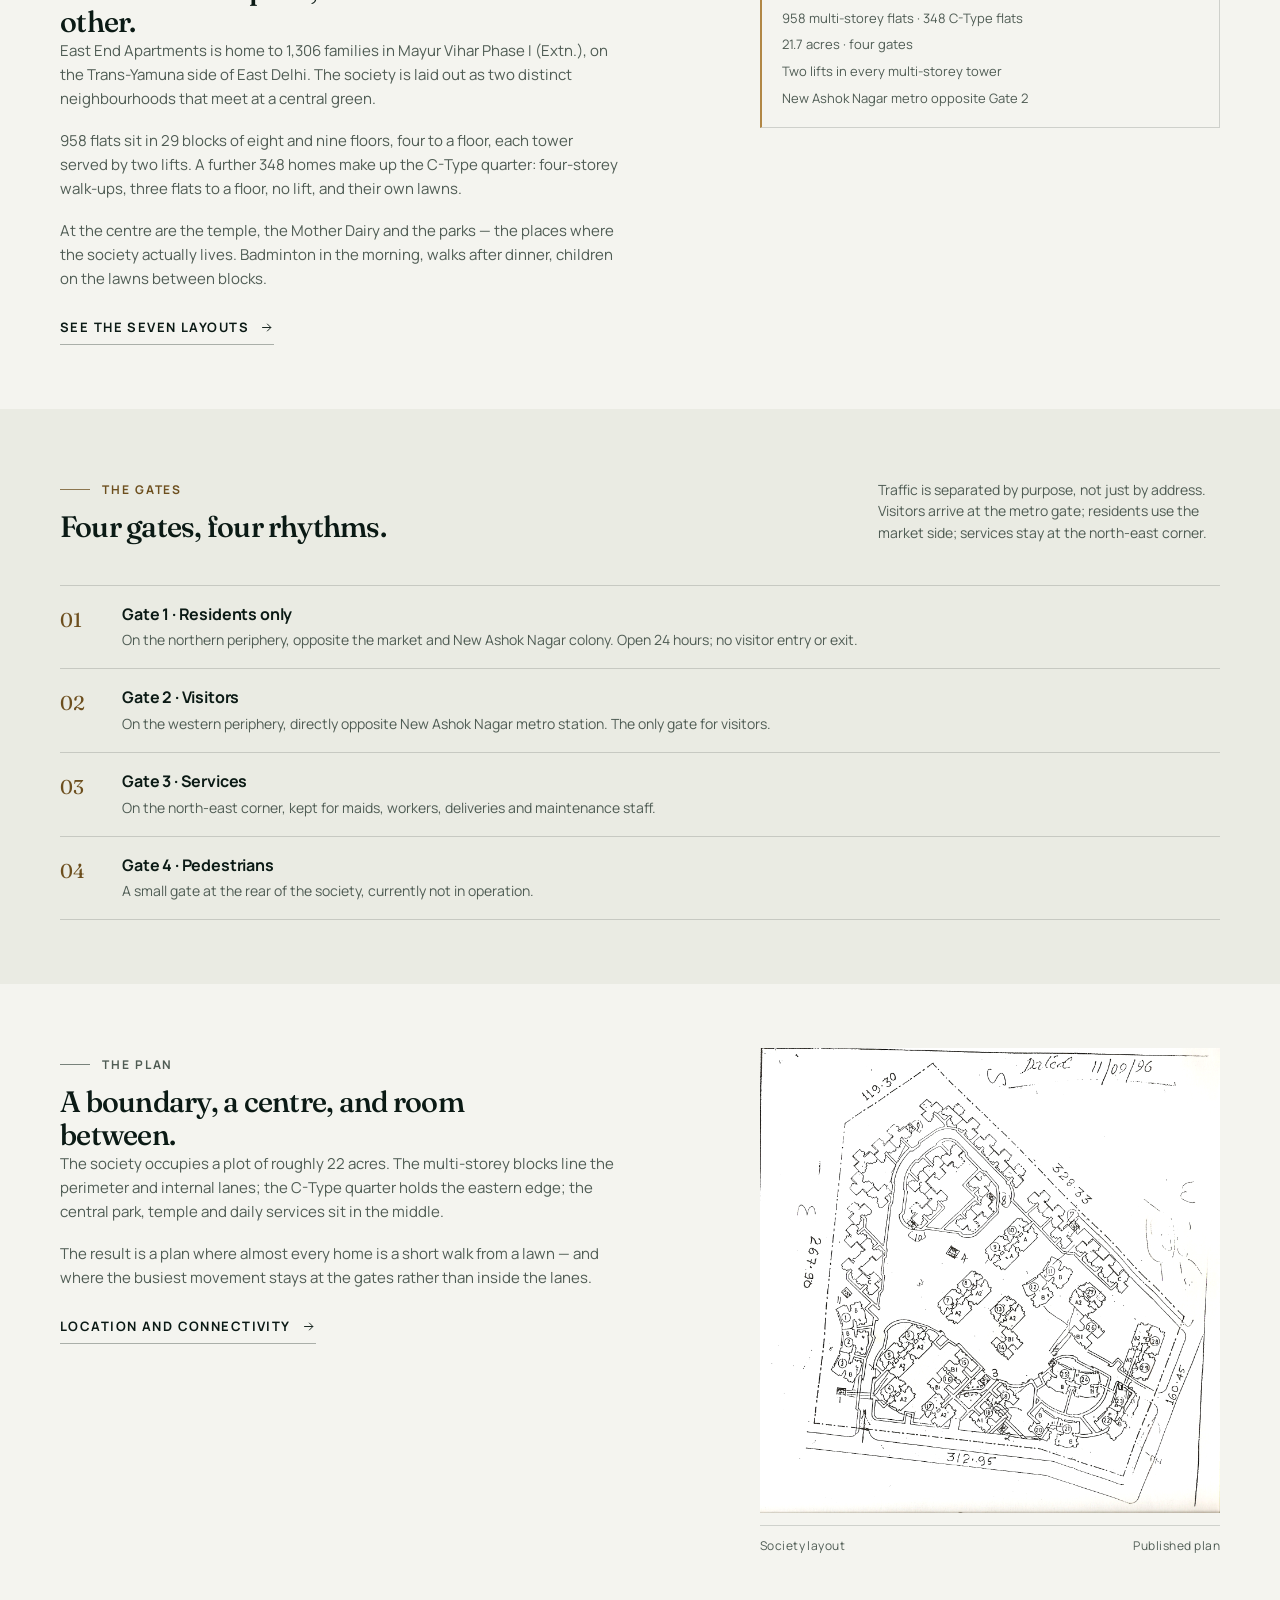
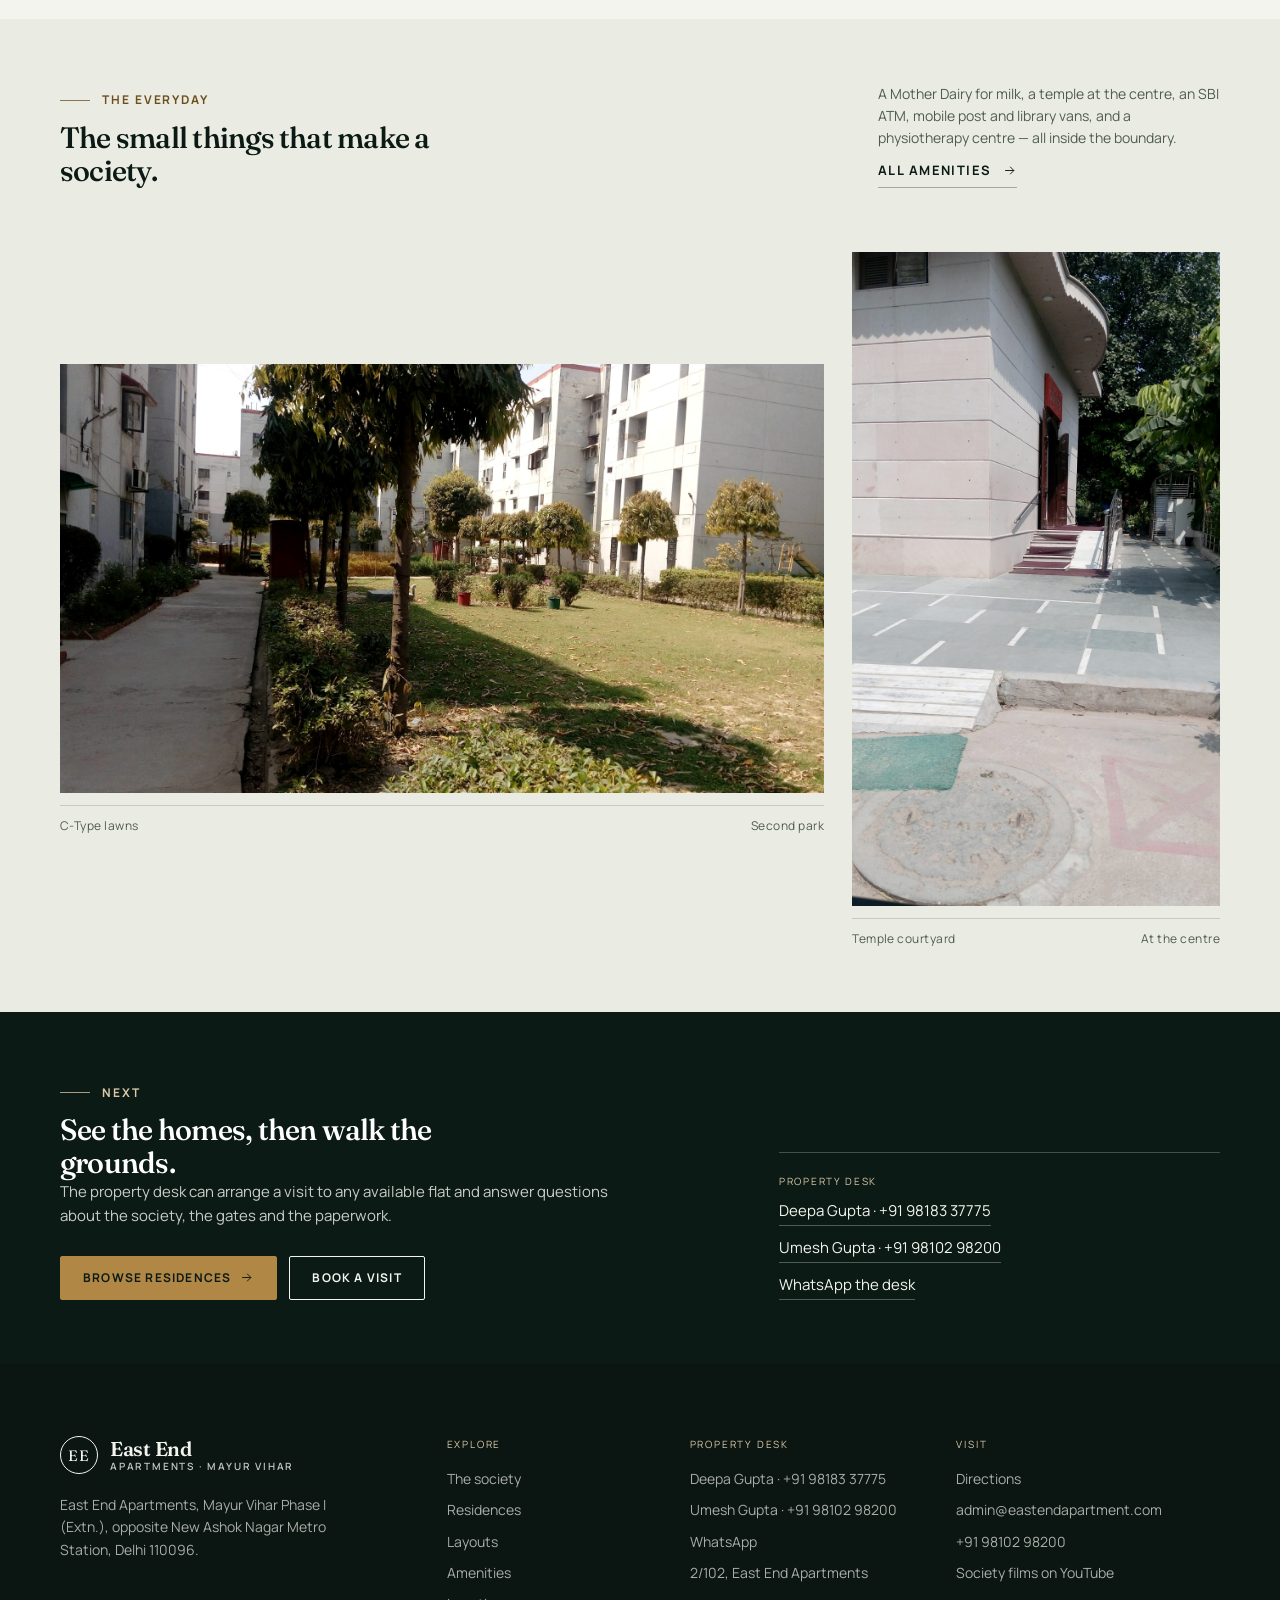
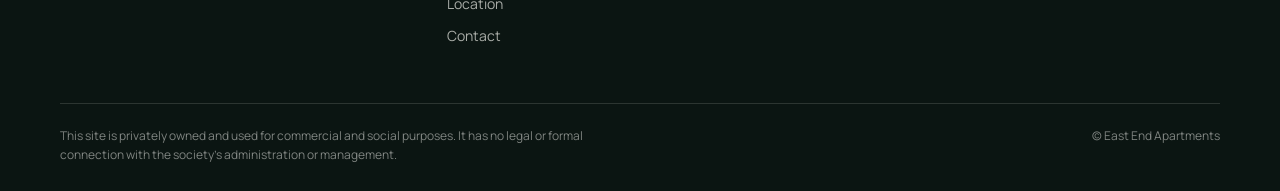
<file: society.html>
<!DOCTYPE html>
<html lang="en">
<head>
<meta charset="utf-8">
<meta name="viewport" content="width=device-width, initial-scale=1">
<title>The society — East End Apartments, Mayur Vihar</title>
<meta name="description" content="Inside East End Apartments: a 21.7-acre co-operative society in Mayur Vihar Phase I with 1,306 homes, four gates and a central park.">
<link rel="icon" type="image/svg+xml" href="assets/favicon.svg">
<link rel="stylesheet" href="assets/css/layout.css">
<link rel="stylesheet" href="assets/css/site.css">
<script>document.documentElement.classList.add('js');</script>
<noscript><style>.reveal{opacity:1;transform:none}</style></noscript>
</head>
<body class="page-society">

<a class="skip-link" href="#main">Skip to content</a>

<header class="site-header is-solid">
  <div class="container header-inner">
    <a class="brand" href="index.html" aria-label="East End Apartments — home">
      <span class="brand-mark" aria-hidden="true">EE</span>
      <span class="brand-text">
        <span class="brand-name">East End</span>
        <span class="brand-sub">Apartments · Mayur Vihar</span>
      </span>
    </a>
    <nav class="nav" aria-label="Primary">
      <a href="society.html" aria-current="page">The society</a>
      <a href="residences.html">Residences</a>
      <a href="layouts.html">Layouts</a>
      <a href="amenities.html">Amenities</a>
      <a href="location.html">Location</a>
      <a href="contact.html">Contact</a>
    </nav>
    <div class="header-actions">
      <a class="btn btn--outline header-cta" href="contact.html">Enquire</a>
      <button class="menu-btn" type="button" data-menu-toggle aria-expanded="false" aria-controls="mobile-nav" aria-label="Open menu">
        <svg class="od-icon od-icon--lg" viewBox="0 0 24 24" fill="none" stroke="currentColor" stroke-width="1.5" aria-hidden="true"><path d="M3 7h18M3 12h18M3 17h18"/></svg>
      </button>
    </div>
  </div>
</header>

<div class="mobile-nav" id="mobile-nav" hidden>
  <ul>
    <li><a href="society.html">The society <svg class="od-icon od-icon--sm" viewBox="0 0 24 24" fill="none" stroke="currentColor" stroke-width="1.5" aria-hidden="true"><path d="M5 12h14M13 6l6 6-6 6"/></svg></a></li>
    <li><a href="residences.html">Residences <svg class="od-icon od-icon--sm" viewBox="0 0 24 24" fill="none" stroke="currentColor" stroke-width="1.5" aria-hidden="true"><path d="M5 12h14M13 6l6 6-6 6"/></svg></a></li>
    <li><a href="layouts.html">Layouts <svg class="od-icon od-icon--sm" viewBox="0 0 24 24" fill="none" stroke="currentColor" stroke-width="1.5" aria-hidden="true"><path d="M5 12h14M13 6l6 6-6 6"/></svg></a></li>
    <li><a href="amenities.html">Amenities <svg class="od-icon od-icon--sm" viewBox="0 0 24 24" fill="none" stroke="currentColor" stroke-width="1.5" aria-hidden="true"><path d="M5 12h14M13 6l6 6-6 6"/></svg></a></li>
    <li><a href="location.html">Location <svg class="od-icon od-icon--sm" viewBox="0 0 24 24" fill="none" stroke="currentColor" stroke-width="1.5" aria-hidden="true"><path d="M5 12h14M13 6l6 6-6 6"/></svg></a></li>
    <li><a href="contact.html">Contact <svg class="od-icon od-icon--sm" viewBox="0 0 24 24" fill="none" stroke="currentColor" stroke-width="1.5" aria-hidden="true"><path d="M5 12h14M13 6l6 6-6 6"/></svg></a></li>
  </ul>
  <div class="mobile-contact">
    <span>Property desk</span>
    <a href="tel:+919810298200"><strong>+91 98102 98200</strong></a>
    <a href="mailto:admin@eastendapartment.com">admin@eastendapartment.com</a>
  </div>
</div>

<main id="main">

  <section class="page-hero">
    <div class="container">
      <p class="eyebrow">The society</p>
      <h1>1,306 families. One address.</h1>
      <p class="lead">A co-operative society on 21.7 acres in East Delhi, built at two scales: twenty-nine multi-storey blocks and a low-rise C-Type quarter, all sharing one central park.</p>
      <div class="page-meta">
        <span>Mayur Vihar Phase I (Extn.)</span>
        <span>Co-operative housing society</span>
        <span>21.7 acres</span>
        <span>Four gates</span>
      </div>
    </div>
  </section>

  <img class="wide-media" src="assets/society/multi-storey.jpg" alt="Multi-storey blocks at East End Apartments" width="1800" height="1010" loading="lazy" decoding="async">

  <section class="section">
    <div class="container intro-grid reveal">
      <div class="prose">
        <p class="eyebrow">The story</p>
        <h2 class="section-heading">Built around a park, and each other.</h2>
        <p>East End Apartments is home to 1,306 families in Mayur Vihar Phase I (Extn.), on the Trans-Yamuna side of East Delhi. The society is laid out as two distinct neighbourhoods that meet at a central green.</p>
        <p>958 flats sit in 29 blocks of eight and nine floors, four to a floor, each tower served by two lifts. A further 348 homes make up the C-Type quarter: four-storey walk-ups, three flats to a floor, no lift, and their own lawns.</p>
        <p>At the centre are the temple, the Mother Dairy and the parks — the places where the society actually lives. Badminton in the morning, walks after dinner, children on the lawns between blocks.</p>
        <a class="link-arrow" href="layouts.html">See the seven layouts
          <svg class="od-icon od-icon--sm" viewBox="0 0 24 24" fill="none" stroke="currentColor" stroke-width="1.5" aria-hidden="true"><path d="M5 12h14M13 6l6 6-6 6"/></svg>
        </a>
      </div>
      <div class="note">
        <b>At a glance</b>
        <span>1,306 homes · 29 multi-storey blocks</span>
        <span>958 multi-storey flats · 348 C-Type flats</span>
        <span>21.7 acres · four gates</span>
        <span>Two lifts in every multi-storey tower</span>
        <span>New Ashok Nagar metro opposite Gate 2</span>
      </div>
    </div>
  </section>

  <section class="section section--paper2">
    <div class="container reveal">
      <div class="sec-head">
        <div>
          <p class="eyebrow">The gates</p>
          <h2>Four gates, four rhythms.</h2>
        </div>
        <div class="sec-aside">
          <p>Traffic is separated by purpose, not just by address. Visitors arrive at the metro gate; residents use the market side; services stay at the north-east corner.</p>
        </div>
      </div>
      <div class="gate-list">
        <div class="gate">
          <span class="g-num">01</span>
          <div><h3>Gate 1 · Residents only</h3><p>On the northern periphery, opposite the market and New Ashok Nagar colony. Open 24 hours; no visitor entry or exit.</p></div>
        </div>
        <div class="gate">
          <span class="g-num">02</span>
          <div><h3>Gate 2 · Visitors</h3><p>On the western periphery, directly opposite New Ashok Nagar metro station. The only gate for visitors.</p></div>
        </div>
        <div class="gate">
          <span class="g-num">03</span>
          <div><h3>Gate 3 · Services</h3><p>On the north-east corner, kept for maids, workers, deliveries and maintenance staff.</p></div>
        </div>
        <div class="gate">
          <span class="g-num">04</span>
          <div><h3>Gate 4 · Pedestrians</h3><p>A small gate at the rear of the society, currently not in operation.</p></div>
        </div>
      </div>
    </div>
  </section>

  <section class="section">
    <div class="container intro-grid reveal">
      <div class="prose">
        <p class="eyebrow">The plan</p>
        <h2 class="section-heading">A boundary, a centre, and room between.</h2>
        <p>The society occupies a plot of roughly 22 acres. The multi-storey blocks line the perimeter and internal lanes; the C-Type quarter holds the eastern edge; the central park, temple and daily services sit in the middle.</p>
        <p>The result is a plan where almost every home is a short walk from a lawn — and where the busiest movement stays at the gates rather than inside the lanes.</p>
        <a class="link-arrow" href="location.html">Location and connectivity
          <svg class="od-icon od-icon--sm" viewBox="0 0 24 24" fill="none" stroke="currentColor" stroke-width="1.5" aria-hidden="true"><path d="M5 12h14M13 6l6 6-6 6"/></svg>
        </a>
      </div>
      <figure class="figure">
        <img src="assets/plans/society-layout.jpg" alt="Published layout plan of East End Apartments" width="1600" height="1616" loading="lazy" decoding="async">
        <figcaption><span>Society layout</span><span>Published plan</span></figcaption>
      </figure>
    </div>
  </section>

  <section class="section section--paper2">
    <div class="container">
      <div class="sec-head reveal">
        <div>
          <p class="eyebrow">The everyday</p>
          <h2>The small things that make a society.</h2>
        </div>
        <div class="sec-aside">
          <p>A Mother Dairy for milk, a temple at the centre, an SBI ATM, mobile post and library vans, and a physiotherapy centre — all inside the boundary.</p>
          <a class="link-arrow" href="amenities.html">All amenities
            <svg class="od-icon od-icon--sm" viewBox="0 0 24 24" fill="none" stroke="currentColor" stroke-width="1.5" aria-hidden="true"><path d="M5 12h14M13 6l6 6-6 6"/></svg>
          </a>
        </div>
      </div>
      <div class="amenity-band reveal">
        <figure class="figure">
          <img src="assets/society/c-park-2.jpg" alt="A second lawn in the C-Type quarter" width="1800" height="1012" loading="lazy" decoding="async">
          <figcaption><span>C-Type lawns</span><span>Second park</span></figcaption>
        </figure>
        <figure class="figure">
          <img src="assets/society/temple-old.jpg" alt="The temple courtyard at East End Apartments" width="1800" height="3200" loading="lazy" decoding="async">
          <figcaption><span>Temple courtyard</span><span>At the centre</span></figcaption>
        </figure>
      </div>
    </div>
  </section>

  <section class="cta on-dark">
    <div class="container cta-grid">
      <div class="reveal">
        <p class="eyebrow">Next</p>
        <h2>See the homes, then walk the grounds.</h2>
        <p class="lead">The property desk can arrange a visit to any available flat and answer questions about the society, the gates and the paperwork.</p>
        <div class="cta-actions">
          <a class="btn btn--brass" href="residences.html">Browse residences
            <svg class="od-icon od-icon--sm" viewBox="0 0 24 24" fill="none" stroke="currentColor" stroke-width="1.5" aria-hidden="true"><path d="M5 12h14M13 6l6 6-6 6"/></svg>
          </a>
          <a class="btn btn--outline" href="contact.html">Book a visit</a>
        </div>
      </div>
      <div class="cta-contact reveal">
        <span class="k">Property desk</span>
        <a href="tel:+919818337775">Deepa Gupta · +91 98183 37775</a>
        <a href="tel:+919810298200">Umesh Gupta · +91 98102 98200</a>
        <a href="https://wa.me/919818337775" target="_blank" rel="noopener">WhatsApp the desk</a>
      </div>
    </div>
  </section>

</main>

<footer class="site-footer">
  <div class="container">
    <div class="footer-grid">
      <div class="footer-brand">
        <a class="brand" href="index.html" aria-label="East End Apartments — home">
          <span class="brand-mark" aria-hidden="true">EE</span>
          <span class="brand-text">
            <span class="brand-name">East End</span>
            <span class="brand-sub">Apartments · Mayur Vihar</span>
          </span>
        </a>
        <p>East End Apartments, Mayur Vihar Phase I (Extn.), opposite New Ashok Nagar Metro Station, Delhi 110096.</p>
      </div>
      <div>
        <p class="footer-heading">Explore</p>
        <ul class="footer-list">
          <li><a href="society.html">The society</a></li>
          <li><a href="residences.html">Residences</a></li>
          <li><a href="layouts.html">Layouts</a></li>
          <li><a href="amenities.html">Amenities</a></li>
          <li><a href="location.html">Location</a></li>
          <li><a href="contact.html">Contact</a></li>
        </ul>
      </div>
      <div>
        <p class="footer-heading">Property desk</p>
        <ul class="footer-list">
          <li><a href="tel:+919818337775">Deepa Gupta · +91 98183 37775</a></li>
          <li><a href="tel:+919810298200">Umesh Gupta · +91 98102 98200</a></li>
          <li><a href="https://wa.me/919818337775" target="_blank" rel="noopener">WhatsApp</a></li>
          <li>2/102, East End Apartments</li>
        </ul>
      </div>
      <div>
        <p class="footer-heading">Visit</p>
        <ul class="footer-list">
          <li><a href="https://maps.google.com/?q=East+End+Apartments+Mayur+Vihar+Phase+I+Delhi" target="_blank" rel="noopener">Directions</a></li>
          <li><a href="mailto:admin@eastendapartment.com">admin@eastendapartment.com</a></li>
          <li><a href="tel:+919810298200">+91 98102 98200</a></li>
          <li><a href="https://www.youtube.com/channel/UCiYw7GojMymDLBtzY43Pp6A/videos" target="_blank" rel="noopener">Society films on YouTube</a></li>
        </ul>
      </div>
    </div>
    <div class="footer-bottom">
      <p>This site is privately owned and used for commercial and social purposes. It has no legal or formal connection with the society's administration or management.</p>
      <p>© East End Apartments</p>
    </div>
  </div>
</footer>

<script src="assets/js/data.js"></script>
<script src="assets/js/site.js"></script>
</body>
</html>
</file>
<file: assets/css/layout.css>
/* OD-LAYOUT-PRIMITIVES v1 — structure only: display, flex/grid, overflow, wrapping, ratio, geometry.
   Put this @layer first; product CSS outside the layer wins ordinary layout rules.
   Native hidden and closed-dialog states take precedence over component display rules. */
@layer od-layout {
  [hidden]:not([hidden="until-found" i]) { display: none !important; }
  dialog:not([open]) { display: none !important; }

  :where(.od-stack,.od-row,.od-row-top,.od-cluster,.od-grid,.od-field,.od-stat,.od-cell,.od-tile) > :where(*) { min-width: 0; }

  /* containers */
  .od-stack   { display: flex; flex-direction: column; gap: var(--od-gap, 8px); }
  .od-row     { display: flex; align-items: center; gap: var(--od-gap, 8px); }
  .od-row-top { display: flex; align-items: flex-start; gap: var(--od-gap, 8px); }
  .od-cluster { display: flex; flex-wrap: wrap; align-items: center; gap: var(--od-gap, 8px); }
  .od-fill    { flex: 1 1 0; min-width: 0; }
  .od-fixed   { flex: none; }
  .od-grid    { display: grid; gap: var(--od-gap, 12px); grid-template-columns: repeat(var(--od-cols, 3), minmax(0, 1fr)); }

  /* stacked information: each piece is its own line — never sibling inline spans */
  .od-stat, .od-field, .od-cell { display: grid; gap: var(--od-gap, 2px); }
  :where(.od-stat,.od-field,.od-cell) > :where(*) { display: block; }
  .od-tile { display: grid; grid-template-rows: auto 1fr; }
  :where(.od-tile) > :where(*) { display: block; }

  /* media keeps its intrinsic ratio by default; never a distorted or cropped
     cover by accident. height:auto lets the ratio win over an <img height="…">
     attribute. Cropping to a uniform box is an explicit opt-in: set --od-ratio
     AND add .od-media-cover together (per the core rule, only where a crop is
     deliberate — tile thumbs, decorative fills — never on full-frame content). */
  .od-media { display: block; width: 100%; height: auto; aspect-ratio: var(--od-ratio, auto); }
  .od-media-cover { object-fit: cover; }

  /* functional inline SVG icons opt into bounded geometry; content SVGs keep their own */
  .od-icon { display: inline-block; inline-size: var(--od-icon-size, 1em); block-size: var(--od-icon-size, 1em); flex: none; }

  /* data text only — authored copy is rewritten to its budget instead */
  .od-truncate { display: block; max-width: 100%; overflow: hidden; white-space: nowrap; text-overflow: ellipsis; }
  .od-clamp-2, .od-clamp-3 { display: -webkit-box; -webkit-box-orient: vertical; overflow: hidden; overflow-wrap: anywhere; }
  .od-clamp-2 { -webkit-line-clamp: 2; }
  .od-clamp-3 { -webkit-line-clamp: 3; }
  .od-lines-2 { min-height: calc(2 * 1.4em); }   /* block-level reservation for a shared baseline */
  .od-nowrap  { white-space: nowrap; }           /* 数字+单位 · 价格+起 · 日期+星期 */
  .od-keep    { word-break: keep-all; overflow-wrap: anywhere; } /* CJK labels break at spaces / <wbr> first */

  /* screen skeleton (optional): bars take their own space, the middle scrolls — no padding guessed for chrome */
  .od-screen { display: grid; grid-template-rows: auto minmax(0, 1fr) auto; height: 100%; }
  .od-scroll { overflow-y: auto; overscroll-behavior: contain; min-height: 0; }

  /* horizontal rail: the next item peeks at the edge; trailing room survives overflow */
  .od-rail { display: flex; gap: var(--od-gap, 8px); overflow-x: auto; scroll-snap-type: x proximity; scrollbar-width: none;
             padding-inline: var(--od-rail-pad, 16px); scroll-padding-inline: var(--od-rail-pad, 16px); }
  .od-rail::-webkit-scrollbar { display: none; }
  :where(.od-rail) > :where(*) { flex: none; scroll-snap-align: start; }
  :where(.od-rail) > :where(:last-child) { margin-inline-end: var(--od-rail-pad, 16px); }

  .od-spacer { flex: none; visibility: hidden; pointer-events: none; }
  .od-touch  { min-width: 44px; min-height: 44px; }
}
:root [hidden]:where(:not([hidden="until-found" i])) { display: none; }
/* /OD-LAYOUT-PRIMITIVES v1 */
</file>
<file: assets/css/site.css>
@font-face {
  font-family: "Fraunces";
  src: url("../fonts/fraunces-var.woff2") format("woff2");
  font-weight: 300 700;
  font-style: normal;
  font-display: swap;
}
@font-face {
  font-family: "Fraunces";
  src: url("../fonts/fraunces-italic-var.woff2") format("woff2");
  font-weight: 300 600;
  font-style: italic;
  font-display: swap;
}
@font-face {
  font-family: "Manrope";
  src: url("../fonts/manrope-var.woff2") format("woff2");
  font-weight: 300 700;
  font-style: normal;
  font-display: swap;
}

:root {
  --ink: #0b1a15;
  --ink-2: #13271f;
  --ink-3: #1e3a2d;
  --paper: #f4f4ef;
  --paper-2: #eaebe3;
  --paper-3: #dfe1d7;
  --line: rgba(15, 29, 24, 0.16);
  --line-strong: rgba(15, 29, 24, 0.32);
  --muted: #4f5c54;
  --brass: #b18745;
  --brass-deep: #6d4f1e;
  --sand: #dcc9a7;
  --danger: #8a2d1f;
  --white: #ffffff;
  --font-display: "Fraunces", Georgia, "Times New Roman", serif;
  --font-body: "Manrope", "Segoe UI", system-ui, -apple-system, sans-serif;
  --gutter: clamp(28px, 4.5vw, 64px);
  --header-h: 78px;
  --container: 1160px;
  --radius: 2px;
  --ease: cubic-bezier(0.22, 0.61, 0.36, 1);
  --shadow: 0 24px 60px rgba(10, 22, 18, 0.16);
}

*,
*::before,
*::after {
  box-sizing: border-box;
}

html {
  scroll-behavior: smooth;
  -webkit-text-size-adjust: 100%;
  overflow-x: hidden;
}

body {
  margin: 0;
  overflow-x: hidden;
  max-width: 100vw;
  background: var(--paper);
  color: var(--ink);
  font-family: var(--font-body);
  font-size: 0.9375rem;
  line-height: 1.6;
  font-weight: 400;
  -webkit-font-smoothing: antialiased;
  text-rendering: optimizeLegibility;
}

body.is-locked {
  overflow: hidden;
}

h1,
h2,
h3,
h4 {
  margin: 0;
  font-family: var(--font-display);
  font-weight: 520;
  line-height: 1.12;
  letter-spacing: -0.025em;
  font-variation-settings: "opsz" 48;
}

p {
  margin: 0;
}

img {
  display: block;
  max-width: 100%;
}

a {
  color: inherit;
  text-decoration: none;
}

button {
  font: inherit;
  color: inherit;
}

::selection {
  background: var(--brass);
  color: var(--ink);
}

:focus-visible {
  outline: 2px solid var(--paper);
  outline-offset: 2px;
  box-shadow: 0 0 0 4px rgba(11, 26, 21, 0.88);
}

.container {
  width: min(var(--container), calc(100% - (var(--gutter) * 2)));
  margin-inline: auto;
}

.skip-link {
  position: absolute;
  left: -9999px;
  top: 0;
  z-index: 200;
  background: var(--ink);
  color: var(--paper);
  padding: 14px 22px;
  font-size: 0.875rem;
}

.skip-link:focus {
  left: 16px;
  top: 16px;
}

.eyebrow {
  display: inline-flex;
  align-items: center;
  gap: 12px;
  margin: 0;
  font-size: 0.75rem;
  font-weight: 700;
  letter-spacing: 0.16em;
  text-transform: uppercase;
  color: var(--brass-deep);
}

.eyebrow::before {
  content: "";
  width: 30px;
  height: 1px;
  background: currentColor;
  opacity: 0.75;
  flex: none;
}

.on-dark .eyebrow,
.section--ink .eyebrow,
.cta .eyebrow,
.site-footer .eyebrow {
  color: var(--sand);
}

.lead {
  font-size: clamp(0.9375rem, 1.1vw, 1.0625rem);
  line-height: 1.6;
  color: var(--muted);
  max-width: 62ch;
}

.on-dark .lead,
.section--ink .lead {
  color: rgba(244, 244, 239, 0.82);
}

.section {
  padding-block: clamp(40px, 5vw, 70px);
}

.section--tight {
  padding-block: clamp(28px, 3.5vw, 48px);
}

.section--paper2 {
  background: var(--paper-2);
}

.section--ink {
  background: var(--ink);
  color: var(--paper);
}

.section--ink h2,
.section--ink h3 {
  color: var(--paper);
}

.sec-head {
  display: grid;
  grid-template-columns: minmax(0, 1.1fr) minmax(0, 0.9fr);
  gap: clamp(24px, 4vw, 64px);
  align-items: end;
  margin-bottom: clamp(24px, 3.2vw, 44px);
}

.sec-head h2 {
  margin-top: 12px;
  font-size: clamp(1.625rem, 2.3vw, 2.25rem);
  font-weight: 540;
  line-height: 1.12;
  letter-spacing: -0.026em;
  max-width: 22ch;
}

.sec-aside {
  justify-self: end;
  max-width: 38ch;
  font-size: 0.875rem;
  line-height: 1.55;
  color: var(--muted);
}

.on-dark .sec-aside,
.section--ink .sec-aside {
  color: rgba(244, 244, 239, 0.74);
}

.sec-aside .link-arrow {
  margin-top: 12px;
}

.btn {
  display: inline-flex;
  align-items: center;
  justify-content: center;
  gap: 8px;
  min-height: 44px;
  padding: 0 22px;
  border: 1px solid transparent;
  border-radius: var(--radius);
  font-family: var(--font-body);
  font-size: 0.75rem;
  font-weight: 700;
  letter-spacing: 0.1em;
  text-transform: uppercase;
  line-height: 1;
  cursor: pointer;
  transition: background-color 0.22s var(--ease), color 0.22s var(--ease),
    border-color 0.22s var(--ease), transform 0.22s var(--ease);
}

.btn .od-icon {
  transition: transform 0.22s var(--ease);
}

.btn:hover .od-icon {
  transform: translateX(3px);
}

.btn--primary {
  background: var(--ink);
  color: var(--paper);
  border-color: var(--ink);
}

.btn--primary:hover {
  background: var(--ink-3);
  border-color: var(--ink-3);
}

.btn--brass {
  background: var(--brass);
  color: var(--ink);
  border-color: var(--brass);
}

.btn--brass:hover {
  background: #c39a58;
  border-color: #c39a58;
}

.btn--outline {
  background: transparent;
  color: currentColor;
  border-color: currentColor;
}

.on-dark .btn--outline:hover,
.section--ink .btn--outline:hover,
.cta .btn--outline:hover,
.hero .btn--outline:hover {
  background: var(--paper);
  color: var(--ink);
  border-color: var(--paper);
}

.btn--outline:hover {
  background: var(--ink);
  color: var(--paper);
  border-color: var(--ink);
}

.link-arrow {
  display: inline-flex;
  align-items: center;
  gap: 10px;
  font-size: 0.8125rem;
  font-weight: 700;
  letter-spacing: 0.11em;
  text-transform: uppercase;
  color: var(--ink);
  border-bottom: 1px solid var(--line-strong);
  padding-bottom: 6px;
  transition: border-color 0.22s var(--ease), color 0.22s var(--ease);
}

.link-arrow .od-icon {
  transition: transform 0.22s var(--ease);
}

.link-arrow:hover {
  border-color: var(--brass);
  color: var(--brass-deep);
}

.link-arrow:hover .od-icon {
  transform: translateX(4px);
}

.on-dark .link-arrow,
.section--ink .link-arrow,
.cta .link-arrow {
  color: var(--paper);
  border-color: rgba(244, 244, 239, 0.36);
}

.on-dark .link-arrow:hover,
.section--ink .link-arrow:hover,
.cta .link-arrow:hover {
  color: var(--sand);
  border-color: var(--brass);
}

.site-header {
  position: fixed;
  inset: 0 0 auto;
  z-index: 60;
  height: var(--header-h);
  color: var(--paper);
  background: transparent;
  border-bottom: 1px solid transparent;
  transition: background-color 0.28s var(--ease), color 0.28s var(--ease),
    border-color 0.28s var(--ease);
}

.site-header.is-scrolled,
.site-header.is-solid,
.site-header.is-open {
  background: var(--paper);
  color: var(--ink);
  border-bottom-color: var(--line);
}

.header-inner {
  display: flex;
  align-items: center;
  justify-content: space-between;
  gap: 24px;
  height: 100%;
}

.brand {
  display: flex;
  align-items: center;
  gap: 12px;
  flex: none;
}

.brand-mark {
  display: grid;
  place-items: center;
  width: 38px;
  height: 38px;
  border: 1px solid currentColor;
  border-radius: 50%;
  font-family: var(--font-display);
  font-size: 0.9375rem;
  letter-spacing: 0.04em;
  padding-top: 2px;
}

.brand-text {
  display: grid;
  gap: 1px;
  line-height: 1.1;
}

.brand-name {
  font-family: var(--font-display);
  font-size: 1.25rem;
  font-weight: 600;
  letter-spacing: -0.015em;
}

.brand-sub {
  font-size: 0.625rem;
  font-weight: 600;
  letter-spacing: 0.18em;
  text-transform: uppercase;
  opacity: 0.8;
}

.nav {
  display: flex;
  align-items: center;
  gap: clamp(14px, 2vw, 30px);
}

.nav a {
  position: relative;
  font-size: 0.8125rem;
  font-weight: 600;
  letter-spacing: 0.08em;
  text-transform: uppercase;
  padding: 9px 0;
  opacity: 0.88;
}

.nav a::after {
  content: "";
  position: absolute;
  left: 0;
  right: 0;
  bottom: 0;
  height: 1px;
  background: currentColor;
  transform: scaleX(0);
  transform-origin: left;
  transition: transform 0.28s var(--ease);
}

.nav a:hover {
  opacity: 1;
}

.nav a:hover::after,
.nav a[aria-current="page"]::after {
  transform: scaleX(1);
}

.nav a[aria-current="page"] {
  opacity: 1;
  color: var(--brass-deep);
}

.site-header:not(.is-scrolled):not(.is-solid):not(.is-open) .nav a[aria-current="page"] {
  color: var(--sand);
}

.header-actions {
  display: flex;
  align-items: center;
  gap: 12px;
  flex: none;
}

.header-cta {
  min-height: 42px;
  padding: 0 20px;
  font-size: 0.6875rem;
}

.menu-btn {
  display: none;
  align-items: center;
  justify-content: center;
  width: 44px;
  height: 44px;
  background: transparent;
  border: 1px solid currentColor;
  border-radius: var(--radius);
  cursor: pointer;
}

.menu-btn .od-icon {
  pointer-events: none;
}

.mobile-nav {
  position: fixed;
  inset: var(--header-h) 0 auto;
  z-index: 55;
  max-height: calc(100dvh - var(--header-h));
  overflow-y: auto;
  padding: 18px var(--gutter) 32px;
  background: var(--paper);
  color: var(--ink);
  border-bottom: 1px solid var(--line);
  box-shadow: var(--shadow);
}

.mobile-nav ul {
  list-style: none;
  margin: 0;
  padding: 0;
}

.mobile-nav a {
  display: flex;
  align-items: center;
  justify-content: space-between;
  gap: 16px;
  padding: 16px 0;
  border-bottom: 1px solid var(--line);
  font-family: var(--font-display);
  font-size: 1.5rem;
  letter-spacing: -0.01em;
}

.mobile-nav a .od-icon {
  color: var(--brass-deep);
}

.mobile-nav .mobile-contact {
  margin-top: 26px;
  display: grid;
  gap: 6px;
  font-size: 0.875rem;
  color: var(--muted);
}

.mobile-nav .mobile-contact strong {
  color: var(--ink);
  font-weight: 600;
}

.hero {
  position: relative;
  isolation: isolate;
  display: flex;
  flex-direction: column;
  justify-content: center;
  min-height: 100svh;
  min-height: 100vh;
  height: 100svh;
  background: var(--ink);
  color: var(--paper);
  overflow: hidden;
}

.hero-media {
  position: absolute;
  inset: 0;
  z-index: -2;
  width: 100%;
  height: 100%;
  object-fit: cover;
}

.hero-scrim {
  position: absolute;
  inset: 0;
  z-index: -1;
  background: linear-gradient(
    180deg,
    rgba(9, 20, 16, 0.58) 0%,
    rgba(9, 20, 16, 0.18) 30%,
    rgba(9, 20, 16, 0.66) 74%,
    rgba(9, 20, 16, 0.92) 100%
  );
}

.hero-inner {
  width: min(var(--container), calc(100% - (var(--gutter) * 2)));
  min-width: 0;
  margin-inline: auto;
  padding-block: calc(var(--header-h) + 16px) 36px;
}

.hero-content {
  width: 100%;
  max-width: 540px;
  min-width: 0;
}

.hero h1 {
  margin-top: 14px;
  font-size: clamp(1.625rem, 2.3vw, 2.125rem);
  font-weight: 480;
  line-height: 1.14;
  letter-spacing: -0.024em;
  max-width: 17ch;
  color: #ffffff;
  text-shadow: 0 2px 20px rgba(0, 0, 0, 0.45);
}

.hero h1 em {
  font-style: italic;
  font-weight: 400;
  color: var(--sand);
  font-variation-settings: "opsz" 48, "WONK" 1;
}

.hero-lead {
  margin-top: 14px;
  max-width: 46ch;
  font-size: clamp(0.8125rem, 0.95vw, 0.875rem);
  line-height: 1.6;
  color: rgba(244, 244, 239, 0.92);
  text-shadow: 0 1px 12px rgba(0, 0, 0, 0.35);
}

.hero-actions {
  display: flex;
  flex-wrap: wrap;
  gap: 10px;
  margin-top: 20px;
}

.hero-chips {
  display: flex;
  flex-wrap: wrap;
  width: 100%;
  min-width: 0;
  gap: 6px 14px;
  margin-top: 20px;
  padding-top: 14px;
  border-top: 1px solid rgba(244, 244, 239, 0.18);
}

.hero-chip {
  display: inline-flex;
  align-items: center;
  gap: 6px;
  white-space: nowrap;
  font-size: 0.6875rem;
  font-weight: 500;
  letter-spacing: 0.03em;
  color: rgba(244, 244, 239, 0.88);
}

.hero-chip .chip-dot {
  width: 5px;
  height: 5px;
  border-radius: 50%;
  background: var(--sand);
  display: inline-block;
}

.hero-scroll-cue {
  position: absolute;
  bottom: 22px;
  left: 50%;
  transform: translateX(-50%);
  display: inline-flex;
  flex-direction: column;
  align-items: center;
  gap: 4px;
  font-size: 0.625rem;
  font-weight: 600;
  letter-spacing: 0.16em;
  text-transform: uppercase;
  color: rgba(245, 243, 236, 0.72);
  cursor: pointer;
  transition: color 0.2s var(--ease), transform 0.2s var(--ease);
}

.hero-scroll-cue:hover {
  color: var(--sand);
  transform: translateX(-50%) translateY(3px);
}

.hero-scroll-cue .od-icon {
  animation: scrollBounce 2s infinite ease-in-out;
}

@keyframes scrollBounce {
  0%, 100% { transform: translateY(0); }
  50% { transform: translateY(5px); }
}

/* Quick Property Finder Strip (Cleanly below the Hero) */
.finder-strip {
  background: var(--paper-2);
  padding-block: clamp(28px, 4vw, 48px);
  border-top: 1px solid var(--line);
  border-bottom: 1px solid var(--line);
  position: relative;
  z-index: 5;
}

.finder-card {
  padding: 18px 24px;
  background: #ffffff;
  color: var(--ink);
  border-radius: var(--radius);
  box-shadow: 0 10px 30px rgba(11, 26, 21, 0.07);
  border: 1px solid var(--line);
}

.search-kicker {
  display: flex;
  align-items: center;
  gap: 8px;
  font-size: 0.625rem;
  font-weight: 700;
  letter-spacing: 0.14em;
  text-transform: uppercase;
  color: var(--brass-deep);
  margin-bottom: 10px;
}

.search-kicker-dot {
  width: 6px;
  height: 6px;
  border-radius: 50%;
  background: var(--brass);
  display: inline-block;
  box-shadow: 0 0 0 3px rgba(177, 135, 69, 0.25);
}

.quick-search-form {
  display: grid;
  grid-template-columns: minmax(130px, 1fr) auto minmax(150px, 1.2fr) auto minmax(150px, 1.2fr) auto;
  align-items: end;
  gap: 12px;
}

.search-field {
  display: grid;
  gap: 5px;
}

.search-field label {
  font-size: 0.5625rem;
  font-weight: 700;
  letter-spacing: 0.12em;
  text-transform: uppercase;
  color: var(--muted);
}

.search-select-wrap {
  position: relative;
}

.search-field select {
  width: 100%;
  appearance: none;
  background: var(--paper-2);
  border: 1px solid var(--line);
  border-radius: var(--radius);
  padding: 8px 28px 8px 12px;
  font-family: var(--font-body);
  font-size: 0.8125rem;
  font-weight: 600;
  color: var(--ink);
  cursor: pointer;
  transition: border-color 0.2s var(--ease), background-color 0.2s var(--ease);
}

.search-field select:hover {
  background: #ffffff;
  border-color: var(--line-strong);
}

.search-field select:focus-visible {
  outline: 2px solid var(--brass);
  outline-offset: 1px;
}

.search-select-wrap::after {
  content: "";
  position: absolute;
  right: 10px;
  top: 50%;
  transform: translateY(-50%);
  width: 0;
  height: 0;
  border-left: 4px solid transparent;
  border-right: 4px solid transparent;
  border-top: 5px solid var(--muted);
  pointer-events: none;
}

.search-divider {
  width: 1px;
  height: 32px;
  background: var(--line);
  margin-bottom: 3px;
}

.search-submit-btn {
  min-height: 38px;
  padding: 0 20px;
  font-size: 0.75rem;
  font-weight: 700;
  letter-spacing: 0.08em;
  white-space: nowrap;
}

.search-perks {
  display: flex;
  flex-wrap: wrap;
  align-items: center;
  gap: clamp(12px, 2vw, 24px);
  margin-top: 10px;
  padding-top: 10px;
  border-top: 1px solid var(--line);
  font-size: 0.6875rem;
  color: var(--muted);
}

.search-perks span {
  display: inline-flex;
  align-items: center;
  gap: 6px;
}

.search-perks .od-icon {
  color: var(--brass-deep);
}

@media (max-width: 960px) {
  .quick-search-form {
    grid-template-columns: 1fr 1fr;
    gap: 12px;
  }
  .search-divider {
    display: none;
  }
  .search-action {
    grid-column: 1 / -1;
  }
  .search-submit-btn {
    width: 100%;
  }
}

@media (max-width: 600px) {
  .quick-search-form {
    grid-template-columns: 1fr;
  }
  .search-perks {
    flex-direction: column;
    align-items: flex-start;
    gap: 8px;
  }
}

.stats-strip {
  background: var(--ink);
  color: var(--paper);
  border-top: 1px solid rgba(244, 244, 239, 0.14);
}

.stats {
  display: grid;
  grid-template-columns: repeat(4, minmax(0, 1fr));
}

.stat {
  display: grid;
  gap: 4px;
  padding: clamp(18px, 2vw, 26px) clamp(14px, 1.8vw, 24px);
  border-left: 1px solid rgba(244, 244, 239, 0.14);
}

.stat:first-child {
  border-left: 0;
  padding-left: 0;
}

.stat b {
  display: block;
  font-family: var(--font-display);
  font-size: clamp(1.625rem, 2.1vw, 2.125rem);
  font-weight: 620;
  line-height: 1;
  letter-spacing: -0.025em;
  color: #ffffff;
}

.stat span {
  display: block;
  font-size: 0.6875rem;
  font-weight: 600;
  letter-spacing: 0.14em;
  text-transform: uppercase;
  color: rgba(244, 244, 239, 0.76);
}

.editorial {
  display: grid;
  grid-template-columns: minmax(0, 1fr) minmax(0, 1fr);
  gap: clamp(32px, 5vw, 80px);
  align-items: center;
}

.editorial h2 {
  margin-top: 12px;
  font-size: clamp(1.625rem, 2.3vw, 2.25rem);
  font-weight: 520;
  line-height: 1.12;
  letter-spacing: -0.025em;
  max-width: 20ch;
}

.editorial p {
  margin-top: 16px;
  font-size: 0.9375rem;
  line-height: 1.6;
  color: var(--ink-2);
  max-width: 56ch;
}

.editorial .btn,
.editorial .link-arrow {
  margin-top: 22px;
}

.figure {
  margin: 0;
}

.figure img {
  width: 100%;
  height: auto;
  background: var(--paper-3);
}

.figure figcaption {
  display: flex;
  justify-content: space-between;
  gap: 20px;
  margin-top: 12px;
  padding-top: 10px;
  border-top: 1px solid var(--line);
  font-size: 0.75rem;
  letter-spacing: 0.04em;
  color: var(--muted);
}

.fact-strip {
  display: grid;
  grid-template-columns: repeat(3, minmax(0, 1fr));
  margin-top: clamp(40px, 5vw, 64px);
  border-top: 1px solid var(--line);
}

.fact {
  display: grid;
  gap: 3px;
  padding: 16px 16px 0 0;
}

.fact + .fact {
  padding-left: 16px;
  border-left: 1px solid var(--line);
}

.fact b {
  font-family: var(--font-display);
  font-size: clamp(1.25rem, 1.7vw, 1.625rem);
  font-weight: 600;
  line-height: 1.08;
  letter-spacing: -0.02em;
  color: var(--ink);
}

.fact span {
  font-size: 0.6875rem;
  font-weight: 600;
  letter-spacing: 0.12em;
  text-transform: uppercase;
  color: var(--muted);
}

.listings {
  display: grid;
  grid-template-columns: repeat(3, minmax(0, 1fr));
  gap: clamp(20px, 2.4vw, 30px);
}

.listing-card {
  display: flex;
  flex-direction: column;
  border-top: 1px solid var(--line);
  padding-top: 18px;
  color: var(--ink);
}

.listing-media {
  position: relative;
  display: grid;
  place-items: center;
  aspect-ratio: 1 / 1;
  padding: 20px;
  background: var(--paper-2);
  overflow: hidden;
}

.listings .listing-card:nth-child(2n) .listing-media {
  background: var(--paper-3);
}

.listing-media img {
  width: 100%;
  height: 100%;
  object-fit: contain;
  transition: transform 0.5s var(--ease);
}

.listing-card:hover .listing-media img {
  transform: scale(1.035);
}

.listing-tag {
  position: absolute;
  top: 14px;
  left: 14px;
  padding: 5px 10px;
  background: var(--ink);
  color: var(--paper);
  font-size: 0.625rem;
  font-weight: 700;
  letter-spacing: 0.15em;
  text-transform: uppercase;
}

.listing-tag.is-rent {
  background: var(--brass);
  color: var(--ink);
}

.listing-body {
  display: grid;
  gap: 10px;
  padding: 20px 0 0;
}

.listing-type {
  font-size: 0.6875rem;
  letter-spacing: 0.14em;
  text-transform: uppercase;
  color: var(--muted);
}

.listing-name {
  font-family: var(--font-display);
  font-size: 1.1875rem;
  line-height: 1.15;
  letter-spacing: -0.01em;
}

.listing-price {
  font-family: var(--font-display);
  font-size: 1.375rem;
  line-height: 1;
}

.listing-price small {
  font-family: var(--font-body);
  font-size: 0.6875rem;
  font-weight: 600;
  letter-spacing: 0.12em;
  text-transform: uppercase;
  color: var(--muted);
  margin-left: 6px;
}

.listing-specs {
  display: flex;
  flex-wrap: wrap;
  gap: 4px 10px;
  font-size: 0.75rem;
  color: var(--muted);
}

.listing-specs span + span::before {
  content: "\00B7";
  margin-right: 10px;
  color: var(--line-strong);
}

.listing-foot {
  display: flex;
  align-items: center;
  justify-content: space-between;
  gap: 12px;
  margin-top: 6px;
  padding-top: 12px;
  border-top: 1px solid var(--line);
  font-size: 0.75rem;
  letter-spacing: 0.1em;
  text-transform: uppercase;
  color: var(--brass-deep);
}

.listing-foot .od-icon {
  color: var(--brass-deep);
}

.filters {
  display: flex;
  flex-wrap: wrap;
  align-items: center;
  justify-content: space-between;
  gap: 16px 32px;
  padding-block: 20px;
  border-top: 1px solid var(--line);
  border-bottom: 1px solid var(--line);
  margin-bottom: clamp(24px, 3vw, 40px);
}

.filter-group {
  display: flex;
  flex-wrap: wrap;
  align-items: center;
  gap: 8px;
}

.filter-label {
  margin-right: 6px;
  font-size: 0.625rem;
  letter-spacing: 0.17em;
  text-transform: uppercase;
  color: var(--muted);
}

.chip {
  display: inline-flex;
  align-items: center;
  justify-content: center;
  min-height: 44px;
  padding: 0 18px;
  border: 1px solid var(--line-strong);
  border-radius: 999px;
  background: transparent;
  font-size: 0.75rem;
  font-weight: 600;
  letter-spacing: 0.06em;
  color: var(--ink);
  cursor: pointer;
  transition: background-color 0.22s var(--ease), color 0.22s var(--ease),
    border-color 0.22s var(--ease);
}

.chip:hover {
  border-color: var(--ink);
}

.chip[aria-pressed="true"] {
  background: var(--ink);
  border-color: var(--ink);
  color: var(--paper);
}

.results-bar {
  display: flex;
  align-items: baseline;
  justify-content: space-between;
  gap: 16px;
  margin-bottom: 22px;
  font-size: 0.8125rem;
  color: var(--muted);
}

.results-bar b {
  color: var(--ink);
  font-weight: 600;
}

.empty-state {
  padding: clamp(40px, 6vw, 72px) 24px;
  border: 1px solid var(--line);
  text-align: center;
  display: grid;
  gap: 12px;
  justify-items: center;
}

.empty-state h3 {
  font-size: 1.5rem;
}

.empty-state p {
  color: var(--muted);
  max-width: 44ch;
}

.layout-grid {
  display: grid;
  grid-template-columns: repeat(3, minmax(0, 1fr));
  gap: clamp(20px, 2.4vw, 30px);
}

.layout-card {
  display: grid;
  gap: 0;
  padding: 0;
  border: 1px solid var(--line);
  border-radius: 0;
  background: transparent;
  text-align: left;
  cursor: pointer;
  transition: border-color 0.22s var(--ease), background-color 0.22s var(--ease);
}

.layout-card:hover {
  border-color: var(--ink);
  background: rgba(234, 235, 227, 0.55);
}

.layout-card-media {
  display: grid;
  place-items: center;
  aspect-ratio: 5 / 4;
  padding: 22px;
  background: var(--paper-2);
  border-bottom: 1px solid var(--line);
}

.layout-card-media img {
  width: 100%;
  height: 100%;
  object-fit: contain;
}

.layout-card-body {
  display: grid;
  gap: 6px;
  padding: 20px 22px 22px;
}

.layout-card-body .k {
  font-size: 0.625rem;
  letter-spacing: 0.17em;
  text-transform: uppercase;
  color: var(--brass-deep);
}

.layout-card-body .n {
  font-family: var(--font-display);
  font-size: 1.1875rem;
  line-height: 1.15;
}

.layout-card-body .m {
  font-size: 0.75rem;
  color: var(--muted);
}

.layout-rows {
  border-bottom: 1px solid var(--line);
}

.layout-row {
  display: grid;
  grid-template-columns: 46px minmax(0, 1.2fr) minmax(0, 1fr) auto auto;
  align-items: center;
  gap: clamp(12px, 2vw, 24px);
  padding: 15px 10px;
  border-top: 1px solid var(--line);
  background: transparent;
  border-left: 0;
  border-right: 0;
  border-bottom: 0;
  width: 100%;
  text-align: left;
  cursor: pointer;
  transition: background-color 0.22s var(--ease), padding 0.22s var(--ease);
}

.layout-row:hover {
  background: var(--paper-2);
  padding-inline: 14px 10px;
}

.layout-row .idx {
  font-size: 0.6875rem;
  letter-spacing: 0.16em;
  color: var(--muted);
}

.layout-row .nm {
  font-family: var(--font-display);
  font-size: 1.1875rem;
  font-weight: 550;
  line-height: 1.15;
  color: var(--ink);
}

.layout-row .ar {
  font-size: 0.8125rem;
  font-weight: 500;
  color: var(--muted);
}

.layout-row .bh {
  font-size: 0.6875rem;
  font-weight: 600;
  letter-spacing: 0.12em;
  text-transform: uppercase;
  color: var(--brass-deep);
  white-space: nowrap;
}

.layout-row .od-icon {
  color: var(--brass-deep);
}

.amenity-grid {
  display: grid;
  grid-template-columns: repeat(3, minmax(0, 1fr));
  gap: 0 clamp(20px, 3.5vw, 44px);
}

.amenity {
  display: grid;
  grid-template-columns: auto minmax(0, 1fr);
  gap: 14px;
  align-items: start;
  padding: 16px 0;
  border-top: 1px solid var(--line);
}

.amenity-icon {
  display: grid;
  place-items: center;
  width: 40px;
  height: 40px;
  border: 1px solid var(--line-strong);
  border-radius: 50%;
  color: var(--brass-deep);
}

.amenity-icon .od-icon {
  color: var(--brass-deep);
}

.amenity h3 {
  font-family: var(--font-body);
  font-size: 0.9375rem;
  font-weight: 700;
  letter-spacing: -0.01em;
  line-height: 1.35;
  color: var(--ink);
}

.amenity p {
  margin-top: 3px;
  font-size: 0.8125rem;
  line-height: 1.5;
  color: var(--muted);
}

.amenity-band {
  display: grid;
  grid-template-columns: 1.35fr 0.65fr;
  gap: clamp(16px, 2.4vw, 28px);
  align-items: center;
  margin-top: clamp(40px, 5vw, 64px);
}

.amenity-band img {
  width: 100%;
  height: auto;
}

.location-split {
  display: grid;
  grid-template-columns: minmax(0, 1.05fr) minmax(0, 0.95fr);
  gap: clamp(32px, 6vw, 88px);
  align-items: start;
}

.distance-list {
  list-style: none;
  margin: 0;
  padding: 0;
  border-top: 1px solid var(--line);
}

.distance {
  display: flex;
  align-items: baseline;
  justify-content: space-between;
  gap: 20px;
  padding: 15px 0;
  border-bottom: 1px solid var(--line);
  font-size: 0.9375rem;
}

.distance span {
  color: var(--muted);
}

.distance b {
  font-weight: 600;
  white-space: nowrap;
}

.gate-list {
  display: grid;
  gap: 0;
  border-top: 1px solid var(--line);
}

.gate {
  display: grid;
  grid-template-columns: 46px minmax(0, 1fr);
  gap: 16px;
  padding: 18px 0;
  border-bottom: 1px solid var(--line);
}

.gate .g-num {
  font-family: var(--font-display);
  font-size: 1.25rem;
  color: var(--brass-deep);
}

.gate h3 {
  font-family: var(--font-body);
  font-size: 1rem;
  font-weight: 700;
  letter-spacing: -0.01em;
  line-height: 1.35;
  color: var(--ink);
}

.gate p {
  margin-top: 4px;
  font-size: 0.875rem;
  line-height: 1.5;
  color: var(--muted);
}

.address-block {
  display: grid;
  gap: 8px;
  padding: 24px;
  background: var(--paper-2);
  border-left: 2px solid var(--brass);
}

.address-block .k {
  font-size: 0.6875rem;
  font-weight: 700;
  letter-spacing: 0.17em;
  text-transform: uppercase;
  color: var(--brass-deep);
}

.address-block p {
  font-size: 1rem;
  line-height: 1.65;
}

.address-block .link-arrow {
  margin-top: 6px;
  justify-self: start;
}

.gallery {
  columns: 3;
  column-gap: 16px;
}

.gallery-item {
  display: block;
  width: 100%;
  margin: 0 0 16px;
  padding: 0;
  border: 0;
  background: none;
  text-align: left;
  cursor: zoom-in;
  break-inside: avoid;
}

.gallery-item img {
  width: 100%;
  height: auto;
  background: var(--paper-3);
  transition: opacity 0.22s var(--ease);
}

.gallery-item:hover img {
  opacity: 0.88;
}

.gallery-item span {
  display: block;
  padding-top: 8px;
  font-size: 0.75rem;
  letter-spacing: 0.04em;
  color: var(--muted);
}

.cta {
  background: var(--ink);
  color: var(--paper);
  padding-block: clamp(40px, 5vw, 70px);
}

.cta-grid {
  display: grid;
  grid-template-columns: minmax(0, 1.2fr) minmax(0, 0.8fr);
  gap: clamp(28px, 4.5vw, 64px);
  align-items: end;
}

.cta h2 {
  margin-top: 12px;
  font-size: clamp(1.625rem, 2.3vw, 2.25rem);
  font-weight: 540;
  line-height: 1.12;
  letter-spacing: -0.026em;
  color: #ffffff;
  max-width: 20ch;
}

.cta-actions {
  display: flex;
  flex-wrap: wrap;
  gap: 12px;
  margin-top: 28px;
}

.cta-contact {
  display: grid;
  gap: 10px;
  padding-top: 20px;
  border-top: 1px solid rgba(244, 244, 239, 0.24);
  font-size: 0.9375rem;
  color: rgba(244, 244, 239, 0.8);
}

.cta-contact .k {
  font-size: 0.625rem;
  letter-spacing: 0.17em;
  text-transform: uppercase;
  color: var(--sand);
}

.cta-contact a {
  color: var(--paper);
  border-bottom: 1px solid rgba(244, 244, 239, 0.3);
  padding-bottom: 2px;
  width: fit-content;
}

.cta-contact a:hover {
  border-color: var(--brass);
  color: var(--sand);
}

.site-footer {
  background: #0b1512;
  color: rgba(244, 244, 239, 0.68);
  padding-block: clamp(48px, 6vw, 72px) 26px;
  font-size: 0.875rem;
}

.footer-grid {
  display: grid;
  grid-template-columns: 1.4fr 0.8fr 0.9fr 1.1fr;
  gap: clamp(28px, 4vw, 56px);
  padding-bottom: clamp(36px, 5vw, 56px);
  border-bottom: 1px solid rgba(244, 244, 239, 0.14);
}

.site-footer .brand {
  color: var(--paper);
}

.footer-brand p {
  margin-top: 20px;
  max-width: 30ch;
  line-height: 1.6;
}

.footer-heading {
  font-size: 0.625rem;
  letter-spacing: 0.18em;
  text-transform: uppercase;
  color: var(--sand);
  margin-bottom: 16px;
}

.footer-list {
  list-style: none;
  margin: 0;
  padding: 0;
  display: grid;
  gap: 9px;
}

.footer-list a:hover {
  color: var(--paper);
  text-decoration: underline;
  text-underline-offset: 3px;
}

.footer-bottom {
  display: flex;
  flex-wrap: wrap;
  justify-content: space-between;
  gap: 12px 32px;
  padding-top: 22px;
  font-size: 0.75rem;
  line-height: 1.6;
  color: rgba(244, 244, 239, 0.5);
}

.footer-bottom p {
  max-width: 78ch;
}

.page-hero {
  padding-top: calc(var(--header-h) + clamp(32px, 4.5vw, 56px));
  padding-bottom: clamp(24px, 3.5vw, 42px);
  background: var(--paper-2);
}

.page-hero h1 {
  margin-top: 14px;
  font-size: clamp(1.875rem, 2.8vw, 2.5rem);
  max-width: 18ch;
}

.page-hero .lead {
  margin-top: 14px;
}

.page-meta {
  display: flex;
  flex-wrap: wrap;
  gap: 8px 10px;
  margin-top: 28px;
  padding-top: 18px;
  border-top: 1px solid var(--line);
}

.page-meta span {
  font-size: 0.6875rem;
  letter-spacing: 0.12em;
  text-transform: uppercase;
  color: var(--muted);
  padding: 6px 12px;
  border: 1px solid var(--line);
}

.wide-media {
  width: 100%;
  aspect-ratio: 21 / 9;
  object-fit: cover;
  background: var(--paper-3);
}

.intro-grid {
  display: grid;
  grid-template-columns: minmax(0, 1.15fr) minmax(0, 0.85fr);
  gap: clamp(32px, 6vw, 88px);
  align-items: start;
}

.prose p + p {
  margin-top: 18px;
}

.prose p {
  color: var(--muted);
  max-width: 62ch;
}

.prose h3 {
  margin-top: 28px;
  font-size: 1.375rem;
}

.note {
  display: grid;
  gap: 6px;
  padding: 18px 20px;
  border: 1px solid var(--line);
  border-left: 2px solid var(--brass);
  font-size: 0.8125rem;
  line-height: 1.6;
  color: var(--muted);
}

.note b {
  color: var(--ink);
  font-weight: 600;
}

.enquiry-grid {
  display: grid;
  grid-template-columns: minmax(0, 1.15fr) minmax(0, 0.85fr);
  gap: clamp(32px, 6vw, 88px);
  align-items: start;
}

.form {
  display: grid;
  grid-template-columns: repeat(2, minmax(0, 1fr));
  gap: 22px;
}

.field {
  display: grid;
  gap: 8px;
}

.field--full {
  grid-column: 1 / -1;
}

.field label {
  font-size: 0.625rem;
  font-weight: 600;
  letter-spacing: 0.16em;
  text-transform: uppercase;
  color: var(--muted);
}

.field label .req {
  color: var(--brass-deep);
  margin-left: 3px;
}

.field input,
.field select,
.field textarea {
  width: 100%;
  min-height: 50px;
  padding: 12px 14px;
  border: 1px solid var(--line-strong);
  border-radius: var(--radius);
  background: transparent;
  color: var(--ink);
  font-family: var(--font-body);
  font-size: 1rem;
  line-height: 1.5;
  transition: border-color 0.2s var(--ease), box-shadow 0.2s var(--ease);
}

.field textarea {
  min-height: 132px;
  resize: vertical;
}

.field select {
  appearance: none;
  padding-right: 40px;
  background-image: url("data:image/svg+xml,%3Csvg xmlns='http://www.w3.org/2000/svg' width='16' height='16' viewBox='0 0 24 24' fill='none' stroke='%2356635b' stroke-width='1.5'%3E%3Cpath d='M6 9l6 6 6-6'/%3E%3C/svg%3E");
  background-repeat: no-repeat;
  background-position: right 14px center;
}

.field input:hover,
.field select:hover,
.field textarea:hover {
  border-color: var(--ink);
}

.field input:focus,
.field select:focus,
.field textarea:focus {
  border-color: var(--brass-deep);
  box-shadow: 0 0 0 3px rgba(169, 128, 63, 0.22);
  outline: none;
}

.field.has-error input,
.field.has-error select,
.field.has-error textarea {
  border-color: var(--danger);
}

.field-error {
  font-size: 0.8125rem;
  line-height: 1.45;
  color: var(--danger);
}

.form-summary {
  display: grid;
  gap: 6px;
  padding: 16px 18px;
  border: 1px solid var(--danger);
  font-size: 0.875rem;
  color: var(--danger);
}

.form-summary a {
  text-decoration: underline;
  text-underline-offset: 2px;
}

.form-actions {
  grid-column: 1 / -1;
  display: flex;
  flex-wrap: wrap;
  align-items: center;
  gap: 16px;
  margin-top: 6px;
}

.form-note {
  font-size: 0.75rem;
  color: var(--muted);
  max-width: 40ch;
}

.form-success {
  display: grid;
  gap: 14px;
  justify-items: start;
  padding: clamp(28px, 4vw, 44px);
  border: 1px solid var(--line);
  border-top: 2px solid var(--brass);
  background: var(--paper-2);
}

.form-success h2 {
  font-size: clamp(1.75rem, 3vw, 2.5rem);
}

.form-success p {
  color: var(--muted);
  max-width: 46ch;
}

.contact-aside {
  display: grid;
  gap: 32px;
}

.info-block {
  display: grid;
  gap: 10px;
  padding-top: 18px;
  border-top: 1px solid var(--line);
}

.info-block .k {
  font-size: 0.625rem;
  letter-spacing: 0.17em;
  text-transform: uppercase;
  color: var(--brass-deep);
}

.info-block p,
.info-block a {
  font-size: 0.9375rem;
  line-height: 1.6;
}

.info-block a:hover {
  color: var(--brass-deep);
  text-decoration: underline;
  text-underline-offset: 3px;
}

.desk {
  display: grid;
  gap: 14px;
  padding: 24px;
  border: 1px solid var(--line);
  background: var(--paper);
}

.desk-head {
  display: flex;
  align-items: baseline;
  justify-content: space-between;
  gap: 12px;
  padding-bottom: 12px;
  border-bottom: 1px solid var(--line);
}

.desk-head b {
  font-family: var(--font-display);
  font-size: 1.25rem;
  font-weight: 400;
}

.desk-head span {
  font-size: 0.5625rem;
  letter-spacing: 0.15em;
  text-transform: uppercase;
  color: var(--muted);
  text-align: right;
}

.desk-row {
  display: flex;
  justify-content: space-between;
  gap: 16px;
  font-size: 0.875rem;
}

.desk-row span {
  color: var(--muted);
}

.desk-actions {
  display: flex;
  flex-wrap: wrap;
  gap: 10px;
  margin-top: 4px;
}

.desk-actions .btn {
  min-height: 44px;
  padding: 0 18px;
  font-size: 0.6875rem;
}

.table-wrap {
  overflow-x: auto;
  border-top: 1px solid var(--line);
  border-bottom: 1px solid var(--line);
}

table {
  width: 100%;
  min-width: 880px;
  border-collapse: collapse;
  font-size: 0.875rem;
}

caption {
  text-align: left;
  padding: 16px 0;
  font-size: 0.75rem;
  letter-spacing: 0.08em;
  text-transform: uppercase;
  color: var(--muted);
}

th,
td {
  padding: 16px 18px 16px 0;
  text-align: left;
  vertical-align: top;
  border-bottom: 1px solid var(--line);
}

thead th {
  font-size: 0.625rem;
  font-weight: 600;
  letter-spacing: 0.14em;
  text-transform: uppercase;
  color: var(--muted);
  border-bottom: 1px solid var(--line-strong);
  white-space: nowrap;
}

tbody tr:hover {
  background: var(--paper-2);
}

tbody td:first-child {
  font-family: var(--font-display);
  font-size: 1rem;
  white-space: nowrap;
}

tbody tr:last-child td {
  border-bottom: 0;
}

.dialog {
  width: min(940px, calc(100vw - 32px));
  max-height: min(90dvh, 900px);
  padding: 0;
  border: 0;
  border-radius: var(--radius);
  background: var(--paper);
  color: var(--ink);
  box-shadow: var(--shadow);
  overflow: hidden;
}

.dialog::backdrop {
  background: rgba(8, 17, 13, 0.66);
}

.dialog-shell {
  display: grid;
  grid-template-columns: minmax(0, 0.95fr) minmax(0, 1.05fr);
  max-height: min(90dvh, 900px);
}

.dialog-media {
  display: grid;
  place-items: center;
  padding: 28px;
  background: var(--paper-2);
  overflow: auto;
}

.dialog-media img {
  width: 100%;
  height: auto;
  max-height: 70dvh;
  object-fit: contain;
}

.dialog-body {
  display: grid;
  align-content: start;
  gap: 18px;
  padding: clamp(24px, 3.4vw, 40px);
  overflow-y: auto;
}

.dialog-body h2 {
  font-size: clamp(1.375rem, 2vw, 1.75rem);
  padding-right: 44px;
}

.dialog-close {
  position: absolute;
  top: 12px;
  right: 12px;
  z-index: 2;
  display: grid;
  place-items: center;
  width: 44px;
  height: 44px;
  border: 1px solid var(--line);
  border-radius: 50%;
  background: var(--paper);
  color: var(--ink);
  cursor: pointer;
}

.dialog-close:hover {
  background: var(--ink);
  color: var(--paper);
  border-color: var(--ink);
}

.dialog-close .od-icon {
  pointer-events: none;
}

.spec-list {
  display: grid;
  grid-template-columns: repeat(2, minmax(0, 1fr));
  gap: 0 24px;
  border-top: 1px solid var(--line);
}

.spec {
  display: grid;
  gap: 2px;
  padding: 13px 0;
  border-bottom: 1px solid var(--line);
}

.spec span {
  font-size: 0.625rem;
  letter-spacing: 0.15em;
  text-transform: uppercase;
  color: var(--muted);
}

.spec b {
  font-size: 0.9375rem;
  font-weight: 600;
}

.dialog-price {
  display: flex;
  align-items: baseline;
  gap: 10px;
  font-family: var(--font-display);
  font-size: 1.5rem;
  line-height: 1;
}

.dialog-price small {
  font-family: var(--font-body);
  font-size: 0.6875rem;
  letter-spacing: 0.12em;
  text-transform: uppercase;
  color: var(--muted);
}

.dialog-actions {
  display: flex;
  flex-wrap: wrap;
  gap: 10px;
  padding-top: 4px;
}

.gallery-dialog {
  width: min(1100px, calc(100vw - 32px));
  max-height: 92dvh;
  padding: 0;
  border: 0;
  background: var(--ink);
  color: var(--paper);
  border-radius: var(--radius);
  overflow: hidden;
}

.gallery-dialog::backdrop {
  background: rgba(5, 11, 9, 0.86);
}

.gallery-dialog-inner {
  position: relative;
  display: grid;
  grid-template-rows: minmax(0, 1fr) auto;
  max-height: 92dvh;
}

.gallery-stage {
  display: grid;
  place-items: center;
  min-height: 0;
  padding: 32px;
}

.gallery-stage img {
  width: auto;
  max-width: 100%;
  height: auto;
  max-height: 70dvh;
  object-fit: contain;
}

.gallery-caption {
  display: flex;
  align-items: center;
  justify-content: space-between;
  gap: 20px;
  padding: 18px 24px;
  border-top: 1px solid rgba(244, 244, 239, 0.18);
  font-size: 0.8125rem;
  color: rgba(244, 244, 239, 0.78);
}

.gallery-caption b {
  color: var(--paper);
  font-weight: 600;
}

.gallery-nav {
  display: flex;
  gap: 8px;
}

.gallery-nav button {
  display: grid;
  place-items: center;
  width: 44px;
  height: 44px;
  border: 1px solid rgba(244, 244, 239, 0.3);
  border-radius: 50%;
  background: transparent;
  color: var(--paper);
  cursor: pointer;
}

.gallery-nav button:hover {
  background: var(--paper);
  color: var(--ink);
  border-color: var(--paper);
}

.gallery-dialog .dialog-close {
  background: rgba(15, 29, 24, 0.7);
  border-color: rgba(244, 244, 239, 0.3);
  color: var(--paper);
}

.gallery-dialog .dialog-close:hover {
  background: var(--paper);
  color: var(--ink);
}

.js .reveal {
  opacity: 0;
  transform: translateY(16px);
  transition: opacity 0.7s var(--ease), transform 0.7s var(--ease);
}

.js .reveal.is-in {
  opacity: 1;
  transform: none;
}

@media (prefers-reduced-motion: reduce) {
  html {
    scroll-behavior: auto;
  }
  .js .reveal {
    opacity: 1;
    transform: none;
    transition: none;
  }
  *,
  *::before,
  *::after {
    animation-duration: 0.001ms !important;
    transition-duration: 0.001ms !important;
  }
}

@media (max-width: 1080px) {
  .nav {
    display: none;
  }
  .menu-btn {
    display: inline-flex;
  }
  .hero-grid {
    grid-template-columns: minmax(0, 1fr);
    gap: 32px;
  }
  .hero-aside {
    grid-template-columns: repeat(2, minmax(0, 1fr));
    gap: 10px 32px;
  }
  .hero-aside .as-row {
    display: grid;
    justify-content: start;
    gap: 2px;
  }
  .hero-aside .as-v {
    text-align: left;
  }
  .hero-aside .as-note {
    grid-column: 1 / -1;
  }
  .listings,
  .layout-grid,
  .amenity-grid {
    grid-template-columns: repeat(2, minmax(0, 1fr));
  }
  .footer-grid {
    grid-template-columns: repeat(2, minmax(0, 1fr));
  }
}

@media (max-width: 900px) {
  .sec-head,
  .editorial,
  .intro-grid,
  .location-split,
  .enquiry-grid,
  .cta-grid,
  .amenity-band {
    grid-template-columns: minmax(0, 1fr);
  }
  .sec-aside {
    justify-self: start;
  }
  .hero {
    min-height: auto;
  }
  .hero-inner {
    padding-block: calc(var(--header-h) + 120px) 56px;
  }
  .stats {
    grid-template-columns: repeat(2, minmax(0, 1fr));
  }
  .stat:nth-child(3) {
    border-left: 0;
    padding-left: 0;
  }
  .stat:nth-child(n + 3) {
    border-top: 1px solid rgba(244, 244, 239, 0.14);
  }
  .fact-strip {
    grid-template-columns: minmax(0, 1fr);
  }
  .fact {
    padding: 18px 0;
    border-top: 1px solid var(--line);
  }
  .fact:first-child {
    border-top: 0;
  }
  .fact + .fact {
    padding-left: 0;
    border-left: 0;
  }
  .gallery {
    columns: 2;
  }
  .dialog-shell {
    grid-template-columns: minmax(0, 1fr);
    overflow-y: auto;
  }
  .dialog {
    max-height: 92dvh;
    overflow-y: auto;
  }
  .dialog-media {
    padding: 20px;
  }
  .dialog-media img {
    max-height: 42dvh;
  }
  .dialog-body {
    overflow: visible;
  }
  .cta-contact {
    max-width: 44ch;
  }
}

@media (max-width: 640px) {
  :root {
    --header-h: 68px;
  }
  body {
    font-size: 1rem;
  }
  .header-cta {
    display: none;
  }
  .brand-sub {
    display: none;
  }
  .hero h1 {
    font-size: clamp(2.5rem, 11vw, 3.25rem);
    max-width: 12ch;
  }
  .hero-inner {
    padding-block: calc(var(--header-h) + 96px) 44px;
  }
  .hero-aside {
    grid-template-columns: minmax(0, 1fr);
  }
  .hero-aside .as-note {
    font-size: 1.25rem;
  }
  .stats {
    grid-template-columns: minmax(0, 1fr);
  }
  .stat {
    border-left: 0;
    padding-left: 0;
    border-top: 1px solid rgba(244, 244, 239, 0.14);
  }
  .stat:first-child {
    border-top: 0;
  }
  .listings,
  .layout-grid,
  .amenity-grid {
    grid-template-columns: minmax(0, 1fr);
  }
  .listing-media {
    padding: 24px;
  }
  .layout-row {
    grid-template-columns: 34px minmax(0, 1fr) auto;
    gap: 12px;
    padding: 18px 4px;
  }
  .layout-row .ar {
    grid-column: 2;
    font-size: 0.8125rem;
  }
  .layout-row .bh {
    grid-column: 3;
    grid-row: 1;
  }
  .layout-row .od-icon {
    display: none;
  }
  .filters {
    align-items: flex-start;
    flex-direction: column;
    gap: 16px;
  }
  .filter-group {
    width: 100%;
  }
  .form {
    grid-template-columns: minmax(0, 1fr);
  }
  .gallery {
    columns: 1;
  }
  .footer-grid {
    grid-template-columns: minmax(0, 1fr);
  }
  .footer-bottom {
    flex-direction: column;
  }
  .dialog {
    width: calc(100vw - 20px);
  }
  .spec-list {
    grid-template-columns: minmax(0, 1fr);
  }
  .gallery-stage {
    padding: 16px;
  }
  .gallery-caption {
    flex-direction: column;
    align-items: flex-start;
    padding: 14px 16px;
  }
  .gallery-nav {
    align-self: flex-end;
  }
  .gallery-dialog .dialog-close {
    top: 8px;
    right: 8px;
  }
  .page-meta span {
    font-size: 0.625rem;
  }
  .wide-media {
    aspect-ratio: 4 / 3;
  }
}

.hero h1 em {
  display: block;
  font-style: italic;
}

.hero-inner {
  padding-block: calc(var(--header-h) + clamp(36px, 7vh, 72px)) clamp(44px, 7vh, 76px);
}

.site-header:not(.is-scrolled):not(.is-solid):not(.is-open) .header-cta:hover {
  background: var(--paper);
  color: var(--ink);
  border-color: var(--paper);
}

.dialog,
.gallery-dialog {
  position: relative;
}

.grid-note {
  margin-top: 26px;
  font-size: 0.75rem;
  line-height: 1.6;
  color: var(--muted);
  max-width: 70ch;
}

@media (max-width: 900px) {
  .hero-inner {
    padding-block: calc(var(--header-h) + 64px) 48px;
  }
}

@media (max-width: 640px) {
  .hero-inner {
    padding-block: calc(var(--header-h) + 44px) 40px;
  }
}

.od-icon--sm { --od-icon-size: 15px; }
.od-icon--md { --od-icon-size: 18px; }
.od-icon--lg { --od-icon-size: 20px; }
.od-icon--xl { --od-icon-size: 24px; }


.gallery-caption p {
  display: flex;
  flex-wrap: wrap;
  gap: 4px 8px;
  margin: 0;
  max-width: 70ch;
}

.gallery-caption p span {
  color: rgba(244, 244, 239, 0.66);
}

.gallery-count {
  align-self: center;
  font-size: 0.6875rem;
  letter-spacing: 0.12em;
  color: rgba(244, 244, 239, 0.66);
  white-space: nowrap;
}

.location-split h2 {
  margin-top: 12px;
  font-size: clamp(1.625rem, 2.3vw, 2.25rem);
  max-width: 20ch;
}

.location-split .lead {
  margin-top: 22px;
}

.location-split .distance-list {
  margin-top: 32px;
}

.location-split .split-link {
  margin-top: 26px;
}

.location-split .gate-list {
  margin-top: 28px;
}

.tag-list {
  display: flex;
  flex-wrap: wrap;
  gap: 8px;
  margin-top: 18px;
}

.tag-list span {
  padding: 7px 12px;
  border: 1px solid var(--line);
  font-size: 0.8125rem;
  color: var(--muted);
}

.info-grid {
  display: grid;
  grid-template-columns: repeat(3, minmax(0, 1fr));
  gap: 0 clamp(24px, 4vw, 48px);
  margin-top: 36px;
}

.info {
  display: grid;
  gap: 6px;
  padding-top: 20px;
  border-top: 1px solid var(--line);
}

.info .k {
  font-size: 0.625rem;
  letter-spacing: 0.17em;
  text-transform: uppercase;
  color: var(--brass-deep);
}

.info h3 {
  font-family: var(--font-body);
  font-size: 1rem;
  font-weight: 600;
  letter-spacing: 0;
}

.info p {
  font-size: 0.875rem;
  color: var(--muted);
}

.section-heading {
  font-size: clamp(1.625rem, 2.3vw, 2.25rem);
  max-width: 22ch;
  margin-top: 12px;
}

@media (max-width: 760px) {
  .info-grid {
    grid-template-columns: minmax(0, 1fr);
    gap: 0;
  }
  .info {
    padding-block: 18px;
  }
}

.filters .results-bar {
  margin: 0;
}

.outside-grid {
  display: grid;
  grid-template-columns: repeat(2, minmax(0, 1fr));
  gap: clamp(28px, 4vw, 56px);
  margin-top: 36px;
}

.outside-group {
  display: grid;
  align-content: start;
  gap: 6px;
  padding-top: 20px;
  border-top: 1px solid var(--line);
}

.outside-group h3 {
  font-family: var(--font-body);
  font-size: 1rem;
  font-weight: 700;
  letter-spacing: 0;
}

.outside-group p {
  font-size: 0.875rem;
  color: var(--muted);
}

@media (max-width: 760px) {
  .outside-grid {
    grid-template-columns: minmax(0, 1fr);
  }
}

.distance-list--spaced {
  margin-top: 30px;
}

.info-grid--2 {
  grid-template-columns: repeat(2, minmax(0, 1fr));
}

@media (max-width: 760px) {
  .info-grid--2 {
    grid-template-columns: minmax(0, 1fr);
  }
}

.prose .link-arrow {
  margin-top: 26px;
}

.enquiry-grid .lead {
  margin-top: 18px;
}

.form {
  margin-top: 28px;
}

.form-success {
  margin-top: 28px;
}

.btn:disabled {
  opacity: 0.55;
  cursor: not-allowed;
}

.field input::placeholder,
.field textarea::placeholder {
  color: #6f7b73;
}

.layout-row {
  transition: background-color 0.22s var(--ease);
}

.layout-row:hover {
  background: var(--paper-2);
  padding-inline: 10px;
}

.layout-row .od-icon {
  transition: transform 0.22s var(--ease);
}

.layout-row:hover .od-icon {
  transform: translateX(4px);
}

html {
  scroll-padding-top: calc(var(--header-h) + 16px);
}

main {
  scroll-margin-top: calc(var(--header-h) + 16px);
}

.listing-price,
.dialog-price {
  white-space: nowrap;
}

.field input,
.field select,
.field textarea {
  scroll-margin-top: calc(var(--header-h) + 24px);
}

.hero-media {
  filter: saturate(0.9) contrast(1.02);
}

.od-icon {
  display: inline-block;
  flex: none;
  inline-size: var(--od-icon-size, 1em);
  block-size: var(--od-icon-size, 1em);
}

.dialog-media {
  max-height: min(90dvh, 900px);
}

.dialog-body {
  max-height: min(90dvh, 900px);
}

.figure img,
.gallery-item img {
  filter: saturate(0.94) contrast(1.02);
}

@media (max-width: 900px) {
  .dialog-media,
  .dialog-body {
    max-height: none;
  }
}

/* ============================================================
   Home page — editorial hero and typographic refinement
   ============================================================ */


.page-home .hero {
  min-height: 100svh;
  min-height: 100vh;
  height: 100svh;
  background: #08130f;
  display: flex;
  flex-direction: column;
  justify-content: center;
}

.page-home .hero-media {
  object-position: 50% 42%;
  filter: saturate(1.02) contrast(1.05) brightness(0.92) sepia(0.06);
}

.page-home .hero-scrim {
  background:
    radial-gradient(78% 68% at 84% 6%, rgba(177, 135, 69, 0.15), transparent 62%),
    linear-gradient(90deg, rgba(6, 16, 12, 0.92) 0%, rgba(6, 16, 12, 0.8) 36%, rgba(6, 16, 12, 0.25) 68%, rgba(6, 16, 12, 0.08) 100%),
    linear-gradient(180deg, rgba(6, 16, 12, 0.5) 0%, rgba(6, 16, 12, 0.05) 30%, rgba(6, 16, 12, 0.5) 100%);
}

.page-home .hero-scrim::after {
  content: "";
  position: absolute;
  inset: 0;
  pointer-events: none;
  opacity: 0.055;
  mix-blend-mode: overlay;
  background-image: url("data:image/svg+xml,%3Csvg xmlns='http://www.w3.org/2000/svg' width='120' height='120'%3E%3Cfilter id='n'%3E%3CfeTurbulence type='fractalNoise' baseFrequency='0.9' numOctaves='2' stitchTiles='stitch'/%3E%3C/filter%3E%3Crect width='120' height='120' filter='url(%23n)'/%3E%3C/svg%3E");
}

.page-home .hero-inner {
  padding-block: calc(var(--header-h) + 16px) 36px;
}

.page-home .hero-content {
  max-width: 540px;
}

.page-home .hero .eyebrow {
  color: #dcc9a7;
  font-size: 0.65rem;
  letter-spacing: 0.24em;
}

.page-home .hero .eyebrow::before {
  width: 36px;
  opacity: 0.55;
}

.page-home .hero h1 {
  margin-top: 14px;
  max-width: 17ch;
  font-size: clamp(1.625rem, 2.3vw, 2.125rem);
  font-weight: 420;
  line-height: 1.14;
  letter-spacing: -0.024em;
  font-variation-settings: "opsz" 42;
  text-wrap: balance;
}

.page-home .hero h1 em {
  margin-top: 0.05em;
  color: #e6d4b4;
  font-weight: 380;
  letter-spacing: -0.02em;
  text-wrap: balance;
}

.page-home .hero-lead {
  margin-top: 14px;
  max-width: 46ch;
  font-size: clamp(0.8125rem, 0.95vw, 0.875rem);
  line-height: 1.6;
  color: rgba(245, 243, 236, 0.88);
}

.page-home .hero-actions {
  margin-top: 20px;
  gap: 10px;
}

.page-home .hero-actions .btn {
  min-height: 40px;
  padding-inline: 20px;
  font-size: 0.6875rem;
  letter-spacing: 0.1em;
}

.page-home .hero .btn--outline {
  border-color: rgba(245, 243, 236, 0.42);
}

/* ============================================================
   Page Opening & Hero Entrance Animations
   ============================================================ */

@keyframes heroFadeUp {
  0% {
    opacity: 0;
    transform: translateY(24px);
  }
  100% {
    opacity: 1;
    transform: translateY(0);
  }
}

@keyframes heroScaleIn {
  0% {
    opacity: 0.88;
    transform: scale(1.06);
  }
  100% {
    opacity: 1;
    transform: scale(1);
  }
}

@keyframes navSlideDown {
  0% {
    opacity: 0;
    transform: translateY(-14px);
  }
  100% {
    opacity: 1;
    transform: translateY(0);
  }
}

/* Staggered entrance on initial page load */
.site-header {
  animation: navSlideDown 0.75s var(--ease) 0.05s both;
}

.page-home .hero-media {
  animation: heroScaleIn 1.6s cubic-bezier(0.16, 1, 0.3, 1) both;
  will-change: transform;
}

.hero-anim-1 {
  animation: heroFadeUp 0.5s cubic-bezier(0.16, 1, 0.3, 1) 0.04s both;
}

.hero-anim-2 {
  animation: heroFadeUp 0.55s cubic-bezier(0.16, 1, 0.3, 1) 0.1s both;
}

.hero-anim-3 {
  animation: heroFadeUp 0.55s cubic-bezier(0.16, 1, 0.3, 1) 0.16s both;
}

.hero-anim-4 {
  animation: heroFadeUp 0.55s cubic-bezier(0.16, 1, 0.3, 1) 0.22s both;
}

.hero-anim-5 {
  animation: heroFadeUp 0.55s cubic-bezier(0.16, 1, 0.3, 1) 0.28s both;
}

.hero-anim-6 {
  animation: heroFadeUp 0.55s cubic-bezier(0.16, 1, 0.3, 1) 0.34s both;
}

.finder-strip {
  animation: heroFadeUp 0.6s cubic-bezier(0.16, 1, 0.3, 1) 0.4s both;
}

@media (prefers-reduced-motion: reduce) {
  .site-header,
  .page-home .hero-media,
  .hero-anim-1,
  .hero-anim-2,
  .hero-anim-3,
  .hero-anim-4,
  .hero-anim-5,
  .finder-strip {
    animation: none !important;
    opacity: 1 !important;
    transform: none !important;
  }
}

.page-home .stats-strip {
  background: #08130f;
}

.page-home .stat b {
  font-size: clamp(1.625rem, 2.1vw, 2.125rem);
  font-weight: 500;
}

.page-home .stat span {
  color: rgba(245, 243, 236, 0.62);
}

.page-home .editorial h2,
.page-home .sec-head h2,
.page-home .location-split h2,
.page-home .cta h2 {
  font-size: clamp(1.625rem, 2.3vw, 2.25rem);
  line-height: 1.12;
  letter-spacing: -0.026em;
  font-weight: 450;
  text-wrap: balance;
}

.page-home .editorial p,
.page-home .sec-aside p,
.page-home .location-split p {
  max-width: 58ch;
}

.page-home .eyebrow {
  letter-spacing: 0.22em;
}
@media (max-width: 900px) {
  .page-home .hero {
    min-height: 100svh;
    min-height: 100vh;
    height: 100svh;
  }
  .page-home .hero-inner {
    padding-block: calc(var(--header-h) + 24px) 48px;
  }
  .page-home .hero h1 {
    font-size: clamp(1.4rem, 4vw, 1.85rem);
    max-width: 18ch;
  }
}

@media (max-width: 640px) {
  :root {
    --gutter: 18px;
    --header-h: 68px;
  }
  .page-home .hero {
    min-height: 100svh;
    min-height: 100vh;
    height: 100svh;
    display: flex;
    flex-direction: column;
    justify-content: center;
  }
  .page-home .hero-inner {
    width: calc(100% - 36px);
    max-width: calc(100% - 36px);
    min-width: 0;
    padding-block: calc(var(--header-h) + 16px) 50px;
  }
  .page-home .hero-content {
    max-width: 100%;
    width: 100%;
    min-width: 0;
  }
  .page-home .hero .eyebrow {
    font-size: 0.58rem;
    letter-spacing: 0.12em;
    white-space: normal;
  }
  .page-home .hero .eyebrow::before {
    width: 20px;
    margin-right: 8px;
  }
  .page-home .hero h1 {
    max-width: 100%;
    font-size: clamp(1.3rem, 5.2vw, 1.55rem);
    line-height: 1.18;
    letter-spacing: -0.02em;
  }
  .page-home .hero-lead {
    margin-top: 12px;
    font-size: 0.8125rem;
    line-height: 1.5;
  }
  .page-home .hero-actions {
    margin-top: 16px;
    gap: 8px;
  }
  .page-home .hero-actions .btn {
    min-height: 38px;
    padding-inline: 16px;
    font-size: 0.65rem;
  }
  .page-home .hero-chips {
    display: flex;
    flex-wrap: wrap;
    margin-top: 14px;
    padding-top: 10px;
    gap: 6px 12px;
    width: 100%;
    max-width: 100%;
    min-width: 0;
  }
  .page-home .hero-chip {
    font-size: 0.625rem;
    white-space: nowrap;
  }
  .finder-strip {
    padding-block: 28px;
  }
}

@media (max-width: 380px) {
  .page-home .hero h1 {
    font-size: 1.25rem;
  }
  .page-home .hero-lead {
    font-size: 0.75rem;
  }
}

/* ============================================================
   Mobile Native App Experience Styles
   ============================================================ */

/* Fast touch response across mobile */
button,
.btn,
a,
.app-tab,
.listing-card,
.gallery-item {
  -webkit-tap-highlight-color: transparent;
  touch-action: manipulation;
}

.btn:active,
.header-call-btn:active,
.mobile-call-pill:active {
  transform: scale(0.96);
  opacity: 0.92;
}

/* Header Call Button (Direct dial on mobile) */
.header-call-btn {
  display: none;
  align-items: center;
  justify-content: center;
  width: 40px;
  height: 40px;
  border-radius: 50%;
  border: 1px solid rgba(245, 243, 236, 0.3);
  background: rgba(177, 135, 69, 0.22);
  color: var(--sand);
  flex: none;
  transition: all 0.2s var(--ease);
}

.site-header.is-scrolled .header-call-btn,
.site-header.is-solid .header-call-btn,
.site-header.is-open .header-call-btn {
  border-color: rgba(15, 29, 24, 0.2);
  background: rgba(177, 135, 69, 0.14);
  color: var(--brass-deep);
}

/* Mobile App Tab Bar (Bottom Navigation) */
.app-tabbar {
  display: none;
}

@media (max-width: 900px) {
  body {
    padding-bottom: calc(64px + env(safe-area-inset-bottom, 10px));
  }

  .header-call-btn {
    display: inline-flex;
  }

  .app-tabbar {
    display: flex;
    align-items: center;
    justify-content: space-around;
    position: fixed;
    bottom: 0;
    left: 0;
    right: 0;
    z-index: 95;
    height: 60px;
    padding-bottom: max(6px, env(safe-area-inset-bottom));
    background: rgba(9, 20, 16, 0.94);
    backdrop-filter: blur(24px);
    -webkit-backdrop-filter: blur(24px);
    border-top: 1px solid rgba(244, 244, 239, 0.12);
    box-shadow: 0 -8px 30px rgba(0, 0, 0, 0.45);
  }

  .app-tab {
    flex: 1 1 0;
    min-width: 0;
    display: flex;
    flex-direction: column;
    align-items: center;
    justify-content: center;
    gap: 2px;
    height: 100%;
    color: rgba(244, 244, 239, 0.62);
    text-decoration: none;
    font-size: 0.58rem;
    font-weight: 600;
    letter-spacing: 0.03em;
    text-transform: uppercase;
    transition: color 0.18s var(--ease), transform 0.15s var(--ease);
  }

  .app-tab-icon {
    width: 20px;
    height: 20px;
    flex: none;
    transition: transform 0.2s var(--ease);
  }

  .app-tab:active {
    transform: scale(0.92);
  }

  .app-tab.is-active {
    color: var(--sand);
  }

  .app-tab.is-active .app-tab-icon {
    stroke-width: 2.2;
    transform: translateY(-1px);
  }

  .app-tab.is-active::after {
    content: "";
    width: 4px;
    height: 4px;
    border-radius: 50%;
    background: var(--sand);
    margin-top: -1px;
  }

  .app-tab--action .app-tab-call-bubble {
    width: 32px;
    height: 32px;
    border-radius: 50%;
    background: linear-gradient(135deg, #c79e5a, #8f6424);
    color: #fff;
    display: grid;
    place-items: center;
    box-shadow: 0 4px 12px rgba(177, 135, 69, 0.45);
    margin-bottom: -1px;
    transition: transform 0.2s var(--ease);
  }

  .app-tab--action:active .app-tab-call-bubble {
    transform: scale(0.9);
  }

  .app-tab--action .app-tab-icon {
    width: 16px;
    height: 16px;
  }

  .app-tab--action .app-tab-label {
    color: var(--sand);
    font-weight: 700;
  }
}

/* App-like Hero Card on Mobile Screens */
@media (max-width: 640px) {
  .site-header {
    width: 100%;
    left: 0;
    right: 0;
  }

  .site-header .header-inner {
    width: 100%;
    max-width: 100%;
    padding-inline: 16px;
    margin: 0 auto;
    box-sizing: border-box;
  }

  .header-actions {
    gap: 8px;
    margin-left: auto;
  }

  .header-call-btn,
  .menu-btn {
    width: 38px;
    height: 38px;
  }

  .page-home .hero-inner {
    width: 100%;
    max-width: 100%;
    padding-inline: 16px;
    box-sizing: border-box;
  }

  .page-home .hero-content {
    background: rgba(8, 19, 15, 0.65);
    backdrop-filter: blur(16px);
    -webkit-backdrop-filter: blur(16px);
    border: 1px solid rgba(245, 243, 236, 0.15);
    border-radius: 18px;
    padding: 18px 16px 16px;
    box-shadow: 0 20px 48px rgba(0, 0, 0, 0.5), inset 0 1px 0 rgba(255, 255, 255, 0.12);
    width: 100%;
    max-width: 100%;
    box-sizing: border-box;
  }

  .page-home .hero h1 {
    font-size: 1.3rem;
    line-height: 1.18;
    margin-top: 8px;
  }

  .page-home .hero-lead {
    font-size: 0.8125rem;
    line-height: 1.45;
    margin-top: 8px;
    color: rgba(245, 243, 236, 0.92);
  }

  .page-home .hero-actions {
    display: flex;
    flex-direction: column;
    gap: 8px;
    margin-top: 14px;
    width: 100%;
  }

  .page-home .hero-actions .btn {
    width: 100%;
    min-height: 40px;
    padding-inline: 16px;
    justify-content: center;
    font-size: 0.72rem;
    border-radius: 10px;
    font-weight: 700;
    letter-spacing: 0.08em;
  }

  .page-home .hero-chips {
    display: flex;
    flex-wrap: wrap;
    justify-content: flex-start;
    margin-top: 12px;
    padding-top: 10px;
    border-top: 1px solid rgba(245, 243, 236, 0.12);
    gap: 6px;
    width: 100%;
  }

  .page-home .hero-chip {
    font-size: 0.58rem;
    padding: 3px 7px;
    border-radius: 10px;
    background: rgba(255, 255, 255, 0.06);
    border: 1px solid rgba(255, 255, 255, 0.08);
    white-space: nowrap;
  }

  /* App Drawer / Mobile Sheet Enhancements */
  .mobile-nav {
    border-radius: 0 0 24px 24px;
    padding: 16px 20px 28px;
  }

  .mobile-sheet-handle {
    width: 38px;
    height: 4px;
    border-radius: 2px;
    background: rgba(15, 29, 24, 0.2);
    margin: 0 auto 14px;
  }

  .mobile-app-user-bar {
    display: flex;
    align-items: center;
    gap: 12px;
    padding-bottom: 14px;
    margin-bottom: 10px;
    border-bottom: 1px solid var(--line);
  }

  .brand-mark--sm {
    width: 32px;
    height: 32px;
    font-size: 0.8125rem;
    flex: none;
  }

  .app-drawer-title {
    font-weight: 700;
    font-size: 0.9375rem;
    color: var(--ink);
    display: block;
    line-height: 1.2;
  }

  .app-drawer-sub {
    font-size: 0.6875rem;
    color: var(--muted);
    display: block;
    line-height: 1.2;
  }

  .mobile-nav a {
    padding: 13px 4px;
    font-size: 1.125rem;
    font-family: var(--font-body);
    font-weight: 600;
  }

  .mobile-call-pill {
    display: inline-flex;
    align-items: center;
    gap: 8px;
    padding: 10px 18px;
    border-radius: 24px;
    background: var(--ink);
    color: var(--paper) !important;
    font-size: 0.8125rem;
    font-weight: 700;
    margin-top: 6px;
    width: fit-content;
    text-decoration: none;
  }

  /* App Card Look for Property Finder & Other Components on Mobile */
  .finder-card {
    border-radius: 20px;
    border: 1px solid rgba(15, 29, 24, 0.08);
    box-shadow: 0 14px 38px rgba(0, 0, 0, 0.07);
    padding: 24px 18px;
  }

  .search-select-wrap select {
    border-radius: 8px;
    min-height: 46px;
  }

  .search-submit-btn {
    border-radius: 8px;
    min-height: 46px;
  }

  .listing-card {
    border-radius: 16px;
    overflow: hidden;
  }
}
</file>
